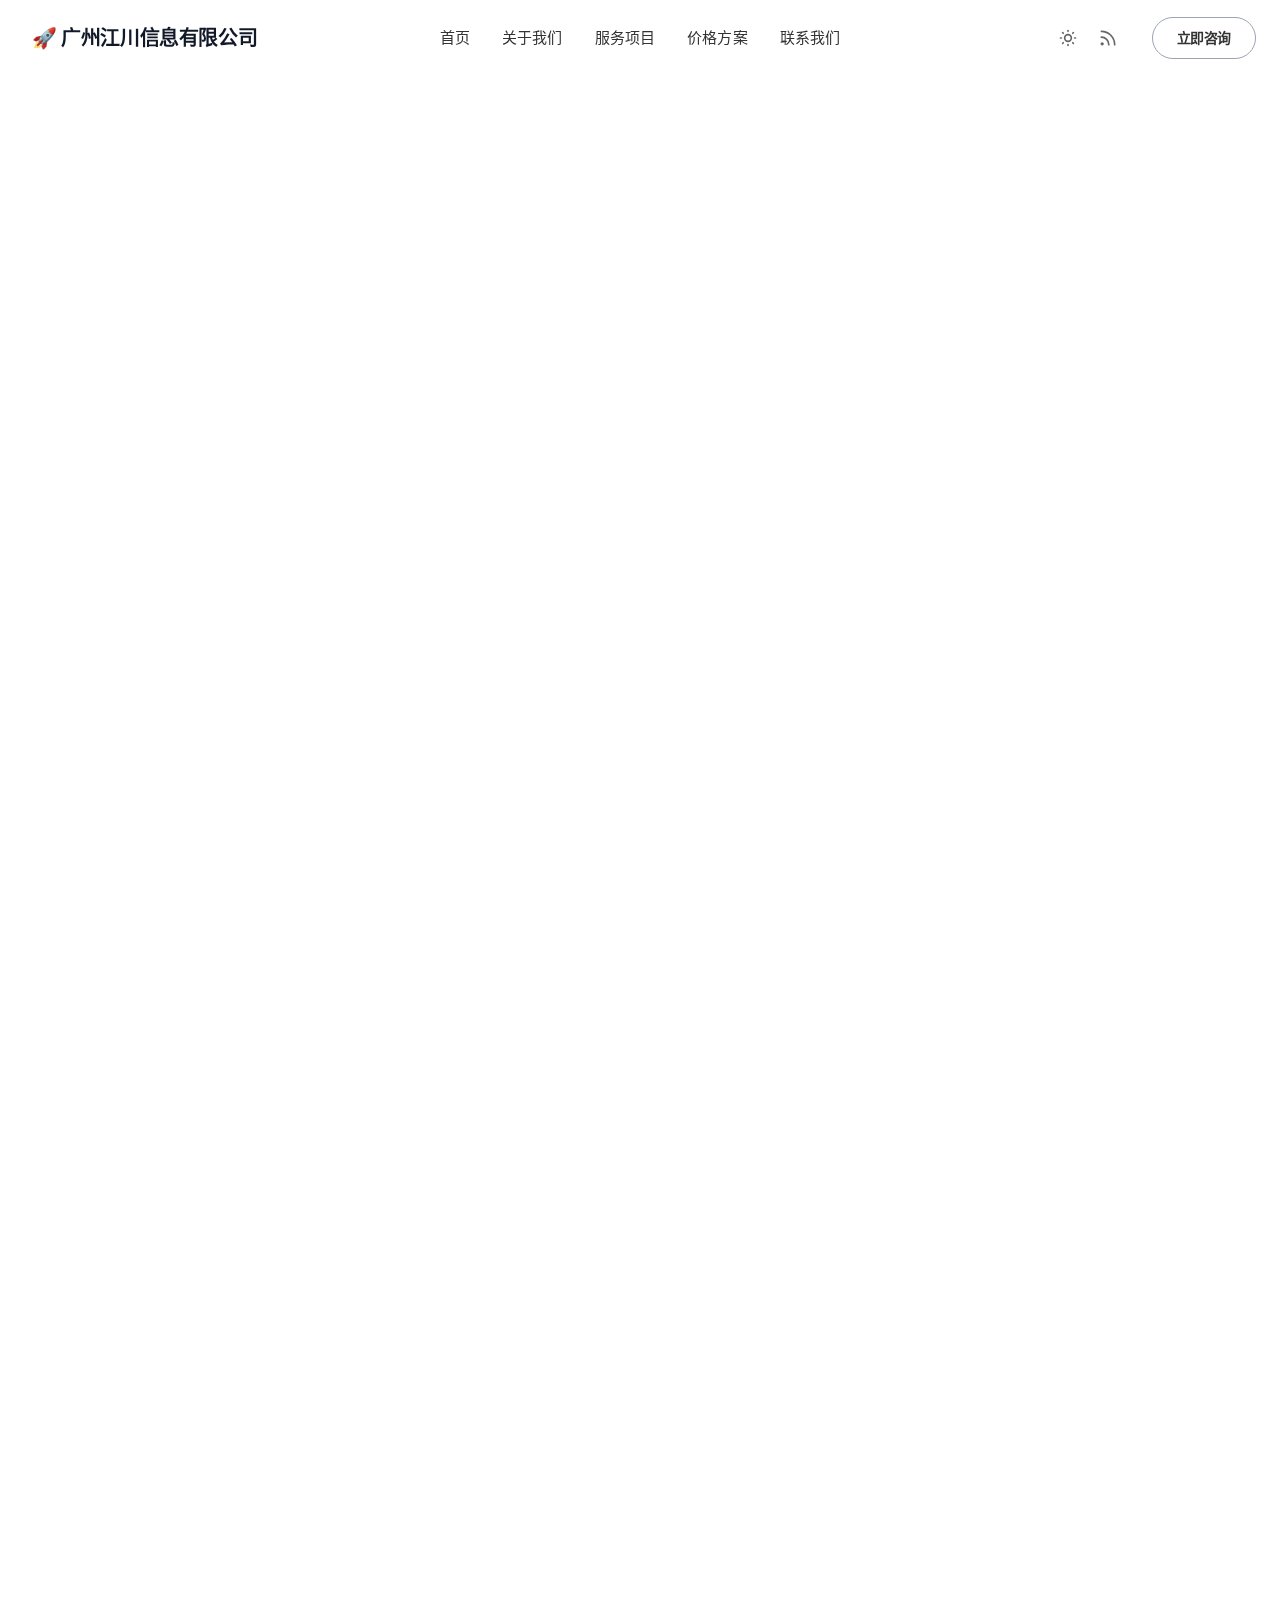
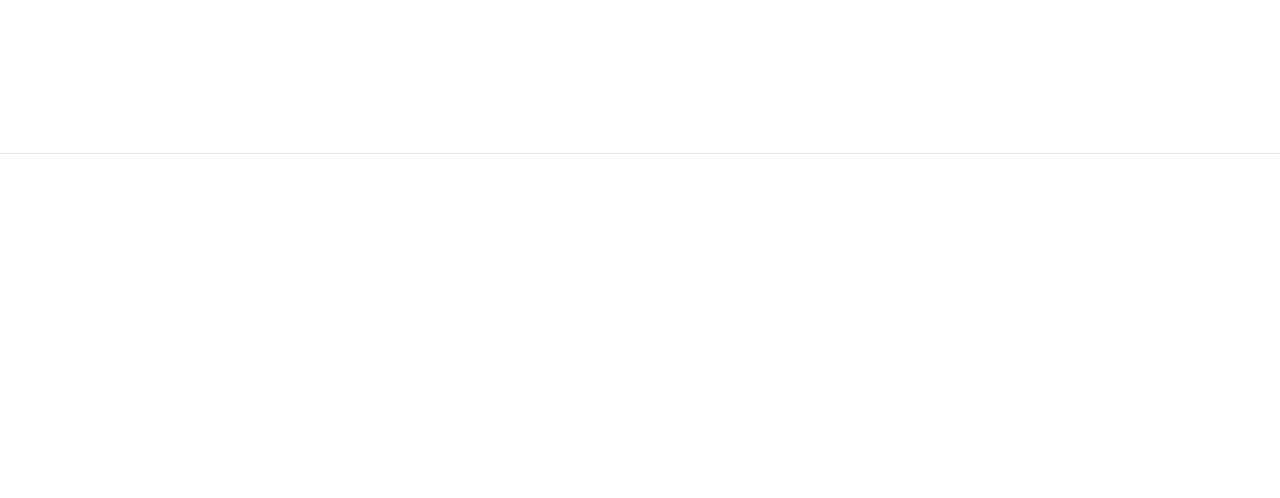
<file: contact/index.html>
<!DOCTYPE html><html class="2xl:text-[20px]" dir="ltr" lang="zh-CN"><head><meta charset="UTF-8"><meta content="width=device-width,initial-scale=1" name="viewport"><link href="/sitemap-index.xml" rel="sitemap"><link href="/_astro/favicon.CGiRCjPI.ico" rel="shortcut icon"><link href="/_astro/favicon.vp_fBu0c.svg" rel="icon" type="image/svg+xml"><link href="/_astro/favicon.vp_fBu0c.svg" rel="mask-icon" color="#8D46E7"><link href="/_astro/apple-touch-icon.DHIlG7dp.png" rel="apple-touch-icon" sizes="180x180"><style>:root{--aw-font-sans:'Noto Sans SC','Inter Variable',-apple-system,BlinkMacSystemFont,sans-serif;--aw-font-serif:'Noto Sans SC','Inter Variable',serif;--aw-font-heading:'Noto Sans SC','Inter Variable',sans-serif;--aw-color-primary:rgb(0, 102, 204);--aw-color-secondary:rgb(0, 76, 153);--aw-color-accent:rgb(0, 168, 107);--aw-color-text-heading:rgb(26, 26, 26);--aw-color-text-default:rgb(51, 51, 51);--aw-color-text-muted:rgb(102, 102, 102);--aw-color-bg-page:rgb(255, 255, 255);--aw-color-bg-page-dark:rgb(10, 25, 41)}.dark{--aw-font-sans:'Noto Sans SC','Inter Variable',-apple-system,BlinkMacSystemFont,sans-serif;--aw-font-serif:'Noto Sans SC','Inter Variable',serif;--aw-font-heading:'Noto Sans SC','Inter Variable',sans-serif;--aw-color-primary:rgb(66, 153, 225);--aw-color-secondary:rgb(49, 130, 206);--aw-color-accent:rgb(72, 187, 120);--aw-color-text-heading:rgb(247, 250, 252);--aw-color-text-default:rgb(226, 232, 240);--aw-color-text-muted:rgb(160, 174, 192);--aw-color-bg-page:rgb(10, 25, 41)}</style><script>!function(){const e="system";function t(e){"dark"===e?document.documentElement.classList.add("dark"):document.documentElement.classList.remove("dark");const t=document.querySelectorAll("[data-aw-toggle-color-scheme] > input");t&&t.length&&t.forEach((t=>{t.checked="dark"!==e}))}e&&e.endsWith(":only")||(localStorage.theme,0)?t(e.replace(":only","")):"dark"===localStorage.theme||!("theme"in localStorage)&&window.matchMedia("(prefers-color-scheme: dark)").matches?t("dark"):t("light")}()</script><title>联系我们 — 广州江川信息有限公司</title><meta content="广州江川信息有限公司 - 专业的信息技术服务提供商,致力于为企业提供优质的数字化解决方案、软件开发、系统集成等服务。" name="description"><meta content="index,follow" name="robots"><link href="https://astrowind.vercel.app/contact" rel="canonical"><meta content="联系我们" property="og:title"><meta content="广州江川信息有限公司 - 专业的信息技术服务提供商,致力于为企业提供优质的数字化解决方案、软件开发、系统集成等服务。" property="og:description"><meta content="https://astrowind.vercel.app/contact" property="og:url"><meta content="website" property="og:type"><meta content="https://astrowind.vercel.app/_astro/default.CZ816Hke_Rl6lb.jpg" property="og:image"><meta content="1200" property="og:image:width"><meta content="628" property="og:image:height"><meta content="zh-CN" property="og:locale"><meta content="广州江川信息有限公司" property="og:site_name"><meta content="summary_large_image" name="twitter:card"><meta content="@arthelokyo" name="twitter:site"><meta content="@arthelokyo" name="twitter:creator"><meta content="orcPxI47GSa-cRvY11tUe6iGg2IO_RPvnA1q95iEM3M" name="google-site-verification"><meta content="true" name="astro-view-transitions-enabled"><meta content="swap" name="astro-view-transitions-fallback"><script src="/_astro/ClientRouter.astro_astro_type_script_index_0_lang.CDGfc0hd.js" type="module"></script><link href="/_astro/privacy.B6QRI9Jz.css" rel="stylesheet"></head><body class="antialiased bg-page text-default tracking-tight"><header class="w-full mx-auto border-b border-gray-50/0 ease-in-out flex-none sticky top-0 transition-[opacity] z-40" data-aw-sticky-header="true" id="header"><div class="absolute inset-0"></div><div class="relative max-w-7xl mx-auto md:px-6 text-default md:grid md:grid-cols-3 md:items-center px-3 py-3 w-full"><div class="flex justify-between"><a class="flex items-center" href="/"><span class="font-bold dark:text-white md:text-xl ml-2 rtl:ml-0 rtl:mr-2 self-center text-2xl text-gray-900 whitespace-nowrap">🚀 广州江川信息有限公司</span></a><div class="flex items-center md:hidden"><button class="flex flex-col cursor-pointer group h-12 items-center justify-center rounded w-12" type="button" aria-label="Toggle Menu" data-aw-toggle-menu><span class="sr-only">Toggle Menu</span> <span class="w-6 bg-black dark:bg-white duration-200 ease h-0.5 my-1 opacity-80 rounded-full transform transition group-[.expanded]:rotate-45 group-[.expanded]:translate-y-2.5" aria-hidden="true"></span> <span class="w-6 bg-black dark:bg-white duration-200 ease h-0.5 my-1 opacity-80 rounded-full transform transition group-[.expanded]:opacity-0" aria-hidden="true"></span> <span class="w-6 bg-black dark:bg-white duration-200 ease h-0.5 my-1 opacity-80 rounded-full transform transition group-[.expanded]:-rotate-45 group-[.expanded]:-translate-y-2.5" aria-hidden="true"></span></button></div></div><nav aria-label="Main navigation" class="w-full md:w-auto items-center hidden md:flex md:justify-self-center md:mx-5 md:overflow-x-auto md:overflow-y-visible overflow-x-hidden overflow-y-auto text-default"><ul class="flex flex-col w-full font-medium md:flex-row md:justify-center md:self-center md:text-[0.9375rem] md:w-auto text-xl tracking-[0.01rem]"><li class><a class="flex items-center dark:hover:text-white hover:text-link px-4 py-3 whitespace-nowrap" href="/">首页</a></li><li class><a class="flex items-center dark:hover:text-white hover:text-link px-4 py-3 whitespace-nowrap" href="/about">关于我们</a></li><li class><a class="flex items-center dark:hover:text-white hover:text-link px-4 py-3 whitespace-nowrap" href="/services">服务项目</a></li><li class><a class="flex items-center dark:hover:text-white hover:text-link px-4 py-3 whitespace-nowrap" href="/pricing">价格方案</a></li><li class><a class="flex items-center dark:hover:text-white hover:text-link px-4 py-3 whitespace-nowrap aw-link-active" href="/contact">联系我们</a></li></ul></nav><div class="w-full md:w-auto items-center hidden md:flex bottom-0 fixed justify-end left-0 md:justify-self-end md:mb-0 md:p-0 md:self-center md:static p-3 rtl:left-auto rtl:right-0"><div class="flex items-center justify-between md:w-auto w-full"><div class="flex"><button class="text-muted dark:text-gray-400 dark:focus:ring-gray-700 dark:hover:bg-gray-700 focus:outline-none focus:ring-4 focus:ring-gray-200 hover:bg-gray-100 inline-flex items-center p-2.5 rounded-lg text-sm" type="button" aria-label="Toggle between Dark and Light mode" data-aw-toggle-color-scheme><svg class="w-6 h-6 md:h-5 md:inline-block md:w-5" data-icon="tabler:sun" height="1em" width="1em"><symbol id="ai:tabler:sun" viewBox="0 0 24 24"><path d="M8 12a4 4 0 1 0 8 0a4 4 0 1 0-8 0m-5 0h1m8-9v1m8 8h1m-9 8v1M5.6 5.6l.7.7m12.1-.7l-.7.7m0 11.4l.7.7m-12.1-.7l-.7.7" fill="none" stroke="currentColor" stroke-linecap="round" stroke-linejoin="round" stroke-width="2"/></symbol><use href="#ai:tabler:sun"></use></svg></button> <a class="text-muted dark:text-gray-400 dark:focus:ring-gray-700 dark:hover:bg-gray-700 focus:outline-none focus:ring-4 focus:ring-gray-200 hover:bg-gray-100 inline-flex items-center p-2.5 rounded-lg text-sm" href="/rss.xml" aria-label="RSS Feed"><svg class="h-5 w-5" data-icon="tabler:rss" height="1em" width="1em"><symbol id="ai:tabler:rss" viewBox="0 0 24 24"><path d="M4 19a1 1 0 1 0 2 0a1 1 0 1 0-2 0M4 4a16 16 0 0 1 16 16M4 11a9 9 0 0 1 9 9" fill="none" stroke="currentColor" stroke-linecap="round" stroke-linejoin="round" stroke-width="2"/></symbol><use href="#ai:tabler:rss"></use></svg></a></div><span class="rtl:ml-0 ml-4 rtl:mr-4"><a class="text-sm btn-secondary font-semibold md:px-6 ml-2 px-5.5 py-2.5 shadow-none w-auto" href="/contact">立即咨询</a></span></div></div></div></header><main><section class="relative not-prose md:-mt-[76px]"><div class="absolute inset-0 pointer-events-none" aria-hidden="true"></div><div class="relative max-w-7xl mx-auto px-4 sm:px-6"><div class="pointer-events-none md:pt-[76px] pt-0"></div><div class="md:pb-8 md:py-20 pb-8 py-12"><div class="text-center max-w-5xl mx-auto"><p class="font-bold intersect-once intersect-quarter motion-safe:md:intersect:animate-fade motion-safe:md:opacity-0 dark:text-blue-200 text-base text-secondary tracking-wide uppercase">联系我们</p><h1 class="font-bold font-heading leading-tighter tracking-tighter dark:text-gray-200 intersect-once intersect-quarter mb-4 md:text-6xl motion-safe:md:intersect:animate-fade motion-safe:md:opacity-0 text-5xl">让我们开始合作!</h1><div class="max-w-3xl mx-auto"><div class="flex flex-col intersect-once intersect-quarter motion-safe:md:intersect:animate-fade motion-safe:md:opacity-0 flex-nowrap gap-4 m-auto max-w-xs sm:flex-row sm:justify-center sm:max-w-md"></div></div></div></div></div></section><section class="relative not-prose scroll-mt-[72px]" id="form"><div class="absolute inset-0 pointer-events-none -z-[1]" aria-hidden="true"><div class="absolute inset-0"></div></div><div class="relative intersect-no-queue intersect-once intersect-quarter motion-safe:md:intersect:animate-fade motion-safe:md:opacity-0 max-w-7xl mx-auto px-4 lg:py-20 md:px-6 md:py-16 py-12 text-default"><div class="text-center max-w-3xl mb-8 md:mb-12 md:mx-auto"><h2 class="font-bold font-heading leading-tighter tracking-tighter md:text-4xl text-3xl text-heading">立即与我们联系!</h2><p class="text-muted mt-4 text-xl">如需快速解答,请查看我们的常见问题部分。您可能会在那里找到您需要的答案!如果没有,我们的支持团队随时为您服务。</p></div><div class="flex flex-col backdrop-blur bg-white border dark:bg-slate-900 rounded-lg border-gray-200 dark:border-gray-700 lg:p-8 max-w-xl mx-auto p-4 shadow sm:p-6 w-full"><form><div class="mb-6"><label class="text-sm block font-medium" for="name">姓名</label> <input class="px-4 py-3 bg-white block border border-gray-200 dark:bg-slate-900 dark:border-gray-700 rounded-lg text-md w-full" id="name" name="name" type="text" autocomplete="on" placeholder></div><div class="mb-6"><label class="text-sm block font-medium" for="email">邮箱</label> <input class="px-4 py-3 bg-white block border border-gray-200 dark:bg-slate-900 dark:border-gray-700 rounded-lg text-md w-full" id="email" name="email" type="email" autocomplete="on" placeholder></div><div><label class="text-sm block font-medium" for="textarea">留言内容</label> <textarea class="px-4 py-3 bg-white block border border-gray-200 dark:bg-slate-900 dark:border-gray-700 rounded-lg text-md w-full" id="textarea" name="message" rows="4"></textarea></div><div class="flex items-start mt-3"><div class="flex mt-0.5"><input class="px-4 py-3 bg-white block border border-gray-200 dark:bg-slate-900 dark:border-gray-700 rounded-lg text-md w-full cursor-pointer mt-1" id="disclaimer" name="disclaimer" type="checkbox"></div><div class="ml-3"><label class="dark:text-gray-400 text-sm text-gray-600 cursor-pointer select-none" for="disclaimer">提交此联系表单即表示您确认并同意收集您的个人信息。</label></div></div><div class="grid mt-10"><button class="btn-primary" type="submit">Contact us</button></div><div class="text-center mt-3"><p class="dark:text-gray-400 text-sm text-gray-600">我们的支持团队通常会在24小时内回复。</p></div></form></div></div></section><section class="relative not-prose scroll-mt-[72px]"><div class="absolute inset-0 pointer-events-none -z-[1]" aria-hidden="true"><div class="absolute inset-0"></div></div><div class="relative intersect-no-queue intersect-once intersect-quarter motion-safe:md:intersect:animate-fade motion-safe:md:opacity-0 max-w-7xl mx-auto px-4 lg:py-20 md:px-6 md:py-16 py-12 text-default"><div class="text-center max-w-3xl mb-8 md:mb-12 md:mx-auto"><h2 class="font-bold font-heading leading-tighter tracking-tighter md:text-4xl text-3xl text-heading">我们随时为您服务!</h2></div><div class="gap-4 grid lg:grid-cols-3 md:gap-6 sm:gap-y-8 sm:grid-cols-2"><div class="flex flex-col backdrop-blur bg-white border dark:bg-slate-900 rounded-lg border-[#ffffff29] dark:shadow-[0_4px_30px_rgba(0,0,0,0.1)] intersect-no-queue intersect-once intersect-quarter motion-safe:md:intersect:animate-fade motion-safe:md:opacity-0 p-6 relative shadow-[0_4px_30px_rgba(0,0,0,0.1)]"><div class="font-bold text-xl">综合支持</div><p class="text-muted mt-2">如有账户管理、网站导航、支付问题、访问已购买服务或网站功能相关的一般问题,请与我们联系。</p></div><div class="flex flex-col backdrop-blur bg-white border dark:bg-slate-900 rounded-lg border-[#ffffff29] dark:shadow-[0_4px_30px_rgba(0,0,0,0.1)] intersect-no-queue intersect-once intersect-quarter motion-safe:md:intersect:animate-fade motion-safe:md:opacity-0 p-6 relative shadow-[0_4px_30px_rgba(0,0,0,0.1)]"><div class="font-bold text-xl">销售咨询</div><p class="text-muted mt-2">如有购买咨询、定制选项、商业使用许可、特定服务咨询等问题,请与我们联系。</p></div><div class="flex flex-col backdrop-blur bg-white border dark:bg-slate-900 rounded-lg border-[#ffffff29] dark:shadow-[0_4px_30px_rgba(0,0,0,0.1)] intersect-no-queue intersect-once intersect-quarter motion-safe:md:intersect:animate-fade motion-safe:md:opacity-0 p-6 relative shadow-[0_4px_30px_rgba(0,0,0,0.1)]"><div class="font-bold text-xl">技术支持</div><p class="text-muted mt-2">如遇到系统安装问题、编辑困难、兼容性问题、下载错误或其他技术挑战,请与我们联系。</p></div><div class="flex flex-col backdrop-blur bg-white border dark:bg-slate-900 rounded-lg border-[#ffffff29] dark:shadow-[0_4px_30px_rgba(0,0,0,0.1)] intersect-no-queue intersect-once intersect-quarter motion-safe:md:intersect:animate-fade motion-safe:md:opacity-0 p-6 relative shadow-[0_4px_30px_rgba(0,0,0,0.1)]"><svg class="mb-6 h-12 text-primary w-12" data-icon="tabler:headset" height="1em" width="1em"><symbol id="ai:tabler:headset" viewBox="0 0 24 24"><g fill="none" stroke="currentColor" stroke-linecap="round" stroke-linejoin="round" stroke-width="2"><path d="M4 14v-3a8 8 0 1 1 16 0v3m-2 5c0 1.657-2.686 3-6 3"/><path d="M4 14a2 2 0 0 1 2-2h1a2 2 0 0 1 2 2v3a2 2 0 0 1-2 2H6a2 2 0 0 1-2-2zm11 0a2 2 0 0 1 2-2h1a2 2 0 0 1 2 2v3a2 2 0 0 1-2 2h-1a2 2 0 0 1-2-2z"/></g></symbol><use href="#ai:tabler:headset"></use></svg><div class="font-bold text-xl">电话</div><p class="text-muted mt-2">020-1234-5678</p></div><div class="flex flex-col backdrop-blur bg-white border dark:bg-slate-900 rounded-lg border-[#ffffff29] dark:shadow-[0_4px_30px_rgba(0,0,0,0.1)] intersect-no-queue intersect-once intersect-quarter motion-safe:md:intersect:animate-fade motion-safe:md:opacity-0 p-6 relative shadow-[0_4px_30px_rgba(0,0,0,0.1)]"><svg class="mb-6 h-12 text-primary w-12" data-icon="tabler:mail" height="1em" width="1em"><symbol id="ai:tabler:mail" viewBox="0 0 24 24"><g fill="none" stroke="currentColor" stroke-linecap="round" stroke-linejoin="round" stroke-width="2"><path d="M3 7a2 2 0 0 1 2-2h14a2 2 0 0 1 2 2v10a2 2 0 0 1-2 2H5a2 2 0 0 1-2-2z"/><path d="m3 7l9 6l9-6"/></g></symbol><use href="#ai:tabler:mail"></use></svg><div class="font-bold text-xl">邮箱</div><p class="text-muted mt-2">info@jiangchuan.com</p></div><div class="flex flex-col backdrop-blur bg-white border dark:bg-slate-900 rounded-lg border-[#ffffff29] dark:shadow-[0_4px_30px_rgba(0,0,0,0.1)] intersect-no-queue intersect-once intersect-quarter motion-safe:md:intersect:animate-fade motion-safe:md:opacity-0 p-6 relative shadow-[0_4px_30px_rgba(0,0,0,0.1)]"><svg class="mb-6 h-12 text-primary w-12" data-icon="tabler:map-pin" height="1em" width="1em"><symbol id="ai:tabler:map-pin" viewBox="0 0 24 24"><g fill="none" stroke="currentColor" stroke-linecap="round" stroke-linejoin="round" stroke-width="2"><path d="M9 11a3 3 0 1 0 6 0a3 3 0 0 0-6 0"/><path d="M17.657 16.657L13.414 20.9a2 2 0 0 1-2.827 0l-4.244-4.243a8 8 0 1 1 11.314 0"/></g></symbol><use href="#ai:tabler:map-pin"></use></svg><div class="font-bold text-xl">地址</div><p class="text-muted mt-2">广州市天河区科技园</p></div></div></div></section></main><footer class="relative not-prose border-gray-200 border-t dark:border-slate-800"><div class="absolute inset-0 pointer-events-none dark:bg-dark" aria-hidden="true"></div><div class="relative intersect-no-queue intersect-once intersect-quarter motion-safe:md:intersect:animate-fade motion-safe:md:opacity-0 max-w-7xl mx-auto px-4 dark:text-slate-300 sm:px-6"><div class="gap-4 grid gap-y-8 grid-cols-12 md:py-12 py-8 sm:gap-8"><div class="col-span-12 lg:col-span-4"><div class="mb-2"><a class="font-bold text-xl inline-block" href="/">广州江川信息有限公司</a></div><div class="text-muted text-sm flex gap-1"><a class="text-muted dark:text-gray-400 duration-150 ease-in-out hover:text-gray-700 hover:underline transition" href="/terms">服务条款</a> · <a class="text-muted dark:text-gray-400 duration-150 ease-in-out hover:text-gray-700 hover:underline transition" href="/privacy">隐私政策</a></div></div><div class="col-span-6 lg:col-span-2 md:col-span-3"><div class="mb-2 dark:text-gray-300 font-medium">公司信息</div><ul class="text-sm"><li class="mb-2"><a class="text-muted dark:text-gray-400 duration-150 ease-in-out hover:text-gray-700 hover:underline transition" href="/about">关于我们</a></li><li class="mb-2"><a class="text-muted dark:text-gray-400 duration-150 ease-in-out hover:text-gray-700 hover:underline transition" href="/services">服务项目</a></li><li class="mb-2"><a class="text-muted dark:text-gray-400 duration-150 ease-in-out hover:text-gray-700 hover:underline transition" href="/pricing">价格方案</a></li><li class="mb-2"><a class="text-muted dark:text-gray-400 duration-150 ease-in-out hover:text-gray-700 hover:underline transition" href="/contact">联系我们</a></li></ul></div><div class="col-span-6 lg:col-span-2 md:col-span-3"><div class="mb-2 dark:text-gray-300 font-medium">服务支持</div><ul class="text-sm"><li class="mb-2"><a class="text-muted dark:text-gray-400 duration-150 ease-in-out hover:text-gray-700 hover:underline transition" href="#">技术文档</a></li><li class="mb-2"><a class="text-muted dark:text-gray-400 duration-150 ease-in-out hover:text-gray-700 hover:underline transition" href="#">常见问题</a></li><li class="mb-2"><a class="text-muted dark:text-gray-400 duration-150 ease-in-out hover:text-gray-700 hover:underline transition" href="#">在线支持</a></li><li class="mb-2"><a class="text-muted dark:text-gray-400 duration-150 ease-in-out hover:text-gray-700 hover:underline transition" href="/terms">服务条款</a></li></ul></div><div class="col-span-6 lg:col-span-2 md:col-span-3"><div class="mb-2 dark:text-gray-300 font-medium">解决方案</div><ul class="text-sm"><li class="mb-2"><a class="text-muted dark:text-gray-400 duration-150 ease-in-out hover:text-gray-700 hover:underline transition" href="#">软件开发</a></li><li class="mb-2"><a class="text-muted dark:text-gray-400 duration-150 ease-in-out hover:text-gray-700 hover:underline transition" href="#">系统集成</a></li><li class="mb-2"><a class="text-muted dark:text-gray-400 duration-150 ease-in-out hover:text-gray-700 hover:underline transition" href="#">数字化转型</a></li><li class="mb-2"><a class="text-muted dark:text-gray-400 duration-150 ease-in-out hover:text-gray-700 hover:underline transition" href="#">技术咨询</a></li></ul></div><div class="col-span-6 lg:col-span-2 md:col-span-3"><div class="mb-2 dark:text-gray-300 font-medium">联系方式</div><ul class="text-sm"><li class="mb-2"><a class="text-muted dark:text-gray-400 duration-150 ease-in-out hover:text-gray-700 hover:underline transition" href="#">电话: 020-1234-5678</a></li><li class="mb-2"><a class="text-muted dark:text-gray-400 duration-150 ease-in-out hover:text-gray-700 hover:underline transition" href="#">邮箱: info@jiangchuan.com</a></li><li class="mb-2"><a class="text-muted dark:text-gray-400 duration-150 ease-in-out hover:text-gray-700 hover:underline transition" href="#">地址: 广州市天河区</a></li></ul></div></div><div class="md:flex md:items-center md:justify-between md:py-8 py-6"><ul class="flex -ml-2 mb-4 md:mb-0 md:ml-4 md:order-1 rtl:-mr-2 rtl:md:ml-0 rtl:md:mr-4 rtl:ml-0"><li><a class="text-muted dark:text-gray-400 dark:focus:ring-gray-700 dark:hover:bg-gray-700 focus:outline-none focus:ring-4 focus:ring-gray-200 hover:bg-gray-100 inline-flex items-center p-2.5 rounded-lg text-sm" href="#" aria-label="微信"><svg class="h-5 w-5" data-icon="tabler:brand-wechat" height="1em" width="1em"><symbol id="ai:tabler:brand-wechat" viewBox="0 0 24 24"><g fill="none" stroke="currentColor" stroke-linecap="round" stroke-linejoin="round" stroke-width="2"><path d="M16.5 10c3.038 0 5.5 2.015 5.5 4.5c0 1.397-.778 2.645-2 3.47V20l-1.964-1.178A6.7 6.7 0 0 1 16.5 19c-3.038 0-5.5-2.015-5.5-4.5s2.462-4.5 5.5-4.5"/><path d="M11.197 15.698c-.69.196-1.43.302-2.197.302a8 8 0 0 1-2.612-.432L4 17v-2.801C2.763 13.117 2 11.635 2 10c0-3.314 3.134-6 7-6c3.782 0 6.863 2.57 7 5.785v.233M10 8h.01M7 8h.01M15 14h.01M18 14h.01"/></g></symbol><use href="#ai:tabler:brand-wechat"></use></svg></a></li><li><a class="text-muted dark:text-gray-400 dark:focus:ring-gray-700 dark:hover:bg-gray-700 focus:outline-none focus:ring-4 focus:ring-gray-200 hover:bg-gray-100 inline-flex items-center p-2.5 rounded-lg text-sm" href="#" aria-label="微博"><svg class="h-5 w-5" data-icon="tabler:brand-weibo" height="1em" width="1em"><symbol id="ai:tabler:brand-weibo" viewBox="0 0 24 24"><path d="M19 14.127C19 17.2 15.498 20 11 20c-4.126 0-8-2.224-8-5.565c0-1.78.984-3.737 2.7-5.567c2.362-2.51 5.193-3.687 6.551-2.238c.415.44.752 1.39.749 2.062c2-1.615 4.308.387 3.5 2.693c1.26.557 2.5.538 2.5 2.742M15 4h1a5 5 0 0 1 5 5v1" fill="none" stroke="currentColor" stroke-linecap="round" stroke-linejoin="round" stroke-width="2"/></symbol><use href="#ai:tabler:brand-weibo"></use></svg></a></li><li><a class="text-muted dark:text-gray-400 dark:focus:ring-gray-700 dark:hover:bg-gray-700 focus:outline-none focus:ring-4 focus:ring-gray-200 hover:bg-gray-100 inline-flex items-center p-2.5 rounded-lg text-sm" href="#" aria-label="Facebook"><svg class="h-5 w-5" data-icon="tabler:brand-facebook" height="1em" width="1em"><symbol id="ai:tabler:brand-facebook" viewBox="0 0 24 24"><path d="M7 10v4h3v7h4v-7h3l1-4h-4V8a1 1 0 0 1 1-1h3V3h-3a5 5 0 0 0-5 5v2z" fill="none" stroke="currentColor" stroke-linecap="round" stroke-linejoin="round" stroke-width="2"/></symbol><use href="#ai:tabler:brand-facebook"></use></svg></a></li><li><a class="text-muted dark:text-gray-400 dark:focus:ring-gray-700 dark:hover:bg-gray-700 focus:outline-none focus:ring-4 focus:ring-gray-200 hover:bg-gray-100 inline-flex items-center p-2.5 rounded-lg text-sm" href="https://github.com/arthelokyo/astrowind" aria-label="Github"><svg class="h-5 w-5" data-icon="tabler:brand-github" height="1em" width="1em"><symbol id="ai:tabler:brand-github" viewBox="0 0 24 24"><path d="M9 19c-4.3 1.4-4.3-2.5-6-3m12 5v-3.5c0-1 .1-1.4-.5-2c2.8-.3 5.5-1.4 5.5-6a4.6 4.6 0 0 0-1.3-3.2a4.2 4.2 0 0 0-.1-3.2s-1.1-.3-3.5 1.3a12.3 12.3 0 0 0-6.2 0C6.5 2.8 5.4 3.1 5.4 3.1a4.2 4.2 0 0 0-.1 3.2A4.6 4.6 0 0 0 4 9.5c0 4.6 2.7 5.7 5.5 6c-.6.6-.6 1.2-.5 2V21" fill="none" stroke="currentColor" stroke-linecap="round" stroke-linejoin="round" stroke-width="2"/></symbol><use href="#ai:tabler:brand-github"></use></svg></a></li></ul><div class="text-sm dark:text-muted mr-4">© 2024 <a class="dark:text-muted text-blue-600 underline" href="#">广州江川信息有限公司</a> · 版权所有</div></div></div></footer><script>!function(){const e="system";if(window.basic_script)return;function t(e){"dark"===e?document.documentElement.classList.add("dark"):document.documentElement.classList.remove("dark")}window.basic_script=!0;const a=function(){e&&e.endsWith(":only")||(localStorage.theme,0)?t(e.replace(":only","")):"dark"===localStorage.theme||!("theme"in localStorage)&&window.matchMedia("(prefers-color-scheme: dark)").matches?t("dark"):t("light")};function d(e,t,a){const d="string"==typeof e?document.querySelectorAll(e):e;d&&d.length&&d.forEach((e=>{e.addEventListener(t,(t=>a(t,e)),!1)}))}a();const o=function(){let t=window.scrollY,a=!0;d("#header nav","click",(function(){document.querySelector("[data-aw-toggle-menu]")?.classList.remove("expanded"),document.body.classList.remove("overflow-hidden"),document.getElementById("header")?.classList.remove("h-screen"),document.getElementById("header")?.classList.remove("expanded"),document.getElementById("header")?.classList.remove("bg-page"),document.querySelector("#header nav")?.classList.add("hidden"),document.querySelector("#header > div > div:last-child")?.classList.add("hidden")})),d("[data-aw-toggle-menu]","click",(function(e,t){t.classList.toggle("expanded"),document.body.classList.toggle("overflow-hidden"),document.getElementById("header")?.classList.toggle("h-screen"),document.getElementById("header")?.classList.toggle("expanded"),document.getElementById("header")?.classList.toggle("bg-page"),document.querySelector("#header nav")?.classList.toggle("hidden"),document.querySelector("#header > div > div:last-child")?.classList.toggle("hidden")})),d("[data-aw-toggle-color-scheme]","click",(function(){e.endsWith(":only")||(Observer.removeAnimationDelay(),document.documentElement.classList.toggle("dark"),localStorage.theme=document.documentElement.classList.contains("dark")?"dark":"light")})),d("[data-aw-social-share]","click",(function(e,t){const a=t.getAttribute("data-aw-social-share"),d=encodeURIComponent(t.getAttribute("data-aw-url")),o=encodeURIComponent(t.getAttribute("data-aw-text"));let n;switch(a){case"facebook":n=`https://www.facebook.com/sharer.php?u=${d}`;break;case"twitter":n=`https://twitter.com/intent/tweet?url=${d}&text=${o}`;break;case"linkedin":n=`https://www.linkedin.com/shareArticle?mini=true&url=${d}&title=${o}`;break;case"whatsapp":n=`https://wa.me/?text=${o}%20${d}`;break;case"mail":n=`mailto:?subject=%22${o}%22&body=${o}%20${d}`;break;default:return}const c=document.createElement("a");c.target="_blank",c.href=n,c.click()}));function o(){const e=document.querySelector("#header[data-aw-sticky-header]");e&&(t>60&&!e.classList.contains("scroll")?e.classList.add("scroll"):t<=60&&e.classList.contains("scroll")&&e.classList.remove("scroll"),a=!1)}window.matchMedia("(max-width: 767px)").addEventListener("change",(function(){document.querySelector("[data-aw-toggle-menu]")?.classList.remove("expanded"),document.body.classList.remove("overflow-hidden"),document.getElementById("header")?.classList.remove("h-screen"),document.getElementById("header")?.classList.remove("expanded"),document.getElementById("header")?.classList.remove("bg-page"),document.querySelector("#header nav")?.classList.add("hidden"),document.querySelector("#header > div > div:last-child")?.classList.add("hidden")})),o(),d([document],"scroll",(function(){t=window.scrollY,a||(window.requestAnimationFrame((()=>{o()})),a=!0)}))},n=function(){document.documentElement.classList.add("motion-safe:scroll-smooth");const e=document.querySelector("[data-aw-toggle-menu]");e&&e.classList.remove("expanded"),document.body.classList.remove("overflow-hidden"),document.getElementById("header")?.classList.remove("h-screen"),document.getElementById("header")?.classList.remove("expanded"),document.querySelector("#header nav")?.classList.add("hidden")};window.onload=o,window.onpageshow=n,document.addEventListener("astro:after-swap",(()=>{a(),o(),n()}))}()</script><script>const Observer={observer:null,delayBetweenAnimations:100,animationCounter:0,elements:null,start(){this.elements=Array.from(document.querySelectorAll(['[class*=" intersect:"]','[class*=":intersect:"]','[class^="intersect:"]','[class="intersect"]','[class*=" intersect "]','[class^="intersect "]','[class$=" intersect"]'].join(",")));this.elements.forEach((t=>{var e;t.setAttribute("no-intersect",""),t._intersectionThreshold=(e=t).classList.contains("intersect-full")?.99:e.classList.contains("intersect-half")?.5:e.classList.contains("intersect-quarter")?.25:0}));this.observer=new IntersectionObserver((t=>{t.forEach((t=>{requestAnimationFrame((()=>{const e=t.target,s=t.intersectionRatio,n=e._intersectionThreshold;if(e.classList.contains("intersect-no-queue"))t.isIntersecting?(e.removeAttribute("no-intersect"),e.classList.contains("intersect-once")&&this.observer.unobserve(e)):e.setAttribute("no-intersect","");else if(s>=n){if(!e.hasAttribute("data-animated")){e.removeAttribute("no-intersect"),e.setAttribute("data-animated","true");const t=this.animationCounter*this.delayBetweenAnimations;this.animationCounter++,e.style.transitionDelay=`${t}ms`,e.style.animationDelay=`${t}ms`,e.classList.contains("intersect-once")&&this.observer.unobserve(e)}}else e.setAttribute("no-intersect",""),e.removeAttribute("data-animated"),e.style.transitionDelay="",e.style.animationDelay="",this.animationCounter=0}))}))}).bind(this),{threshold:[0,.25,.5,.99]}),this.elements.forEach((t=>{this.observer.observe(t)}))},removeAnimationDelay(){this.elements.forEach((t=>{"true"===t.getAttribute("data-animated")&&(t.style.transitionDelay="",t.style.animationDelay="")}))}};Observer.start(),document.addEventListener("astro:after-swap",(()=>{Observer.start()}))</script></body></html>
</file>
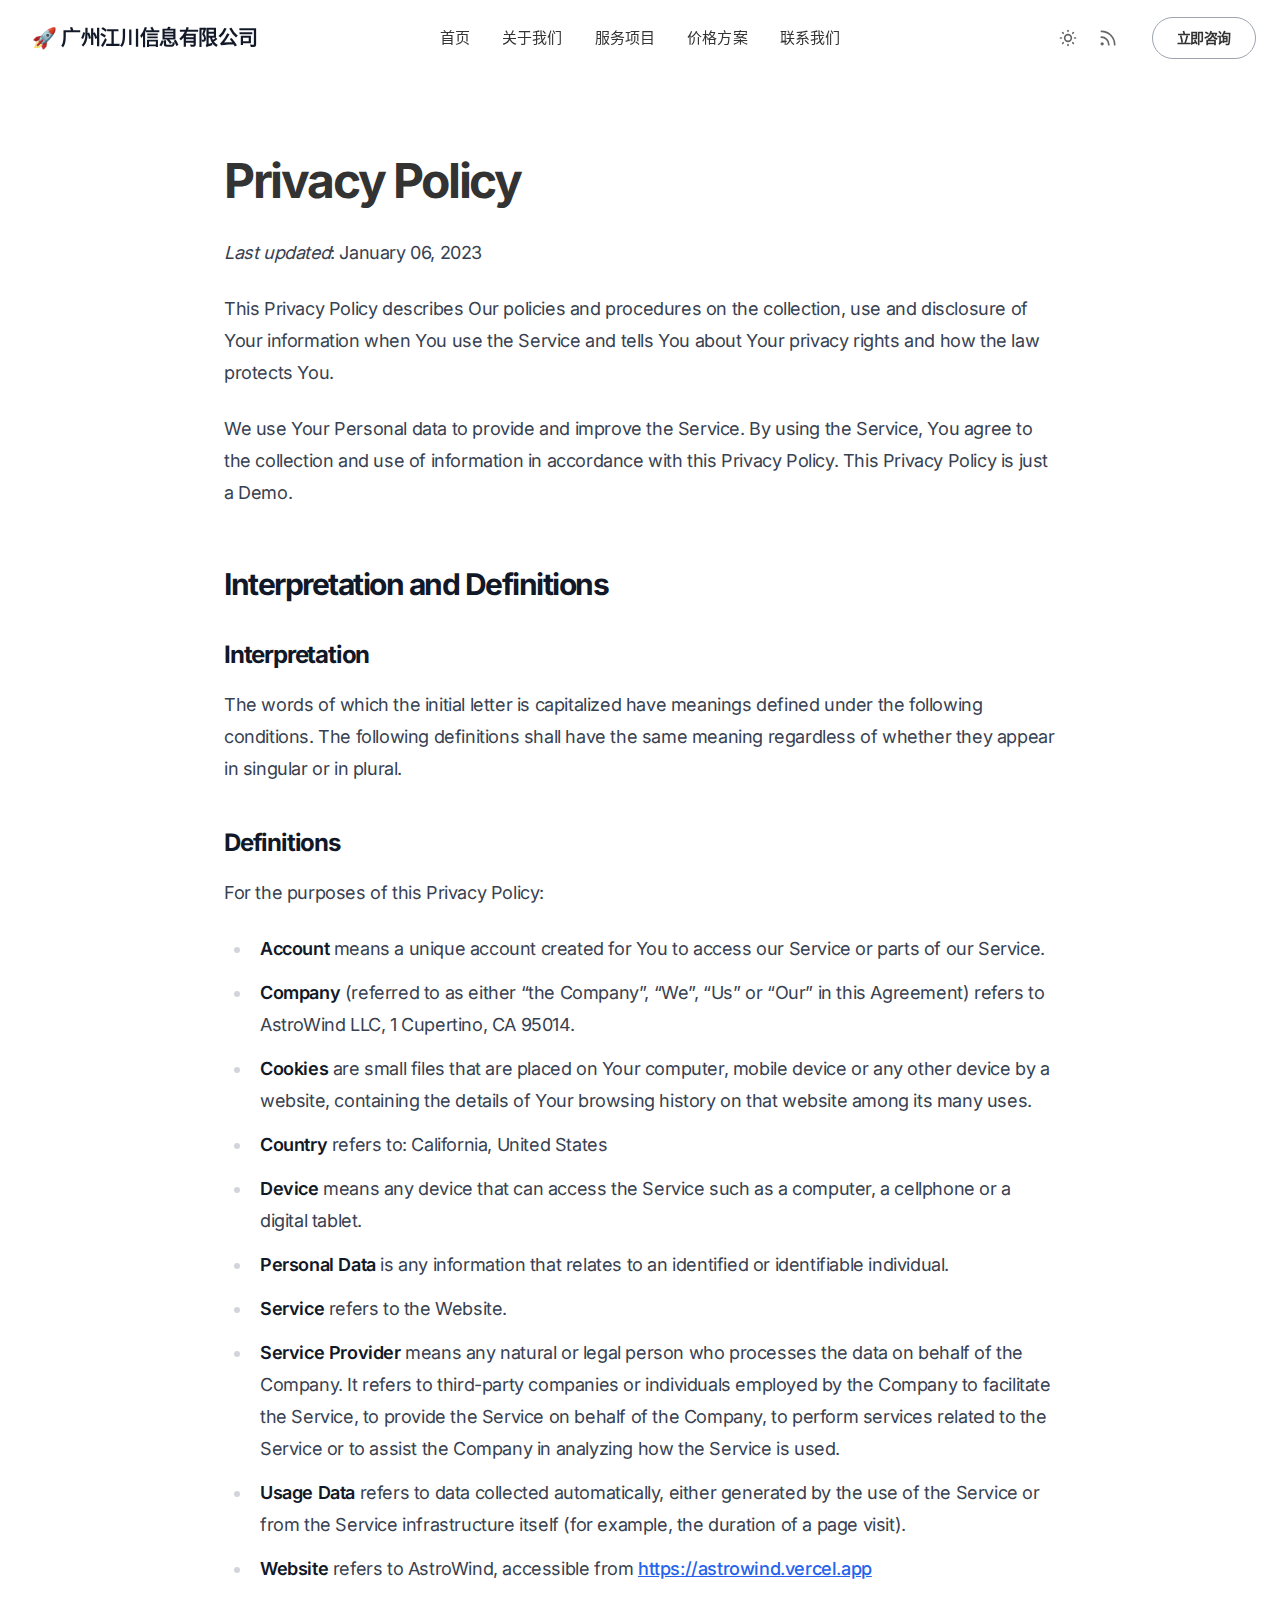
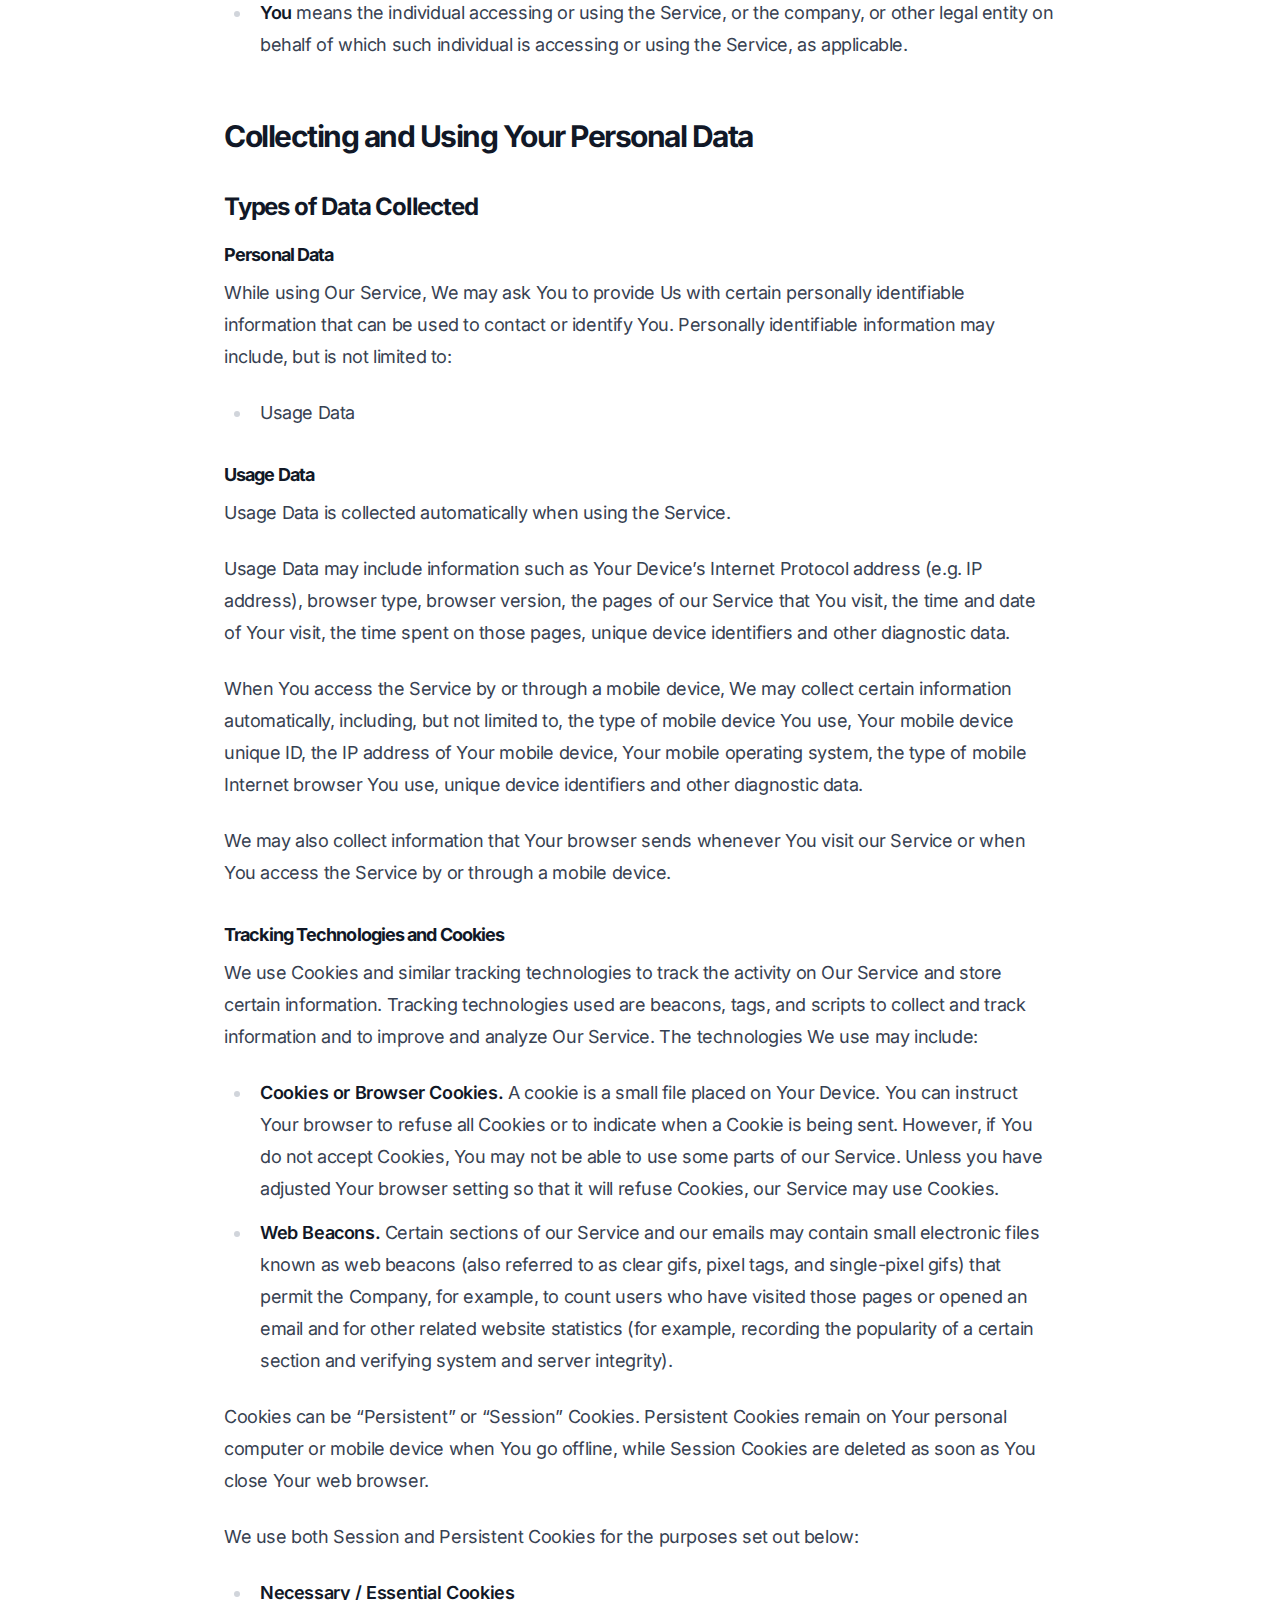
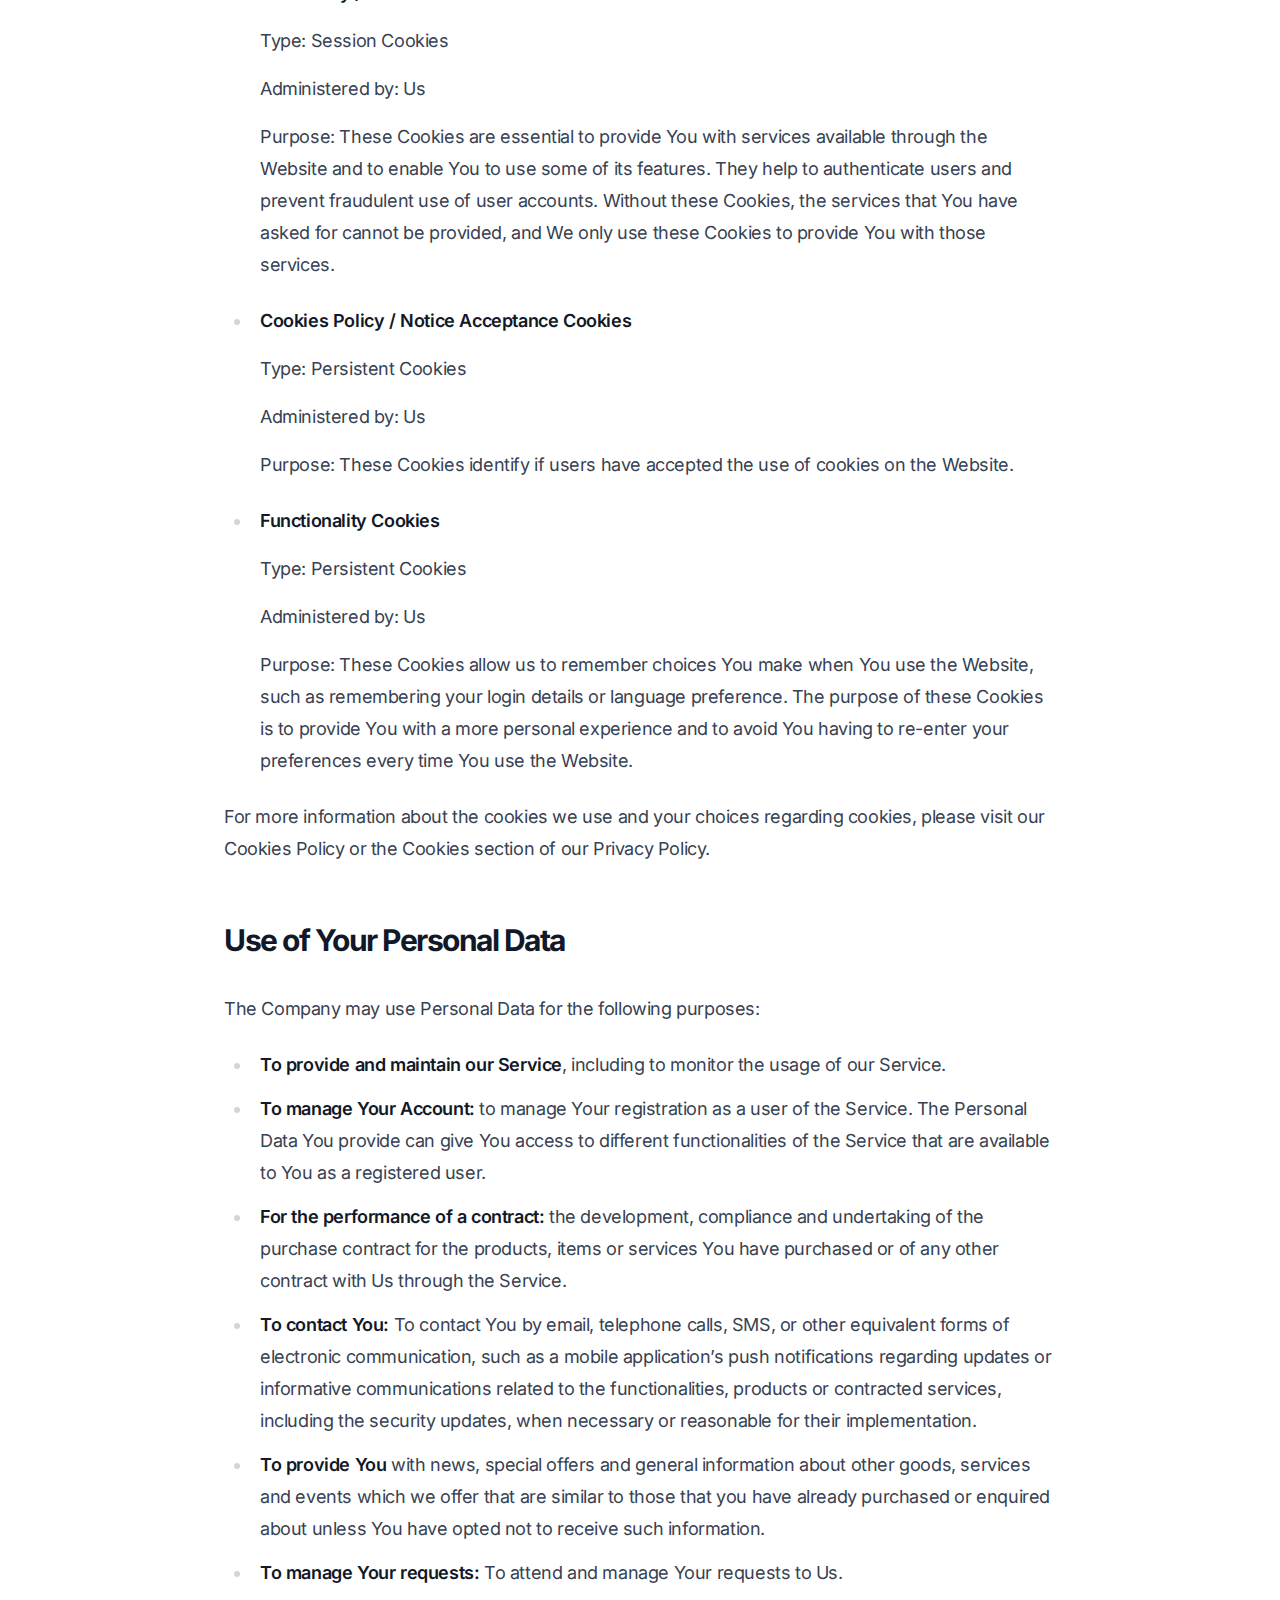
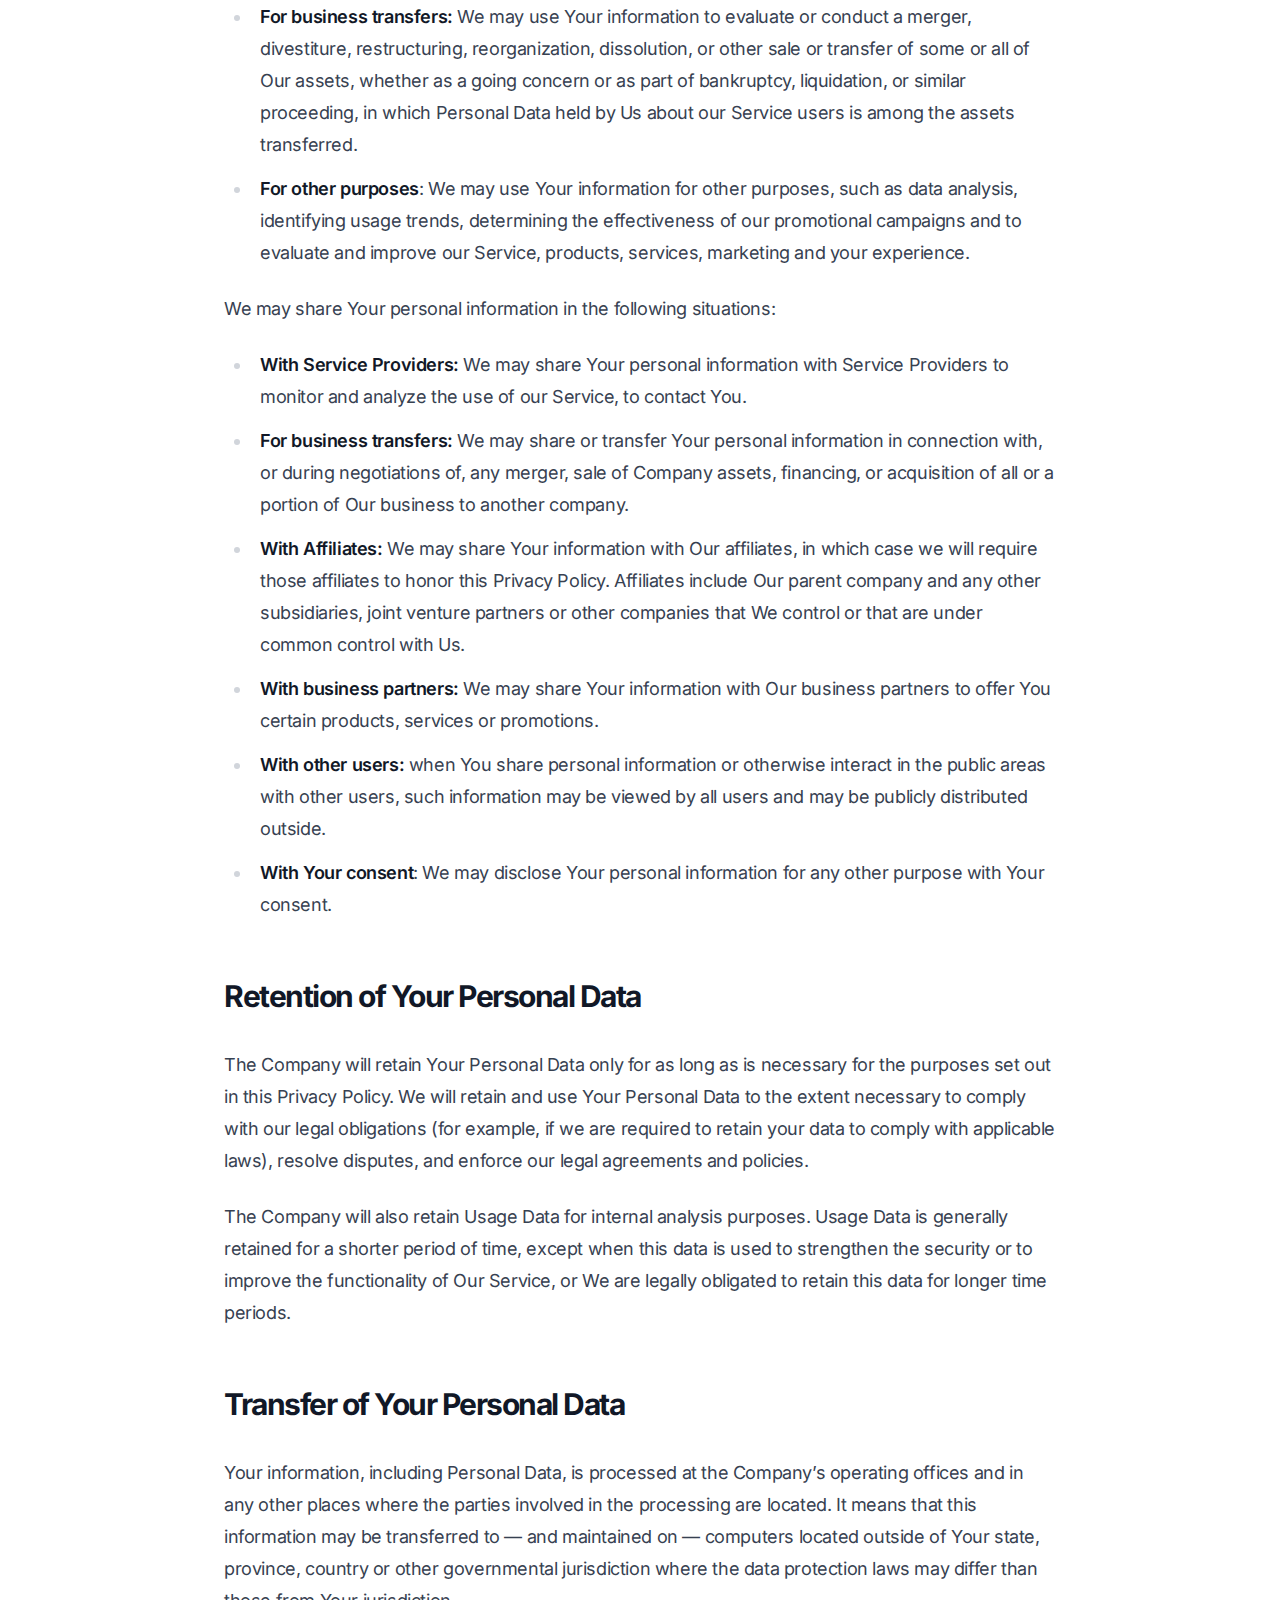
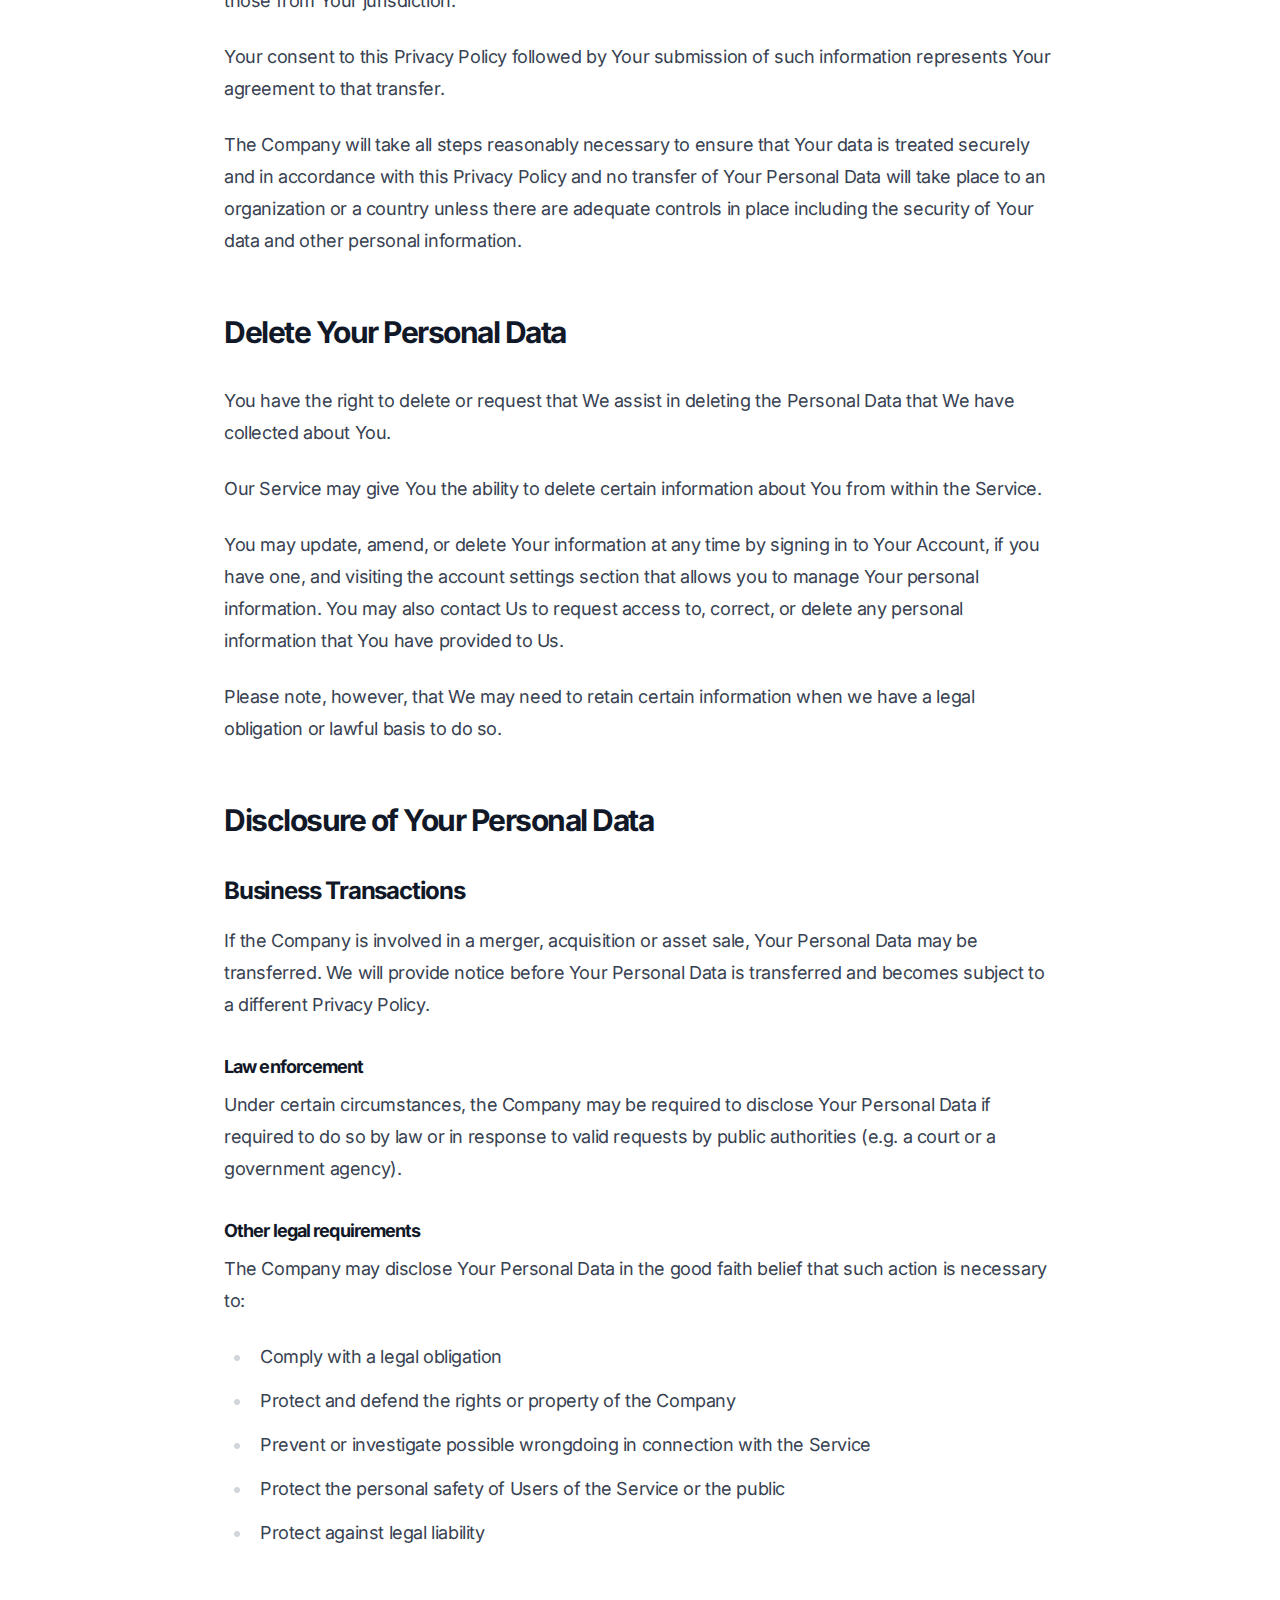
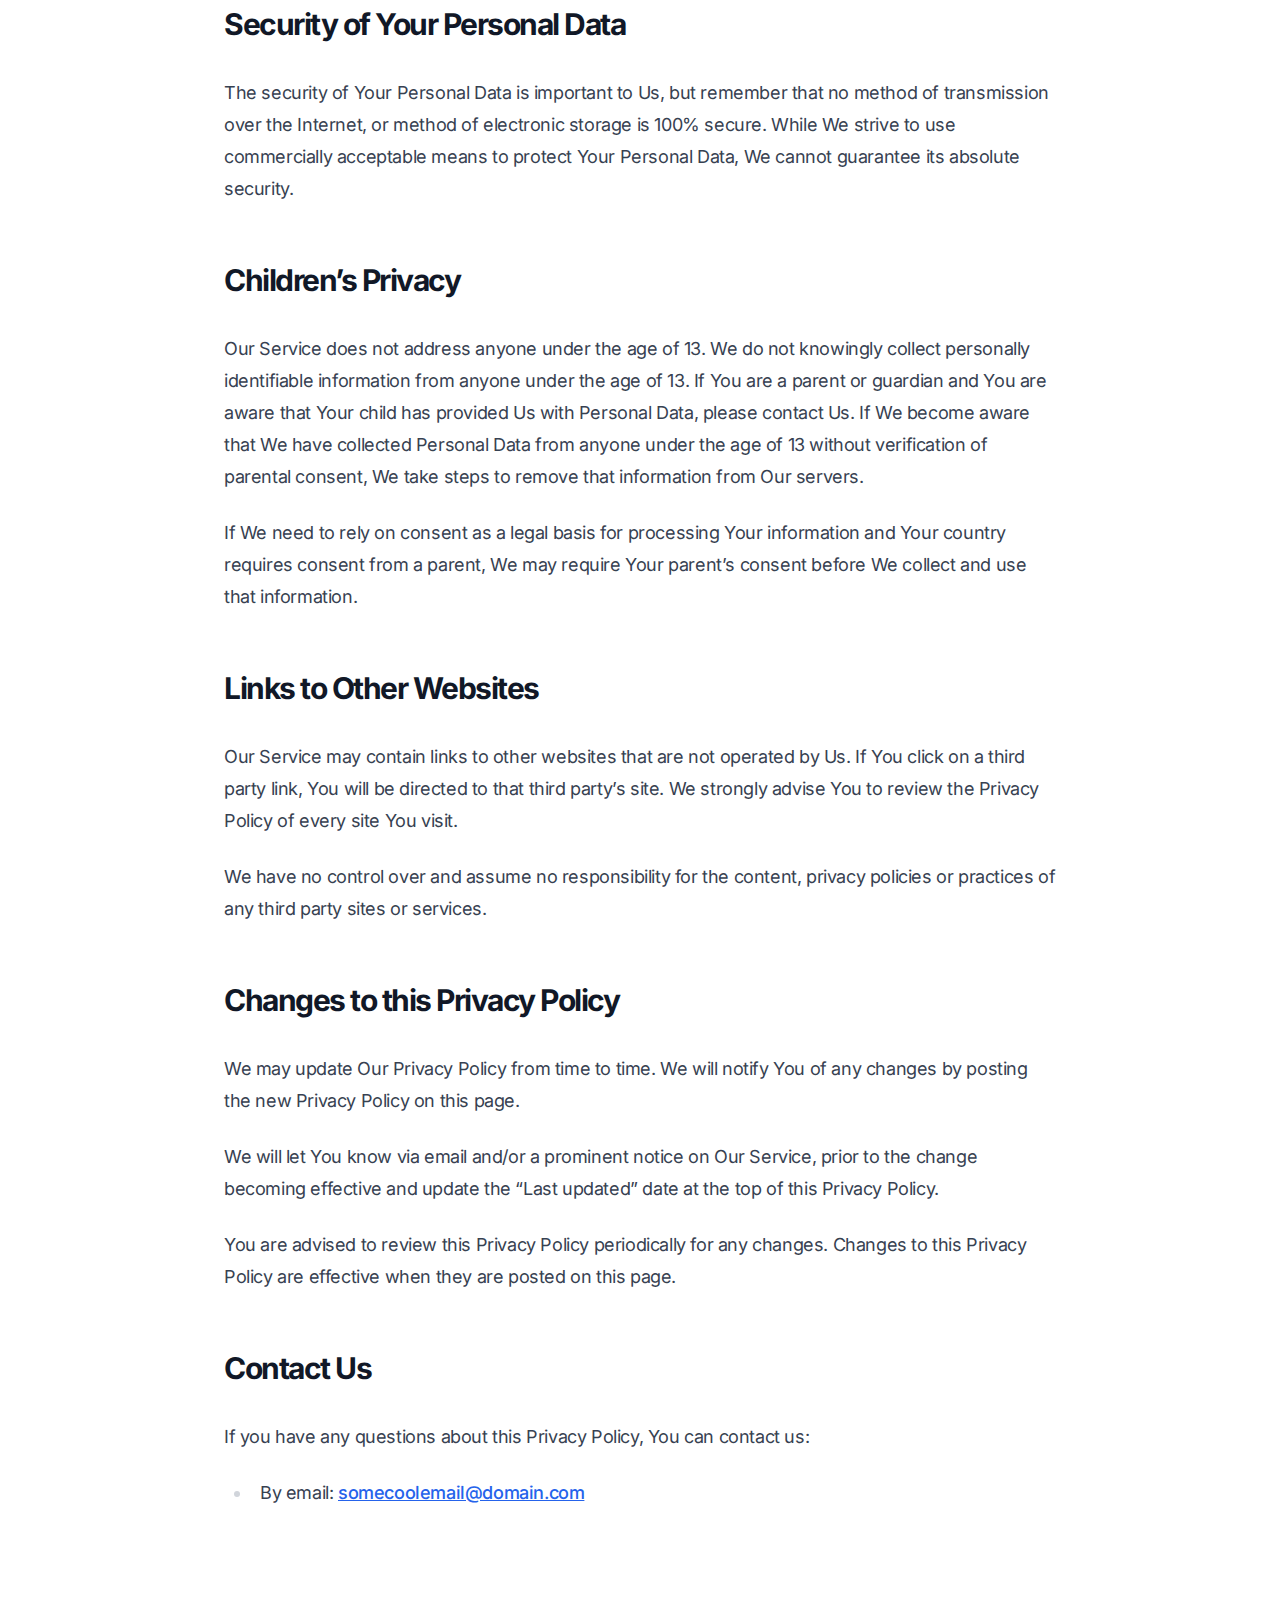
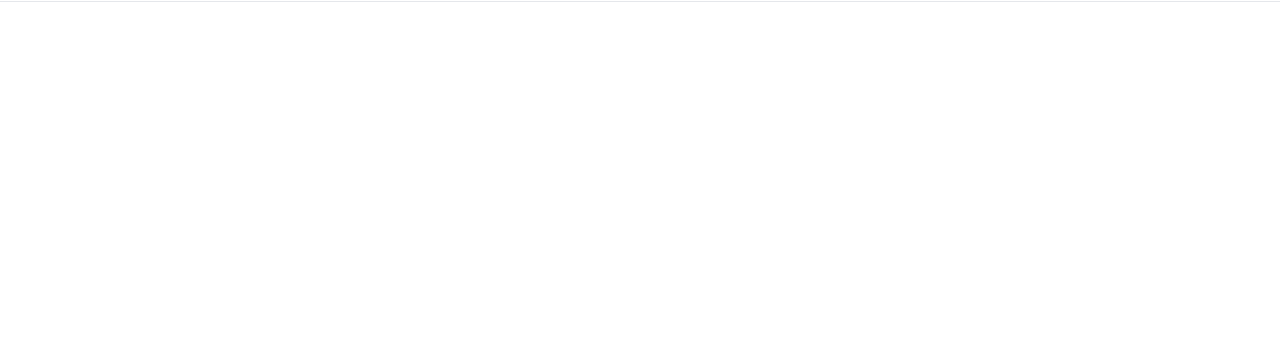
<file: privacy/index.html>
<!DOCTYPE html><html class="2xl:text-[20px]" dir="ltr" lang="zh-CN"><head><meta charset="UTF-8"><meta content="width=device-width,initial-scale=1" name="viewport"><link href="/sitemap-index.xml" rel="sitemap"><link href="/_astro/favicon.CGiRCjPI.ico" rel="shortcut icon"><link href="/_astro/favicon.vp_fBu0c.svg" rel="icon" type="image/svg+xml"><link href="/_astro/favicon.vp_fBu0c.svg" rel="mask-icon" color="#8D46E7"><link href="/_astro/apple-touch-icon.DHIlG7dp.png" rel="apple-touch-icon" sizes="180x180"><style>:root{--aw-font-sans:'Noto Sans SC','Inter Variable',-apple-system,BlinkMacSystemFont,sans-serif;--aw-font-serif:'Noto Sans SC','Inter Variable',serif;--aw-font-heading:'Noto Sans SC','Inter Variable',sans-serif;--aw-color-primary:rgb(0, 102, 204);--aw-color-secondary:rgb(0, 76, 153);--aw-color-accent:rgb(0, 168, 107);--aw-color-text-heading:rgb(26, 26, 26);--aw-color-text-default:rgb(51, 51, 51);--aw-color-text-muted:rgb(102, 102, 102);--aw-color-bg-page:rgb(255, 255, 255);--aw-color-bg-page-dark:rgb(10, 25, 41)}.dark{--aw-font-sans:'Noto Sans SC','Inter Variable',-apple-system,BlinkMacSystemFont,sans-serif;--aw-font-serif:'Noto Sans SC','Inter Variable',serif;--aw-font-heading:'Noto Sans SC','Inter Variable',sans-serif;--aw-color-primary:rgb(66, 153, 225);--aw-color-secondary:rgb(49, 130, 206);--aw-color-accent:rgb(72, 187, 120);--aw-color-text-heading:rgb(247, 250, 252);--aw-color-text-default:rgb(226, 232, 240);--aw-color-text-muted:rgb(160, 174, 192);--aw-color-bg-page:rgb(10, 25, 41)}</style><script>!function(){const e="system";function t(e){"dark"===e?document.documentElement.classList.add("dark"):document.documentElement.classList.remove("dark");const t=document.querySelectorAll("[data-aw-toggle-color-scheme] > input");t&&t.length&&t.forEach((t=>{t.checked="dark"!==e}))}e&&e.endsWith(":only")||(localStorage.theme,0)?t(e.replace(":only","")):"dark"===localStorage.theme||!("theme"in localStorage)&&window.matchMedia("(prefers-color-scheme: dark)").matches?t("dark"):t("light")}()</script><title>Privacy Policy — 广州江川信息有限公司</title><meta content="广州江川信息有限公司 - 专业的信息技术服务提供商,致力于为企业提供优质的数字化解决方案、软件开发、系统集成等服务。" name="description"><meta content="index,follow" name="robots"><link href="https://astrowind.vercel.app/privacy" rel="canonical"><meta content="Privacy Policy" property="og:title"><meta content="广州江川信息有限公司 - 专业的信息技术服务提供商,致力于为企业提供优质的数字化解决方案、软件开发、系统集成等服务。" property="og:description"><meta content="https://astrowind.vercel.app/privacy" property="og:url"><meta content="website" property="og:type"><meta content="https://astrowind.vercel.app/_astro/default.CZ816Hke_Rl6lb.jpg" property="og:image"><meta content="1200" property="og:image:width"><meta content="628" property="og:image:height"><meta content="zh-CN" property="og:locale"><meta content="广州江川信息有限公司" property="og:site_name"><meta content="summary_large_image" name="twitter:card"><meta content="@arthelokyo" name="twitter:site"><meta content="@arthelokyo" name="twitter:creator"><meta content="orcPxI47GSa-cRvY11tUe6iGg2IO_RPvnA1q95iEM3M" name="google-site-verification"><meta content="true" name="astro-view-transitions-enabled"><meta content="swap" name="astro-view-transitions-fallback"><script src="/_astro/ClientRouter.astro_astro_type_script_index_0_lang.CDGfc0hd.js" type="module"></script><link href="/_astro/privacy.B6QRI9Jz.css" rel="stylesheet"></head><body class="antialiased bg-page text-default tracking-tight"><header class="w-full mx-auto border-b border-gray-50/0 ease-in-out flex-none sticky top-0 transition-[opacity] z-40" data-aw-sticky-header="true" id="header"><div class="absolute inset-0"></div><div class="w-full mx-auto max-w-7xl md:grid md:grid-cols-3 md:items-center md:px-6 px-3 py-3 relative text-default"><div class="flex justify-between"><a href="/" class="items-center flex"><span class="font-bold dark:text-white md:text-xl ml-2 rtl:ml-0 rtl:mr-2 self-center text-2xl text-gray-900 whitespace-nowrap">🚀 广州江川信息有限公司</span></a><div class="items-center flex md:hidden"><button aria-label="Toggle Menu" class="items-center flex cursor-pointer flex-col group h-12 justify-center rounded w-12" type="button" data-aw-toggle-menu><span class="sr-only">Toggle Menu</span> <span class="transition bg-black dark:bg-white duration-200 ease h-0.5 my-1 opacity-80 rounded-full transform w-6 group-[.expanded]:rotate-45 group-[.expanded]:translate-y-2.5" aria-hidden="true"></span> <span class="transition bg-black dark:bg-white duration-200 ease h-0.5 my-1 opacity-80 rounded-full transform w-6 group-[.expanded]:opacity-0" aria-hidden="true"></span> <span class="transition bg-black dark:bg-white duration-200 ease h-0.5 my-1 opacity-80 rounded-full transform w-6 group-[.expanded]:-rotate-45 group-[.expanded]:-translate-y-2.5" aria-hidden="true"></span></button></div></div><nav aria-label="Main navigation" class="items-center md:w-auto w-full hidden md:flex md:justify-self-center md:mx-5 md:overflow-x-auto md:overflow-y-visible overflow-x-hidden overflow-y-auto text-default"><ul class="flex flex-col font-medium md:flex-row md:justify-center md:self-center md:text-[0.9375rem] md:w-auto text-xl tracking-[0.01rem] w-full"><li class><a href="/" class="items-center flex dark:hover:text-white hover:text-link px-4 py-3 whitespace-nowrap">首页</a></li><li class><a href="/about" class="items-center flex dark:hover:text-white hover:text-link px-4 py-3 whitespace-nowrap">关于我们</a></li><li class><a href="/services" class="items-center flex dark:hover:text-white hover:text-link px-4 py-3 whitespace-nowrap">服务项目</a></li><li class><a href="/pricing" class="items-center flex dark:hover:text-white hover:text-link px-4 py-3 whitespace-nowrap">价格方案</a></li><li class><a href="/contact" class="items-center flex dark:hover:text-white hover:text-link px-4 py-3 whitespace-nowrap">联系我们</a></li></ul></nav><div class="items-center md:w-auto w-full hidden md:flex bottom-0 fixed justify-end left-0 md:justify-self-end md:mb-0 md:p-0 md:self-center md:static p-3 rtl:left-auto rtl:right-0"><div class="items-center flex justify-between md:w-auto w-full"><div class="flex"><button aria-label="Toggle between Dark and Light mode" class="text-muted dark:text-gray-400 dark:focus:ring-gray-700 dark:hover:bg-gray-700 focus:outline-none focus:ring-4 focus:ring-gray-200 hover:bg-gray-100 inline-flex items-center p-2.5 rounded-lg text-sm" type="button" data-aw-toggle-color-scheme><svg class="w-6 h-6 md:h-5 md:inline-block md:w-5" data-icon="tabler:sun" height="1em" width="1em"><symbol id="ai:tabler:sun" viewBox="0 0 24 24"><path d="M8 12a4 4 0 1 0 8 0a4 4 0 1 0-8 0m-5 0h1m8-9v1m8 8h1m-9 8v1M5.6 5.6l.7.7m12.1-.7l-.7.7m0 11.4l.7.7m-12.1-.7l-.7.7" fill="none" stroke="currentColor" stroke-linecap="round" stroke-linejoin="round" stroke-width="2"/></symbol><use href="#ai:tabler:sun"></use></svg></button> <a href="/rss.xml" class="text-muted dark:text-gray-400 dark:focus:ring-gray-700 dark:hover:bg-gray-700 focus:outline-none focus:ring-4 focus:ring-gray-200 hover:bg-gray-100 inline-flex items-center p-2.5 rounded-lg text-sm" aria-label="RSS Feed"><svg class="h-5 w-5" data-icon="tabler:rss" height="1em" width="1em"><symbol id="ai:tabler:rss" viewBox="0 0 24 24"><path d="M4 19a1 1 0 1 0 2 0a1 1 0 1 0-2 0M4 4a16 16 0 0 1 16 16M4 11a9 9 0 0 1 9 9" fill="none" stroke="currentColor" stroke-linecap="round" stroke-linejoin="round" stroke-width="2"/></symbol><use href="#ai:tabler:rss"></use></svg></a></div><span class="rtl:ml-0 ml-4 rtl:mr-4"><a href="/contact" class="btn-secondary font-semibold md:px-6 ml-2 px-5.5 py-2.5 shadow-none text-sm w-auto">立即咨询</a></span></div></div></div></header><main><section class="mx-auto max-w-4xl lg:px-8 lg:py-20 px-4 py-16 sm:px-6"><h1 class="font-bold font-heading leading-tighter md:text-5xl text-4xl tracking-tighter">Privacy Policy</h1><div class="mx-auto max-w-4xl dark:prose-a:text-blue-400 dark:prose-headings:text-slate-300 dark:prose-invert mt-8 prose prose-a:text-blue-600 prose-headings:font-bold prose-headings:font-heading prose-headings:leading-tighter prose-headings:tracking-tighter prose-img:rounded-md prose-img:shadow-lg prose-lg prose-md"><p><em>Last updated</em>: January 06, 2023</p><p>This Privacy Policy describes Our policies and procedures on the collection, use and disclosure of Your information when You use the Service and tells You about Your privacy rights and how the law protects You.</p><p>We use Your Personal data to provide and improve the Service. By using the Service, You agree to the collection and use of information in accordance with this Privacy Policy. This Privacy Policy is just a Demo.</p><h2 id="interpretation-and-definitions">Interpretation and Definitions</h2><h3 id="interpretation">Interpretation</h3><p>The words of which the initial letter is capitalized have meanings defined under the following conditions. The following definitions shall have the same meaning regardless of whether they appear in singular or in plural.</p><h3 id="definitions">Definitions</h3><p>For the purposes of this Privacy Policy:</p><ul><li><strong>Account</strong> means a unique account created for You to access our Service or parts of our Service.</li><li><strong>Company</strong> (referred to as either “the Company”, “We”, “Us” or “Our” in this Agreement) refers to AstroWind LLC, 1 Cupertino, CA 95014.</li><li><strong>Cookies</strong> are small files that are placed on Your computer, mobile device or any other device by a website, containing the details of Your browsing history on that website among its many uses.</li><li><strong>Country</strong> refers to: California, United States</li><li><strong>Device</strong> means any device that can access the Service such as a computer, a cellphone or a digital tablet.</li><li><strong>Personal Data</strong> is any information that relates to an identified or identifiable individual.</li><li><strong>Service</strong> refers to the Website.</li><li><strong>Service Provider</strong> means any natural or legal person who processes the data on behalf of the Company. It refers to third-party companies or individuals employed by the Company to facilitate the Service, to provide the Service on behalf of the Company, to perform services related to the Service or to assist the Company in analyzing how the Service is used.</li><li><strong>Usage Data</strong> refers to data collected automatically, either generated by the use of the Service or from the Service infrastructure itself (for example, the duration of a page visit).</li><li><strong>Website</strong> refers to AstroWind, accessible from <a href="https://astrowind.vercel.app">https://astrowind.vercel.app</a></li><li><strong>You</strong> means the individual accessing or using the Service, or the company, or other legal entity on behalf of which such individual is accessing or using the Service, as applicable.</li></ul><h2 id="collecting-and-using-your-personal-data">Collecting and Using Your Personal Data</h2><h3 id="types-of-data-collected">Types of Data Collected</h3><h4 id="personal-data">Personal Data</h4><p>While using Our Service, We may ask You to provide Us with certain personally identifiable information that can be used to contact or identify You. Personally identifiable information may include, but is not limited to:</p><ul><li>Usage Data</li></ul><h4 id="usage-data">Usage Data</h4><p>Usage Data is collected automatically when using the Service.</p><p>Usage Data may include information such as Your Device’s Internet Protocol address (e.g. IP address), browser type, browser version, the pages of our Service that You visit, the time and date of Your visit, the time spent on those pages, unique device identifiers and other diagnostic data.</p><p>When You access the Service by or through a mobile device, We may collect certain information automatically, including, but not limited to, the type of mobile device You use, Your mobile device unique ID, the IP address of Your mobile device, Your mobile operating system, the type of mobile Internet browser You use, unique device identifiers and other diagnostic data.</p><p>We may also collect information that Your browser sends whenever You visit our Service or when You access the Service by or through a mobile device.</p><h4 id="tracking-technologies-and-cookies">Tracking Technologies and Cookies</h4><p>We use Cookies and similar tracking technologies to track the activity on Our Service and store certain information. Tracking technologies used are beacons, tags, and scripts to collect and track information and to improve and analyze Our Service. The technologies We use may include:</p><ul><li><strong>Cookies or Browser Cookies.</strong> A cookie is a small file placed on Your Device. You can instruct Your browser to refuse all Cookies or to indicate when a Cookie is being sent. However, if You do not accept Cookies, You may not be able to use some parts of our Service. Unless you have adjusted Your browser setting so that it will refuse Cookies, our Service may use Cookies.</li><li><strong>Web Beacons.</strong> Certain sections of our Service and our emails may contain small electronic files known as web beacons (also referred to as clear gifs, pixel tags, and single-pixel gifs) that permit the Company, for example, to count users who have visited those pages or opened an email and for other related website statistics (for example, recording the popularity of a certain section and verifying system and server integrity).</li></ul><p>Cookies can be “Persistent” or “Session” Cookies. Persistent Cookies remain on Your personal computer or mobile device when You go offline, while Session Cookies are deleted as soon as You close Your web browser.</p><p>We use both Session and Persistent Cookies for the purposes set out below:</p><ul><li><p><strong>Necessary / Essential Cookies</strong></p><p>Type: Session Cookies</p><p>Administered by: Us</p><p>Purpose: These Cookies are essential to provide You with services available through the Website and to enable You to use some of its features. They help to authenticate users and prevent fraudulent use of user accounts. Without these Cookies, the services that You have asked for cannot be provided, and We only use these Cookies to provide You with those services.</p></li><li><p><strong>Cookies Policy / Notice Acceptance Cookies</strong></p><p>Type: Persistent Cookies</p><p>Administered by: Us</p><p>Purpose: These Cookies identify if users have accepted the use of cookies on the Website.</p></li><li><p><strong>Functionality Cookies</strong></p><p>Type: Persistent Cookies</p><p>Administered by: Us</p><p>Purpose: These Cookies allow us to remember choices You make when You use the Website, such as remembering your login details or language preference. The purpose of these Cookies is to provide You with a more personal experience and to avoid You having to re-enter your preferences every time You use the Website.</p></li></ul><p>For more information about the cookies we use and your choices regarding cookies, please visit our Cookies Policy or the Cookies section of our Privacy Policy.</p><h2 id="use-of-your-personal-data">Use of Your Personal Data</h2><p>The Company may use Personal Data for the following purposes:</p><ul><li><strong>To provide and maintain our Service</strong>, including to monitor the usage of our Service.</li><li><strong>To manage Your Account:</strong> to manage Your registration as a user of the Service. The Personal Data You provide can give You access to different functionalities of the Service that are available to You as a registered user.</li><li><strong>For the performance of a contract:</strong> the development, compliance and undertaking of the purchase contract for the products, items or services You have purchased or of any other contract with Us through the Service.</li><li><strong>To contact You:</strong> To contact You by email, telephone calls, SMS, or other equivalent forms of electronic communication, such as a mobile application’s push notifications regarding updates or informative communications related to the functionalities, products or contracted services, including the security updates, when necessary or reasonable for their implementation.</li><li><strong>To provide You</strong> with news, special offers and general information about other goods, services and events which we offer that are similar to those that you have already purchased or enquired about unless You have opted not to receive such information.</li><li><strong>To manage Your requests:</strong> To attend and manage Your requests to Us.</li><li><strong>For business transfers:</strong> We may use Your information to evaluate or conduct a merger, divestiture, restructuring, reorganization, dissolution, or other sale or transfer of some or all of Our assets, whether as a going concern or as part of bankruptcy, liquidation, or similar proceeding, in which Personal Data held by Us about our Service users is among the assets transferred.</li><li><strong>For other purposes</strong>: We may use Your information for other purposes, such as data analysis, identifying usage trends, determining the effectiveness of our promotional campaigns and to evaluate and improve our Service, products, services, marketing and your experience.</li></ul><p>We may share Your personal information in the following situations:</p><ul><li><strong>With Service Providers:</strong> We may share Your personal information with Service Providers to monitor and analyze the use of our Service, to contact You.</li><li><strong>For business transfers:</strong> We may share or transfer Your personal information in connection with, or during negotiations of, any merger, sale of Company assets, financing, or acquisition of all or a portion of Our business to another company.</li><li><strong>With Affiliates:</strong> We may share Your information with Our affiliates, in which case we will require those affiliates to honor this Privacy Policy. Affiliates include Our parent company and any other subsidiaries, joint venture partners or other companies that We control or that are under common control with Us.</li><li><strong>With business partners:</strong> We may share Your information with Our business partners to offer You certain products, services or promotions.</li><li><strong>With other users:</strong> when You share personal information or otherwise interact in the public areas with other users, such information may be viewed by all users and may be publicly distributed outside.</li><li><strong>With Your consent</strong>: We may disclose Your personal information for any other purpose with Your consent.</li></ul><h2 id="retention-of-your-personal-data">Retention of Your Personal Data</h2><p>The Company will retain Your Personal Data only for as long as is necessary for the purposes set out in this Privacy Policy. We will retain and use Your Personal Data to the extent necessary to comply with our legal obligations (for example, if we are required to retain your data to comply with applicable laws), resolve disputes, and enforce our legal agreements and policies.</p><p>The Company will also retain Usage Data for internal analysis purposes. Usage Data is generally retained for a shorter period of time, except when this data is used to strengthen the security or to improve the functionality of Our Service, or We are legally obligated to retain this data for longer time periods.</p><h2 id="transfer-of-your-personal-data">Transfer of Your Personal Data</h2><p>Your information, including Personal Data, is processed at the Company’s operating offices and in any other places where the parties involved in the processing are located. It means that this information may be transferred to — and maintained on — computers located outside of Your state, province, country or other governmental jurisdiction where the data protection laws may differ than those from Your jurisdiction.</p><p>Your consent to this Privacy Policy followed by Your submission of such information represents Your agreement to that transfer.</p><p>The Company will take all steps reasonably necessary to ensure that Your data is treated securely and in accordance with this Privacy Policy and no transfer of Your Personal Data will take place to an organization or a country unless there are adequate controls in place including the security of Your data and other personal information.</p><h2 id="delete-your-personal-data">Delete Your Personal Data</h2><p>You have the right to delete or request that We assist in deleting the Personal Data that We have collected about You.</p><p>Our Service may give You the ability to delete certain information about You from within the Service.</p><p>You may update, amend, or delete Your information at any time by signing in to Your Account, if you have one, and visiting the account settings section that allows you to manage Your personal information. You may also contact Us to request access to, correct, or delete any personal information that You have provided to Us.</p><p>Please note, however, that We may need to retain certain information when we have a legal obligation or lawful basis to do so.</p><h2 id="disclosure-of-your-personal-data">Disclosure of Your Personal Data</h2><h3 id="business-transactions">Business Transactions</h3><p>If the Company is involved in a merger, acquisition or asset sale, Your Personal Data may be transferred. We will provide notice before Your Personal Data is transferred and becomes subject to a different Privacy Policy.</p><h4 id="law-enforcement">Law enforcement</h4><p>Under certain circumstances, the Company may be required to disclose Your Personal Data if required to do so by law or in response to valid requests by public authorities (e.g. a court or a government agency).</p><h4 id="other-legal-requirements">Other legal requirements</h4><p>The Company may disclose Your Personal Data in the good faith belief that such action is necessary to:</p><ul><li>Comply with a legal obligation</li><li>Protect and defend the rights or property of the Company</li><li>Prevent or investigate possible wrongdoing in connection with the Service</li><li>Protect the personal safety of Users of the Service or the public</li><li>Protect against legal liability</li></ul><h2 id="security-of-your-personal-data">Security of Your Personal Data</h2><p>The security of Your Personal Data is important to Us, but remember that no method of transmission over the Internet, or method of electronic storage is 100% secure. While We strive to use commercially acceptable means to protect Your Personal Data, We cannot guarantee its absolute security.</p><h2 id="childrens-privacy">Children’s Privacy</h2><p>Our Service does not address anyone under the age of 13. We do not knowingly collect personally identifiable information from anyone under the age of 13. If You are a parent or guardian and You are aware that Your child has provided Us with Personal Data, please contact Us. If We become aware that We have collected Personal Data from anyone under the age of 13 without verification of parental consent, We take steps to remove that information from Our servers.</p><p>If We need to rely on consent as a legal basis for processing Your information and Your country requires consent from a parent, We may require Your parent’s consent before We collect and use that information.</p><h2 id="links-to-other-websites">Links to Other Websites</h2><p>Our Service may contain links to other websites that are not operated by Us. If You click on a third party link, You will be directed to that third party’s site. We strongly advise You to review the Privacy Policy of every site You visit.</p><p>We have no control over and assume no responsibility for the content, privacy policies or practices of any third party sites or services.</p><h2 id="changes-to-this-privacy-policy">Changes to this Privacy Policy</h2><p>We may update Our Privacy Policy from time to time. We will notify You of any changes by posting the new Privacy Policy on this page.</p><p>We will let You know via email and/or a prominent notice on Our Service, prior to the change becoming effective and update the “Last updated” date at the top of this Privacy Policy.</p><p>You are advised to review this Privacy Policy periodically for any changes. Changes to this Privacy Policy are effective when they are posted on this page.</p><h2 id="contact-us">Contact Us</h2><p>If you have any questions about this Privacy Policy, You can contact us:</p><ul><li>By email: <a href="mailto:somecoolemail@domain.com">somecoolemail@domain.com</a></li></ul></div></section></main><footer class="border-gray-200 border-t dark:border-slate-800 not-prose relative"><div class="absolute inset-0 dark:bg-dark pointer-events-none" aria-hidden="true"></div><div class="mx-auto max-w-7xl relative dark:text-slate-300 intersect-no-queue intersect-once intersect-quarter motion-safe:md:intersect:animate-fade motion-safe:md:opacity-0 px-4 sm:px-6"><div class="gap-4 gap-y-8 grid grid-cols-12 md:py-12 py-8 sm:gap-8"><div class="col-span-12 lg:col-span-4"><div class="mb-2"><a href="/" class="font-bold inline-block text-xl">广州江川信息有限公司</a></div><div class="text-muted text-sm flex gap-1"><a href="/terms" class="text-muted dark:text-gray-400 duration-150 ease-in-out hover:text-gray-700 hover:underline transition">服务条款</a> · <a href="/privacy" class="text-muted dark:text-gray-400 duration-150 ease-in-out hover:text-gray-700 hover:underline transition">隐私政策</a></div></div><div class="col-span-6 lg:col-span-2 md:col-span-3"><div class="mb-2 dark:text-gray-300 font-medium">公司信息</div><ul class="text-sm"><li class="mb-2"><a href="/about" class="text-muted dark:text-gray-400 duration-150 ease-in-out hover:text-gray-700 hover:underline transition">关于我们</a></li><li class="mb-2"><a href="/services" class="text-muted dark:text-gray-400 duration-150 ease-in-out hover:text-gray-700 hover:underline transition">服务项目</a></li><li class="mb-2"><a href="/pricing" class="text-muted dark:text-gray-400 duration-150 ease-in-out hover:text-gray-700 hover:underline transition">价格方案</a></li><li class="mb-2"><a href="/contact" class="text-muted dark:text-gray-400 duration-150 ease-in-out hover:text-gray-700 hover:underline transition">联系我们</a></li></ul></div><div class="col-span-6 lg:col-span-2 md:col-span-3"><div class="mb-2 dark:text-gray-300 font-medium">服务支持</div><ul class="text-sm"><li class="mb-2"><a href="#" class="text-muted dark:text-gray-400 duration-150 ease-in-out hover:text-gray-700 hover:underline transition">技术文档</a></li><li class="mb-2"><a href="#" class="text-muted dark:text-gray-400 duration-150 ease-in-out hover:text-gray-700 hover:underline transition">常见问题</a></li><li class="mb-2"><a href="#" class="text-muted dark:text-gray-400 duration-150 ease-in-out hover:text-gray-700 hover:underline transition">在线支持</a></li><li class="mb-2"><a href="/terms" class="text-muted dark:text-gray-400 duration-150 ease-in-out hover:text-gray-700 hover:underline transition">服务条款</a></li></ul></div><div class="col-span-6 lg:col-span-2 md:col-span-3"><div class="mb-2 dark:text-gray-300 font-medium">解决方案</div><ul class="text-sm"><li class="mb-2"><a href="#" class="text-muted dark:text-gray-400 duration-150 ease-in-out hover:text-gray-700 hover:underline transition">软件开发</a></li><li class="mb-2"><a href="#" class="text-muted dark:text-gray-400 duration-150 ease-in-out hover:text-gray-700 hover:underline transition">系统集成</a></li><li class="mb-2"><a href="#" class="text-muted dark:text-gray-400 duration-150 ease-in-out hover:text-gray-700 hover:underline transition">数字化转型</a></li><li class="mb-2"><a href="#" class="text-muted dark:text-gray-400 duration-150 ease-in-out hover:text-gray-700 hover:underline transition">技术咨询</a></li></ul></div><div class="col-span-6 lg:col-span-2 md:col-span-3"><div class="mb-2 dark:text-gray-300 font-medium">联系方式</div><ul class="text-sm"><li class="mb-2"><a href="#" class="text-muted dark:text-gray-400 duration-150 ease-in-out hover:text-gray-700 hover:underline transition">电话: 020-1234-5678</a></li><li class="mb-2"><a href="#" class="text-muted dark:text-gray-400 duration-150 ease-in-out hover:text-gray-700 hover:underline transition">邮箱: info@jiangchuan.com</a></li><li class="mb-2"><a href="#" class="text-muted dark:text-gray-400 duration-150 ease-in-out hover:text-gray-700 hover:underline transition">地址: 广州市天河区</a></li></ul></div></div><div class="md:justify-between md:flex md:items-center md:py-8 py-6"><ul class="flex -ml-2 mb-4 md:mb-0 md:ml-4 md:order-1 rtl:-mr-2 rtl:md:ml-0 rtl:md:mr-4 rtl:ml-0"><li><a href="#" class="text-muted dark:text-gray-400 dark:focus:ring-gray-700 dark:hover:bg-gray-700 focus:outline-none focus:ring-4 focus:ring-gray-200 hover:bg-gray-100 inline-flex items-center p-2.5 rounded-lg text-sm" aria-label="微信"><svg class="h-5 w-5" data-icon="tabler:brand-wechat" height="1em" width="1em"><symbol id="ai:tabler:brand-wechat" viewBox="0 0 24 24"><g fill="none" stroke="currentColor" stroke-linecap="round" stroke-linejoin="round" stroke-width="2"><path d="M16.5 10c3.038 0 5.5 2.015 5.5 4.5c0 1.397-.778 2.645-2 3.47V20l-1.964-1.178A6.7 6.7 0 0 1 16.5 19c-3.038 0-5.5-2.015-5.5-4.5s2.462-4.5 5.5-4.5"/><path d="M11.197 15.698c-.69.196-1.43.302-2.197.302a8 8 0 0 1-2.612-.432L4 17v-2.801C2.763 13.117 2 11.635 2 10c0-3.314 3.134-6 7-6c3.782 0 6.863 2.57 7 5.785v.233M10 8h.01M7 8h.01M15 14h.01M18 14h.01"/></g></symbol><use href="#ai:tabler:brand-wechat"></use></svg></a></li><li><a href="#" class="text-muted dark:text-gray-400 dark:focus:ring-gray-700 dark:hover:bg-gray-700 focus:outline-none focus:ring-4 focus:ring-gray-200 hover:bg-gray-100 inline-flex items-center p-2.5 rounded-lg text-sm" aria-label="微博"><svg class="h-5 w-5" data-icon="tabler:brand-weibo" height="1em" width="1em"><symbol id="ai:tabler:brand-weibo" viewBox="0 0 24 24"><path d="M19 14.127C19 17.2 15.498 20 11 20c-4.126 0-8-2.224-8-5.565c0-1.78.984-3.737 2.7-5.567c2.362-2.51 5.193-3.687 6.551-2.238c.415.44.752 1.39.749 2.062c2-1.615 4.308.387 3.5 2.693c1.26.557 2.5.538 2.5 2.742M15 4h1a5 5 0 0 1 5 5v1" fill="none" stroke="currentColor" stroke-linecap="round" stroke-linejoin="round" stroke-width="2"/></symbol><use href="#ai:tabler:brand-weibo"></use></svg></a></li><li><a href="#" class="text-muted dark:text-gray-400 dark:focus:ring-gray-700 dark:hover:bg-gray-700 focus:outline-none focus:ring-4 focus:ring-gray-200 hover:bg-gray-100 inline-flex items-center p-2.5 rounded-lg text-sm" aria-label="Facebook"><svg class="h-5 w-5" data-icon="tabler:brand-facebook" height="1em" width="1em"><symbol id="ai:tabler:brand-facebook" viewBox="0 0 24 24"><path d="M7 10v4h3v7h4v-7h3l1-4h-4V8a1 1 0 0 1 1-1h3V3h-3a5 5 0 0 0-5 5v2z" fill="none" stroke="currentColor" stroke-linecap="round" stroke-linejoin="round" stroke-width="2"/></symbol><use href="#ai:tabler:brand-facebook"></use></svg></a></li><li><a href="https://github.com/arthelokyo/astrowind" class="text-muted dark:text-gray-400 dark:focus:ring-gray-700 dark:hover:bg-gray-700 focus:outline-none focus:ring-4 focus:ring-gray-200 hover:bg-gray-100 inline-flex items-center p-2.5 rounded-lg text-sm" aria-label="Github"><svg class="h-5 w-5" data-icon="tabler:brand-github" height="1em" width="1em"><symbol id="ai:tabler:brand-github" viewBox="0 0 24 24"><path d="M9 19c-4.3 1.4-4.3-2.5-6-3m12 5v-3.5c0-1 .1-1.4-.5-2c2.8-.3 5.5-1.4 5.5-6a4.6 4.6 0 0 0-1.3-3.2a4.2 4.2 0 0 0-.1-3.2s-1.1-.3-3.5 1.3a12.3 12.3 0 0 0-6.2 0C6.5 2.8 5.4 3.1 5.4 3.1a4.2 4.2 0 0 0-.1 3.2A4.6 4.6 0 0 0 4 9.5c0 4.6 2.7 5.7 5.5 6c-.6.6-.6 1.2-.5 2V21" fill="none" stroke="currentColor" stroke-linecap="round" stroke-linejoin="round" stroke-width="2"/></symbol><use href="#ai:tabler:brand-github"></use></svg></a></li></ul><div class="dark:text-muted mr-4 text-sm">© 2024 <a href="#" class="dark:text-muted text-blue-600 underline">广州江川信息有限公司</a> · 版权所有</div></div></div></footer><script>!function(){const e="system";if(window.basic_script)return;function t(e){"dark"===e?document.documentElement.classList.add("dark"):document.documentElement.classList.remove("dark")}window.basic_script=!0;const a=function(){e&&e.endsWith(":only")||(localStorage.theme,0)?t(e.replace(":only","")):"dark"===localStorage.theme||!("theme"in localStorage)&&window.matchMedia("(prefers-color-scheme: dark)").matches?t("dark"):t("light")};function d(e,t,a){const d="string"==typeof e?document.querySelectorAll(e):e;d&&d.length&&d.forEach((e=>{e.addEventListener(t,(t=>a(t,e)),!1)}))}a();const o=function(){let t=window.scrollY,a=!0;d("#header nav","click",(function(){document.querySelector("[data-aw-toggle-menu]")?.classList.remove("expanded"),document.body.classList.remove("overflow-hidden"),document.getElementById("header")?.classList.remove("h-screen"),document.getElementById("header")?.classList.remove("expanded"),document.getElementById("header")?.classList.remove("bg-page"),document.querySelector("#header nav")?.classList.add("hidden"),document.querySelector("#header > div > div:last-child")?.classList.add("hidden")})),d("[data-aw-toggle-menu]","click",(function(e,t){t.classList.toggle("expanded"),document.body.classList.toggle("overflow-hidden"),document.getElementById("header")?.classList.toggle("h-screen"),document.getElementById("header")?.classList.toggle("expanded"),document.getElementById("header")?.classList.toggle("bg-page"),document.querySelector("#header nav")?.classList.toggle("hidden"),document.querySelector("#header > div > div:last-child")?.classList.toggle("hidden")})),d("[data-aw-toggle-color-scheme]","click",(function(){e.endsWith(":only")||(Observer.removeAnimationDelay(),document.documentElement.classList.toggle("dark"),localStorage.theme=document.documentElement.classList.contains("dark")?"dark":"light")})),d("[data-aw-social-share]","click",(function(e,t){const a=t.getAttribute("data-aw-social-share"),d=encodeURIComponent(t.getAttribute("data-aw-url")),o=encodeURIComponent(t.getAttribute("data-aw-text"));let n;switch(a){case"facebook":n=`https://www.facebook.com/sharer.php?u=${d}`;break;case"twitter":n=`https://twitter.com/intent/tweet?url=${d}&text=${o}`;break;case"linkedin":n=`https://www.linkedin.com/shareArticle?mini=true&url=${d}&title=${o}`;break;case"whatsapp":n=`https://wa.me/?text=${o}%20${d}`;break;case"mail":n=`mailto:?subject=%22${o}%22&body=${o}%20${d}`;break;default:return}const c=document.createElement("a");c.target="_blank",c.href=n,c.click()}));function o(){const e=document.querySelector("#header[data-aw-sticky-header]");e&&(t>60&&!e.classList.contains("scroll")?e.classList.add("scroll"):t<=60&&e.classList.contains("scroll")&&e.classList.remove("scroll"),a=!1)}window.matchMedia("(max-width: 767px)").addEventListener("change",(function(){document.querySelector("[data-aw-toggle-menu]")?.classList.remove("expanded"),document.body.classList.remove("overflow-hidden"),document.getElementById("header")?.classList.remove("h-screen"),document.getElementById("header")?.classList.remove("expanded"),document.getElementById("header")?.classList.remove("bg-page"),document.querySelector("#header nav")?.classList.add("hidden"),document.querySelector("#header > div > div:last-child")?.classList.add("hidden")})),o(),d([document],"scroll",(function(){t=window.scrollY,a||(window.requestAnimationFrame((()=>{o()})),a=!0)}))},n=function(){document.documentElement.classList.add("motion-safe:scroll-smooth");const e=document.querySelector("[data-aw-toggle-menu]");e&&e.classList.remove("expanded"),document.body.classList.remove("overflow-hidden"),document.getElementById("header")?.classList.remove("h-screen"),document.getElementById("header")?.classList.remove("expanded"),document.querySelector("#header nav")?.classList.add("hidden")};window.onload=o,window.onpageshow=n,document.addEventListener("astro:after-swap",(()=>{a(),o(),n()}))}()</script><script>const Observer={observer:null,delayBetweenAnimations:100,animationCounter:0,elements:null,start(){this.elements=Array.from(document.querySelectorAll(['[class*=" intersect:"]','[class*=":intersect:"]','[class^="intersect:"]','[class="intersect"]','[class*=" intersect "]','[class^="intersect "]','[class$=" intersect"]'].join(",")));this.elements.forEach((t=>{var e;t.setAttribute("no-intersect",""),t._intersectionThreshold=(e=t).classList.contains("intersect-full")?.99:e.classList.contains("intersect-half")?.5:e.classList.contains("intersect-quarter")?.25:0}));this.observer=new IntersectionObserver((t=>{t.forEach((t=>{requestAnimationFrame((()=>{const e=t.target,s=t.intersectionRatio,n=e._intersectionThreshold;if(e.classList.contains("intersect-no-queue"))t.isIntersecting?(e.removeAttribute("no-intersect"),e.classList.contains("intersect-once")&&this.observer.unobserve(e)):e.setAttribute("no-intersect","");else if(s>=n){if(!e.hasAttribute("data-animated")){e.removeAttribute("no-intersect"),e.setAttribute("data-animated","true");const t=this.animationCounter*this.delayBetweenAnimations;this.animationCounter++,e.style.transitionDelay=`${t}ms`,e.style.animationDelay=`${t}ms`,e.classList.contains("intersect-once")&&this.observer.unobserve(e)}}else e.setAttribute("no-intersect",""),e.removeAttribute("data-animated"),e.style.transitionDelay="",e.style.animationDelay="",this.animationCounter=0}))}))}).bind(this),{threshold:[0,.25,.5,.99]}),this.elements.forEach((t=>{this.observer.observe(t)}))},removeAnimationDelay(){this.elements.forEach((t=>{"true"===t.getAttribute("data-animated")&&(t.style.transitionDelay="",t.style.animationDelay="")}))}};Observer.start(),document.addEventListener("astro:after-swap",(()=>{Observer.start()}))</script></body></html>
</file>
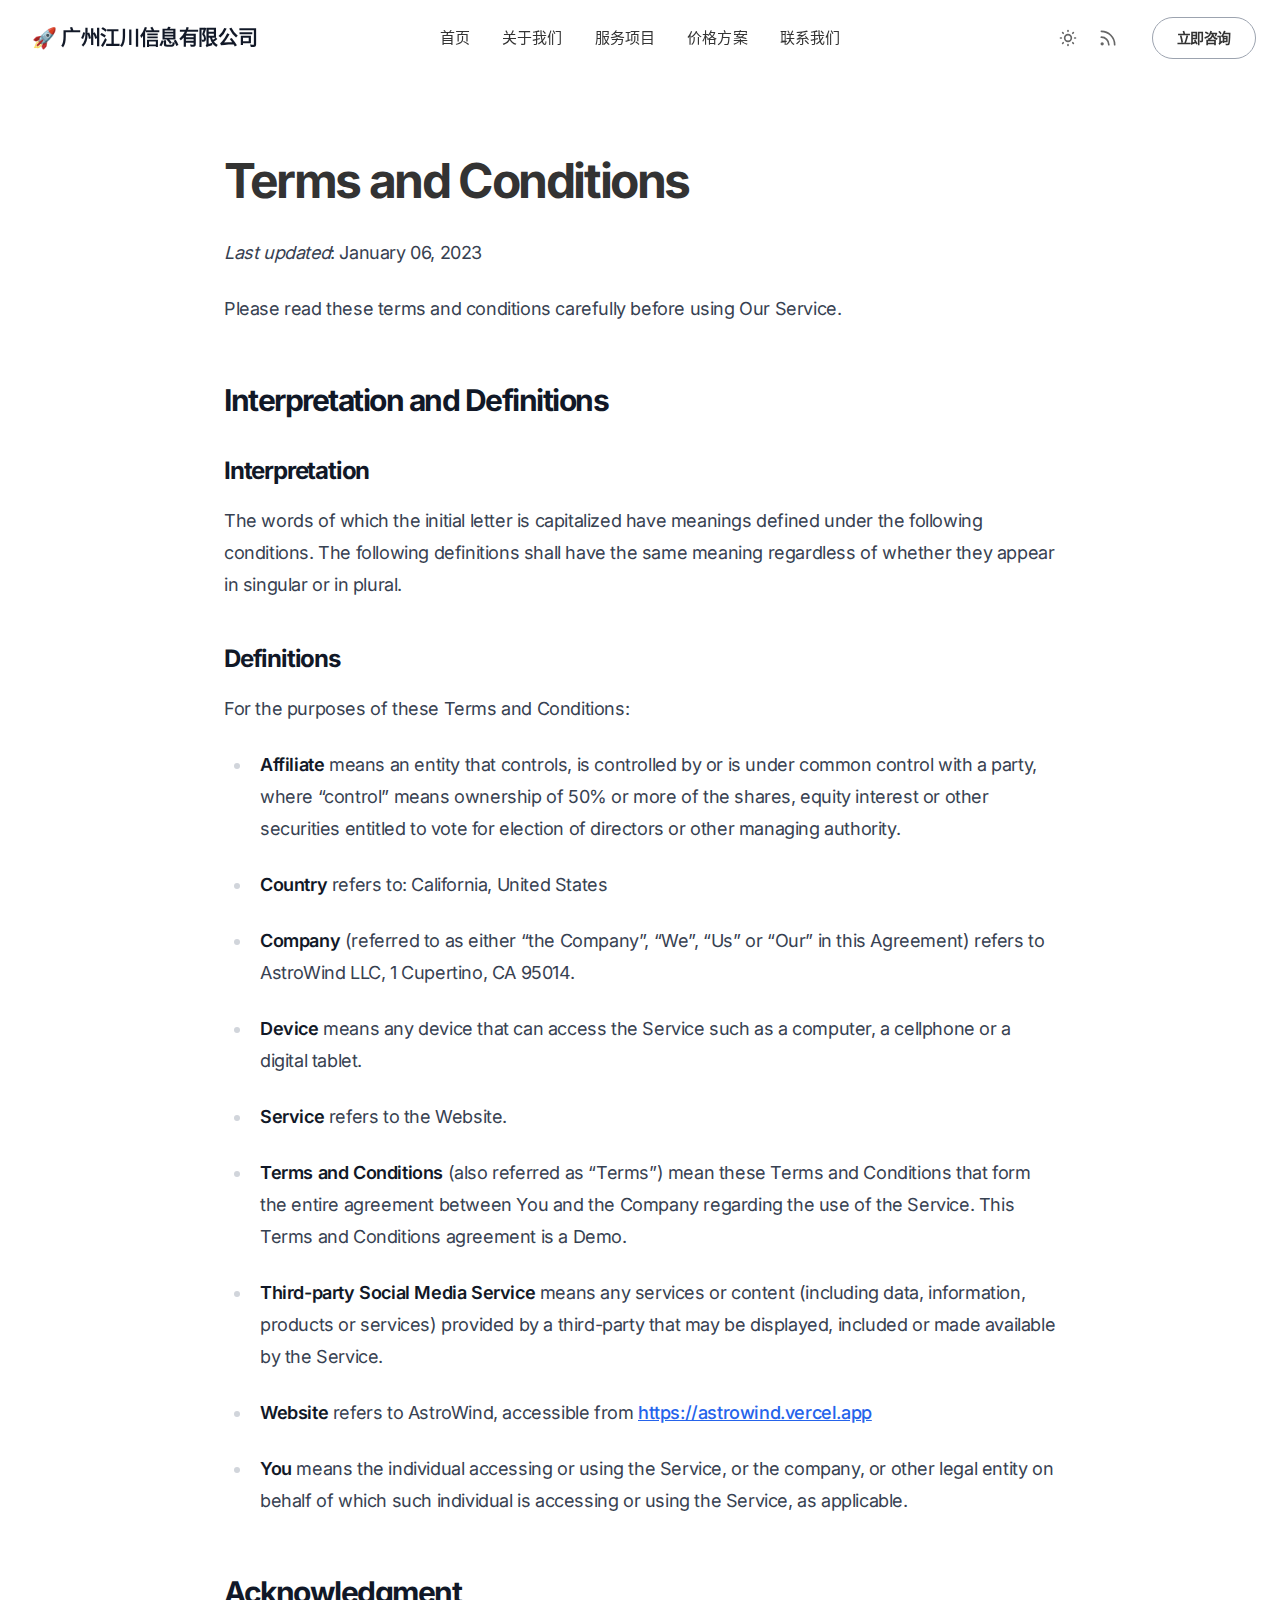
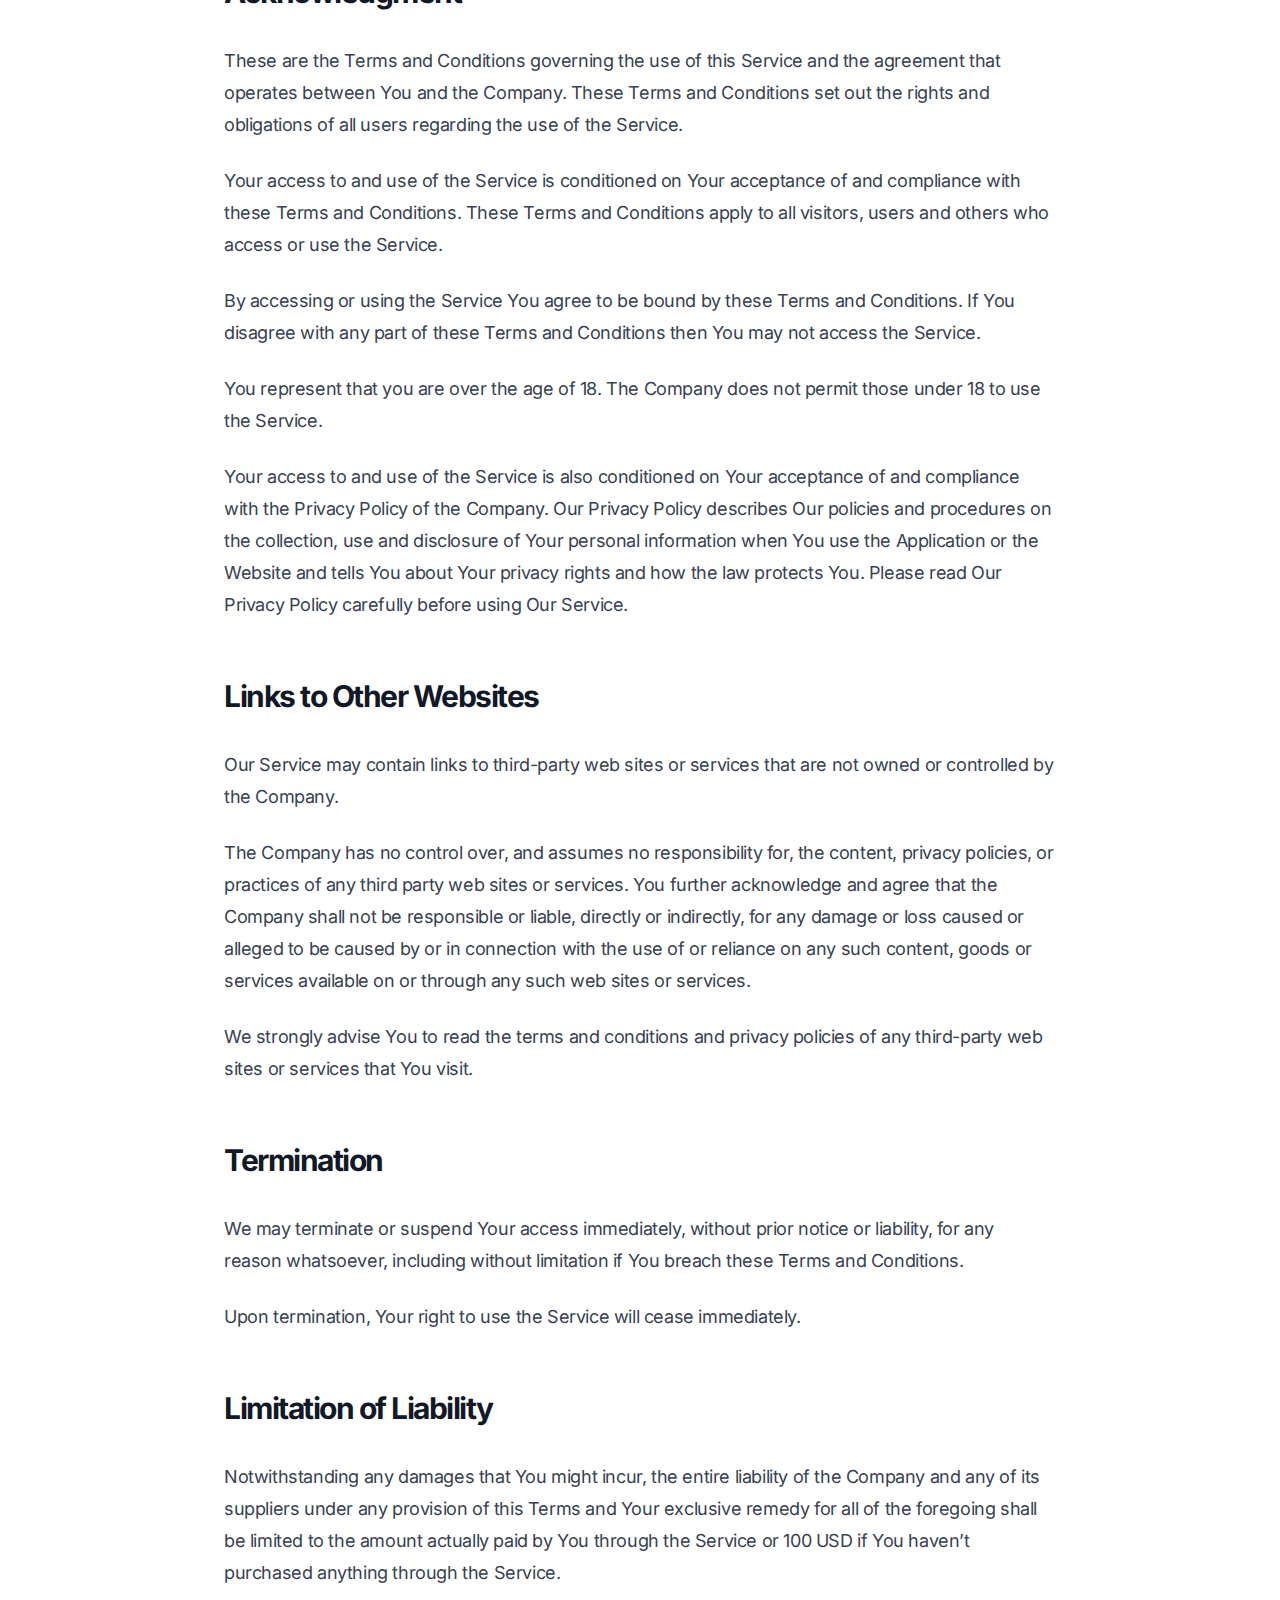
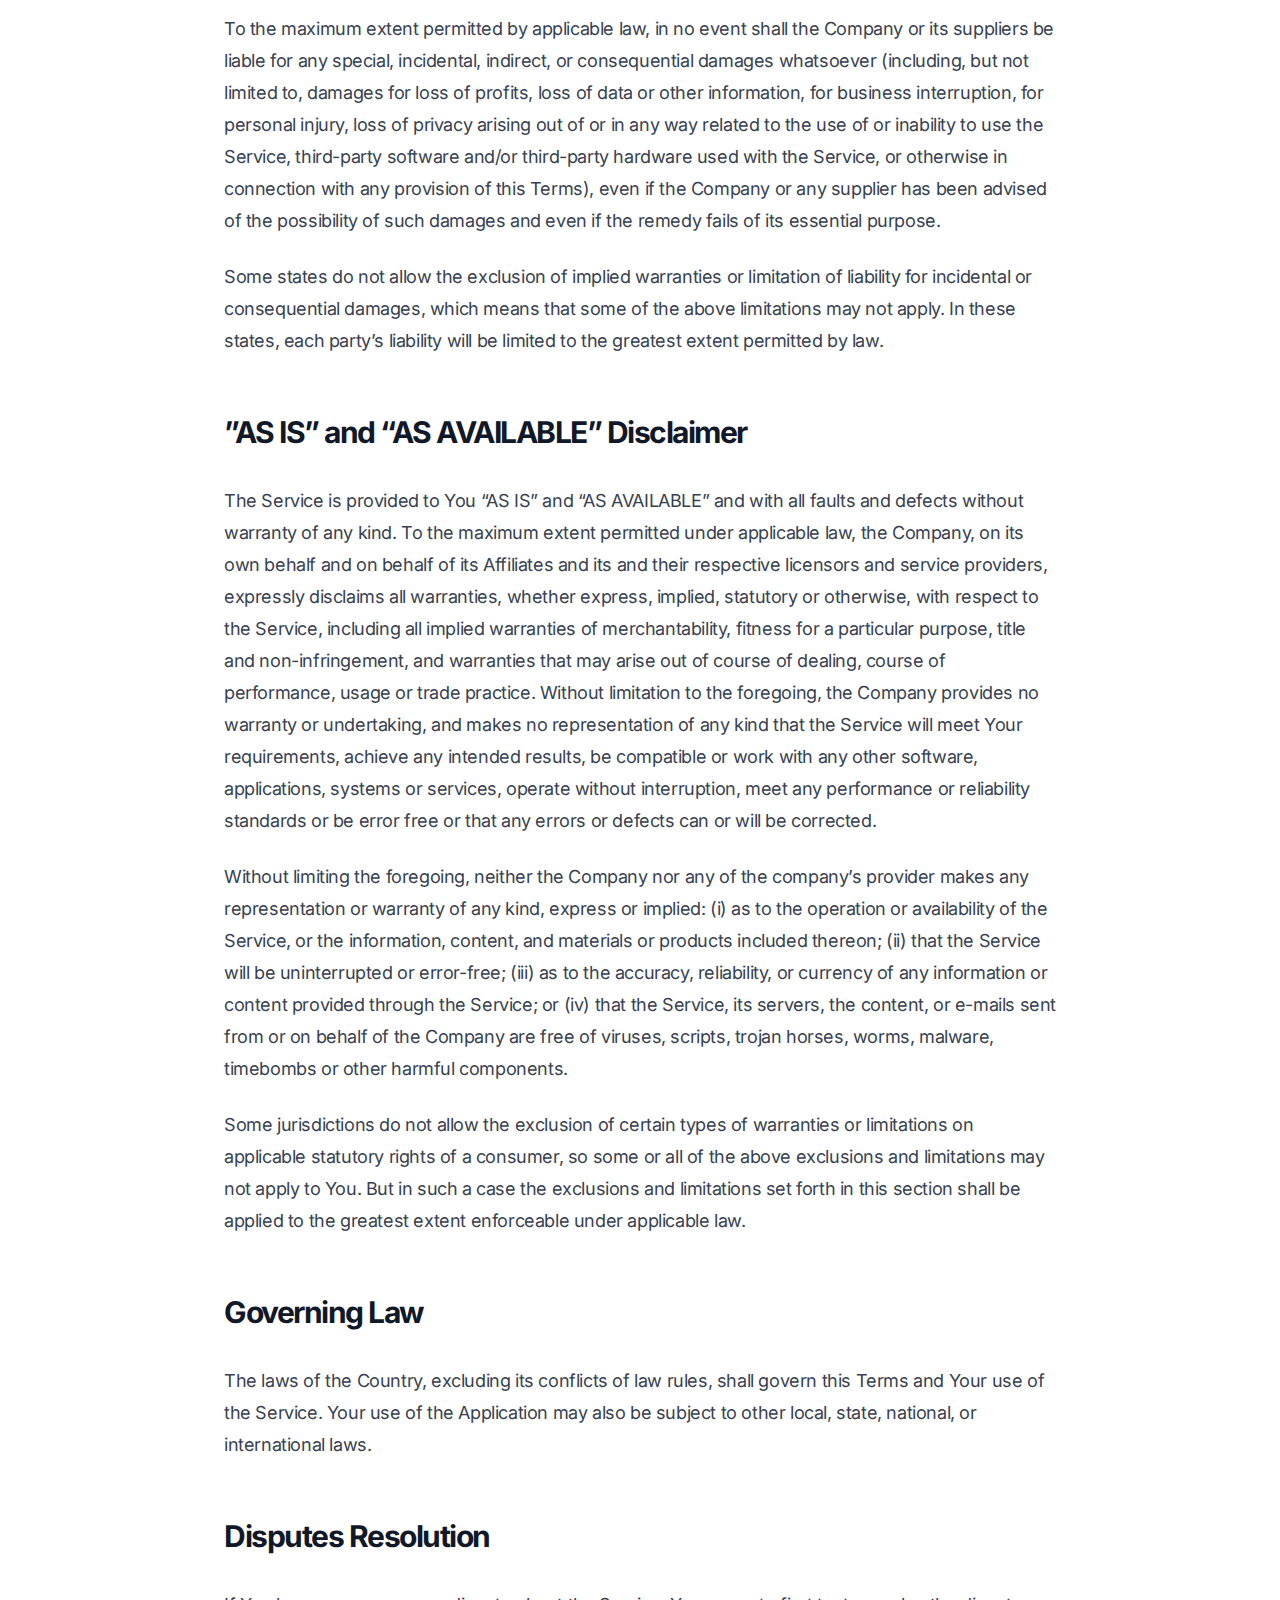
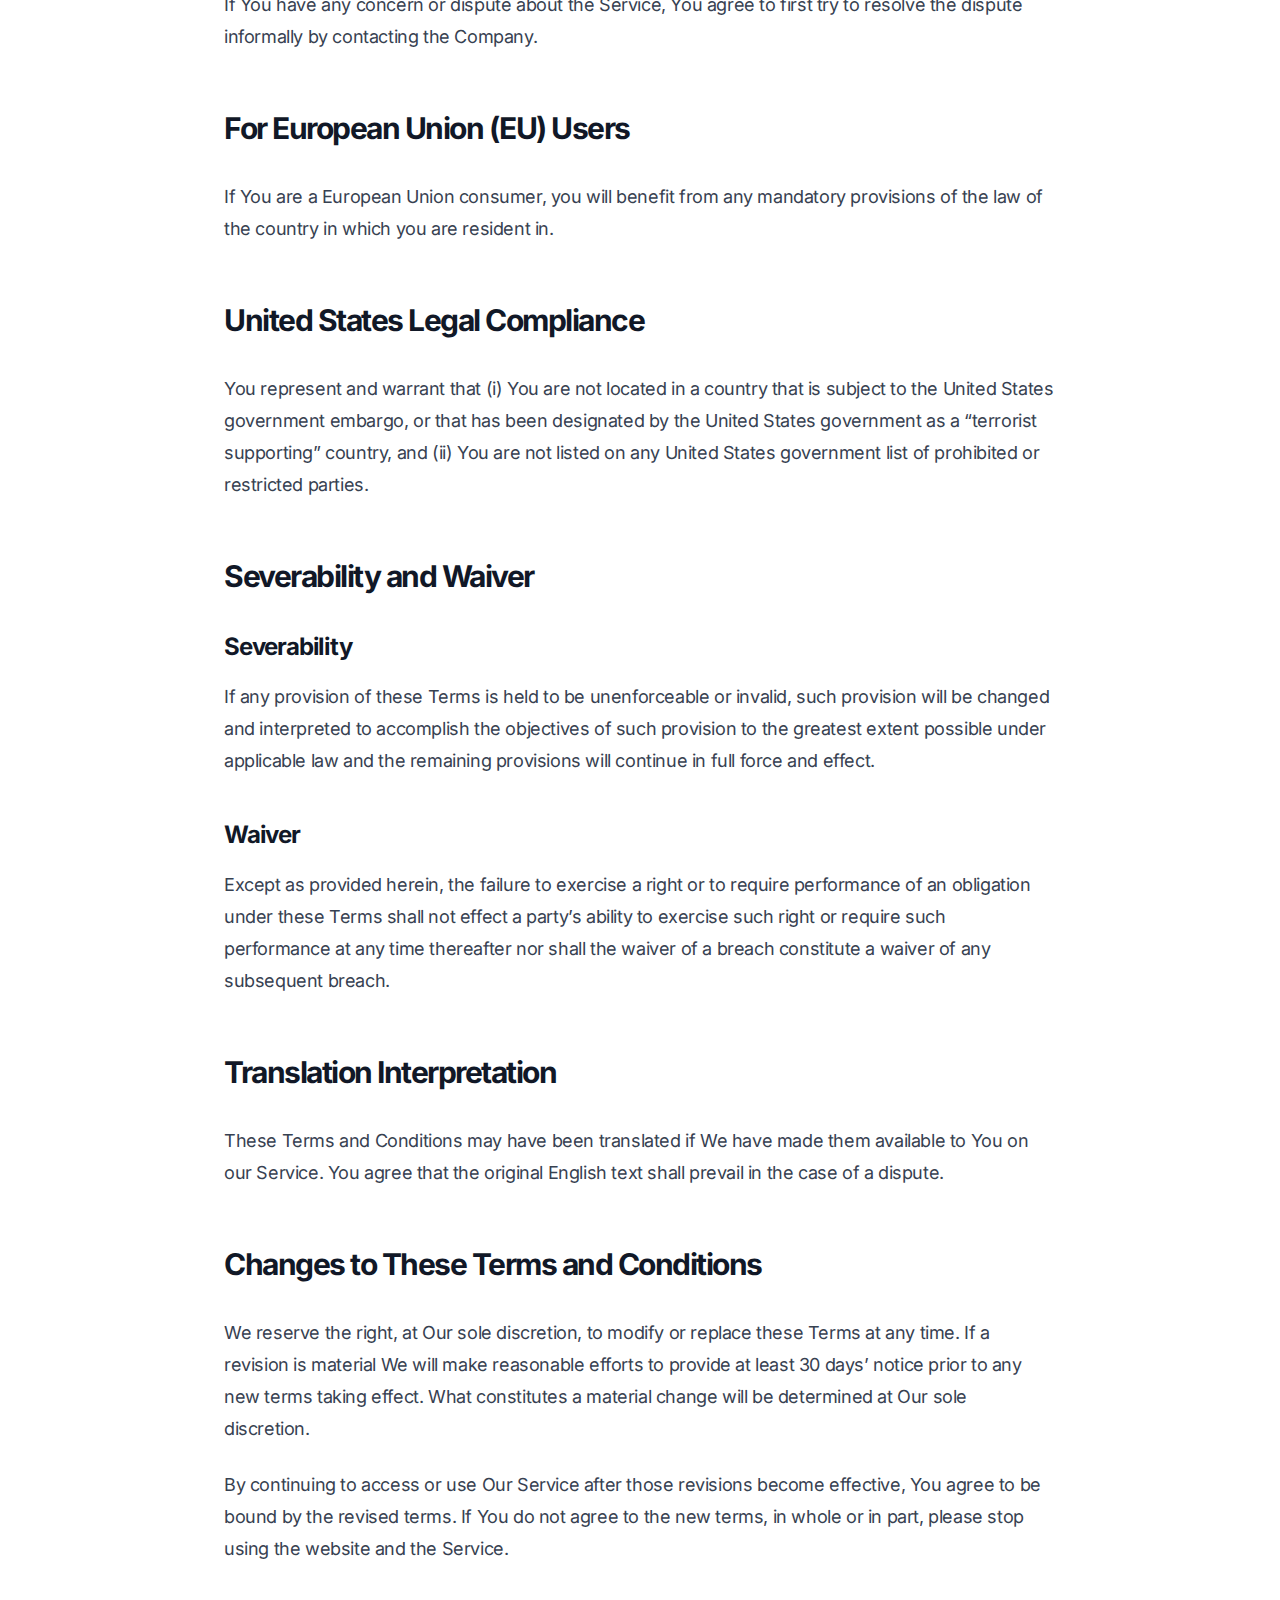
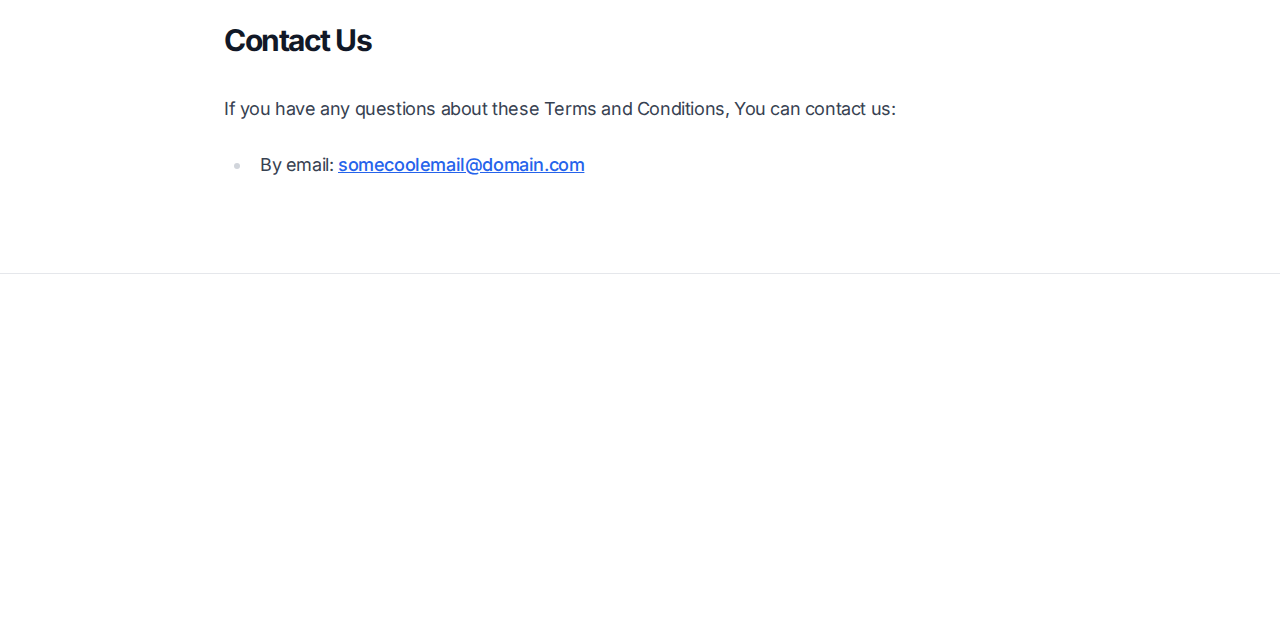
<file: terms/index.html>
<!DOCTYPE html><html class="2xl:text-[20px]" dir="ltr" lang="zh-CN"><head><meta charset="UTF-8"><meta content="width=device-width,initial-scale=1" name="viewport"><link href="/sitemap-index.xml" rel="sitemap"><link href="/_astro/favicon.CGiRCjPI.ico" rel="shortcut icon"><link href="/_astro/favicon.vp_fBu0c.svg" rel="icon" type="image/svg+xml"><link href="/_astro/favicon.vp_fBu0c.svg" rel="mask-icon" color="#8D46E7"><link href="/_astro/apple-touch-icon.DHIlG7dp.png" rel="apple-touch-icon" sizes="180x180"><style>:root{--aw-font-sans:'Noto Sans SC','Inter Variable',-apple-system,BlinkMacSystemFont,sans-serif;--aw-font-serif:'Noto Sans SC','Inter Variable',serif;--aw-font-heading:'Noto Sans SC','Inter Variable',sans-serif;--aw-color-primary:rgb(0, 102, 204);--aw-color-secondary:rgb(0, 76, 153);--aw-color-accent:rgb(0, 168, 107);--aw-color-text-heading:rgb(26, 26, 26);--aw-color-text-default:rgb(51, 51, 51);--aw-color-text-muted:rgb(102, 102, 102);--aw-color-bg-page:rgb(255, 255, 255);--aw-color-bg-page-dark:rgb(10, 25, 41)}.dark{--aw-font-sans:'Noto Sans SC','Inter Variable',-apple-system,BlinkMacSystemFont,sans-serif;--aw-font-serif:'Noto Sans SC','Inter Variable',serif;--aw-font-heading:'Noto Sans SC','Inter Variable',sans-serif;--aw-color-primary:rgb(66, 153, 225);--aw-color-secondary:rgb(49, 130, 206);--aw-color-accent:rgb(72, 187, 120);--aw-color-text-heading:rgb(247, 250, 252);--aw-color-text-default:rgb(226, 232, 240);--aw-color-text-muted:rgb(160, 174, 192);--aw-color-bg-page:rgb(10, 25, 41)}</style><script>!function(){const e="system";function t(e){"dark"===e?document.documentElement.classList.add("dark"):document.documentElement.classList.remove("dark");const t=document.querySelectorAll("[data-aw-toggle-color-scheme] > input");t&&t.length&&t.forEach((t=>{t.checked="dark"!==e}))}e&&e.endsWith(":only")||(localStorage.theme,0)?t(e.replace(":only","")):"dark"===localStorage.theme||!("theme"in localStorage)&&window.matchMedia("(prefers-color-scheme: dark)").matches?t("dark"):t("light")}()</script><title>Terms and Conditions — 广州江川信息有限公司</title><meta content="广州江川信息有限公司 - 专业的信息技术服务提供商,致力于为企业提供优质的数字化解决方案、软件开发、系统集成等服务。" name="description"><meta content="index,follow" name="robots"><link href="https://astrowind.vercel.app/terms" rel="canonical"><meta content="Terms and Conditions" property="og:title"><meta content="广州江川信息有限公司 - 专业的信息技术服务提供商,致力于为企业提供优质的数字化解决方案、软件开发、系统集成等服务。" property="og:description"><meta content="https://astrowind.vercel.app/terms" property="og:url"><meta content="website" property="og:type"><meta content="https://astrowind.vercel.app/_astro/default.CZ816Hke_Rl6lb.jpg" property="og:image"><meta content="1200" property="og:image:width"><meta content="628" property="og:image:height"><meta content="zh-CN" property="og:locale"><meta content="广州江川信息有限公司" property="og:site_name"><meta content="summary_large_image" name="twitter:card"><meta content="@arthelokyo" name="twitter:site"><meta content="@arthelokyo" name="twitter:creator"><meta content="orcPxI47GSa-cRvY11tUe6iGg2IO_RPvnA1q95iEM3M" name="google-site-verification"><meta content="true" name="astro-view-transitions-enabled"><meta content="swap" name="astro-view-transitions-fallback"><script src="/_astro/ClientRouter.astro_astro_type_script_index_0_lang.CDGfc0hd.js" type="module"></script><link href="/_astro/privacy.B6QRI9Jz.css" rel="stylesheet"></head><body class="antialiased bg-page text-default tracking-tight"><header class="w-full mx-auto border-b border-gray-50/0 ease-in-out flex-none sticky top-0 transition-[opacity] z-40" data-aw-sticky-header="true" id="header"><div class="absolute inset-0"></div><div class="w-full mx-auto max-w-7xl md:grid md:grid-cols-3 md:items-center md:px-6 px-3 py-3 relative text-default"><div class="flex justify-between"><a href="/" class="items-center flex"><span class="font-bold dark:text-white md:text-xl ml-2 rtl:ml-0 rtl:mr-2 self-center text-2xl text-gray-900 whitespace-nowrap">🚀 广州江川信息有限公司</span></a><div class="items-center flex md:hidden"><button aria-label="Toggle Menu" class="items-center flex cursor-pointer flex-col group h-12 justify-center rounded w-12" type="button" data-aw-toggle-menu><span class="sr-only">Toggle Menu</span> <span class="transition bg-black dark:bg-white duration-200 ease h-0.5 my-1 opacity-80 rounded-full transform w-6 group-[.expanded]:rotate-45 group-[.expanded]:translate-y-2.5" aria-hidden="true"></span> <span class="transition bg-black dark:bg-white duration-200 ease h-0.5 my-1 opacity-80 rounded-full transform w-6 group-[.expanded]:opacity-0" aria-hidden="true"></span> <span class="transition bg-black dark:bg-white duration-200 ease h-0.5 my-1 opacity-80 rounded-full transform w-6 group-[.expanded]:-rotate-45 group-[.expanded]:-translate-y-2.5" aria-hidden="true"></span></button></div></div><nav aria-label="Main navigation" class="items-center md:w-auto w-full hidden md:flex md:justify-self-center md:mx-5 md:overflow-x-auto md:overflow-y-visible overflow-x-hidden overflow-y-auto text-default"><ul class="flex flex-col font-medium md:flex-row md:justify-center md:self-center md:text-[0.9375rem] md:w-auto text-xl tracking-[0.01rem] w-full"><li class><a href="/" class="items-center flex dark:hover:text-white hover:text-link px-4 py-3 whitespace-nowrap">首页</a></li><li class><a href="/about" class="items-center flex dark:hover:text-white hover:text-link px-4 py-3 whitespace-nowrap">关于我们</a></li><li class><a href="/services" class="items-center flex dark:hover:text-white hover:text-link px-4 py-3 whitespace-nowrap">服务项目</a></li><li class><a href="/pricing" class="items-center flex dark:hover:text-white hover:text-link px-4 py-3 whitespace-nowrap">价格方案</a></li><li class><a href="/contact" class="items-center flex dark:hover:text-white hover:text-link px-4 py-3 whitespace-nowrap">联系我们</a></li></ul></nav><div class="items-center md:w-auto w-full hidden md:flex bottom-0 fixed justify-end left-0 md:justify-self-end md:mb-0 md:p-0 md:self-center md:static p-3 rtl:left-auto rtl:right-0"><div class="items-center flex justify-between md:w-auto w-full"><div class="flex"><button aria-label="Toggle between Dark and Light mode" class="text-muted dark:text-gray-400 dark:focus:ring-gray-700 dark:hover:bg-gray-700 focus:outline-none focus:ring-4 focus:ring-gray-200 hover:bg-gray-100 inline-flex items-center p-2.5 rounded-lg text-sm" type="button" data-aw-toggle-color-scheme><svg class="w-6 h-6 md:h-5 md:inline-block md:w-5" data-icon="tabler:sun" height="1em" width="1em"><symbol id="ai:tabler:sun" viewBox="0 0 24 24"><path d="M8 12a4 4 0 1 0 8 0a4 4 0 1 0-8 0m-5 0h1m8-9v1m8 8h1m-9 8v1M5.6 5.6l.7.7m12.1-.7l-.7.7m0 11.4l.7.7m-12.1-.7l-.7.7" fill="none" stroke="currentColor" stroke-linecap="round" stroke-linejoin="round" stroke-width="2"/></symbol><use href="#ai:tabler:sun"></use></svg></button> <a href="/rss.xml" class="text-muted dark:text-gray-400 dark:focus:ring-gray-700 dark:hover:bg-gray-700 focus:outline-none focus:ring-4 focus:ring-gray-200 hover:bg-gray-100 inline-flex items-center p-2.5 rounded-lg text-sm" aria-label="RSS Feed"><svg class="h-5 w-5" data-icon="tabler:rss" height="1em" width="1em"><symbol id="ai:tabler:rss" viewBox="0 0 24 24"><path d="M4 19a1 1 0 1 0 2 0a1 1 0 1 0-2 0M4 4a16 16 0 0 1 16 16M4 11a9 9 0 0 1 9 9" fill="none" stroke="currentColor" stroke-linecap="round" stroke-linejoin="round" stroke-width="2"/></symbol><use href="#ai:tabler:rss"></use></svg></a></div><span class="rtl:ml-0 ml-4 rtl:mr-4"><a href="/contact" class="btn-secondary font-semibold md:px-6 ml-2 px-5.5 py-2.5 shadow-none text-sm w-auto">立即咨询</a></span></div></div></div></header><main><section class="mx-auto max-w-4xl lg:px-8 lg:py-20 px-4 py-16 sm:px-6"><h1 class="font-bold font-heading leading-tighter md:text-5xl text-4xl tracking-tighter">Terms and Conditions</h1><div class="mx-auto max-w-4xl dark:prose-a:text-blue-400 dark:prose-headings:text-slate-300 dark:prose-invert mt-8 prose prose-a:text-blue-600 prose-headings:font-bold prose-headings:font-heading prose-headings:leading-tighter prose-headings:tracking-tighter prose-img:rounded-md prose-img:shadow-lg prose-lg prose-md"><p><em>Last updated</em>: January 06, 2023</p><p>Please read these terms and conditions carefully before using Our Service.</p><h2 id="interpretation-and-definitions">Interpretation and Definitions</h2><h3 id="interpretation">Interpretation</h3><p>The words of which the initial letter is capitalized have meanings defined under the following conditions. The following definitions shall have the same meaning regardless of whether they appear in singular or in plural.</p><h3 id="definitions">Definitions</h3><p>For the purposes of these Terms and Conditions:</p><ul><li><p><strong>Affiliate</strong> means an entity that controls, is controlled by or is under common control with a party, where “control” means ownership of 50% or more of the shares, equity interest or other securities entitled to vote for election of directors or other managing authority.</p></li><li><p><strong>Country</strong> refers to: California, United States</p></li><li><p><strong>Company</strong> (referred to as either “the Company”, “We”, “Us” or “Our” in this Agreement) refers to AstroWind LLC, 1 Cupertino, CA 95014.</p></li><li><p><strong>Device</strong> means any device that can access the Service such as a computer, a cellphone or a digital tablet.</p></li><li><p><strong>Service</strong> refers to the Website.</p></li><li><p><strong>Terms and Conditions</strong> (also referred as “Terms”) mean these Terms and Conditions that form the entire agreement between You and the Company regarding the use of the Service. This Terms and Conditions agreement is a Demo.</p></li><li><p><strong>Third-party Social Media Service</strong> means any services or content (including data, information, products or services) provided by a third-party that may be displayed, included or made available by the Service.</p></li><li><p><strong>Website</strong> refers to AstroWind, accessible from <a href="https://astrowind.vercel.app">https://astrowind.vercel.app</a></p></li><li><p><strong>You</strong> means the individual accessing or using the Service, or the company, or other legal entity on behalf of which such individual is accessing or using the Service, as applicable.</p></li></ul><h2 id="acknowledgment">Acknowledgment</h2><p>These are the Terms and Conditions governing the use of this Service and the agreement that operates between You and the Company. These Terms and Conditions set out the rights and obligations of all users regarding the use of the Service.</p><p>Your access to and use of the Service is conditioned on Your acceptance of and compliance with these Terms and Conditions. These Terms and Conditions apply to all visitors, users and others who access or use the Service.</p><p>By accessing or using the Service You agree to be bound by these Terms and Conditions. If You disagree with any part of these Terms and Conditions then You may not access the Service.</p><p>You represent that you are over the age of 18. The Company does not permit those under 18 to use the Service.</p><p>Your access to and use of the Service is also conditioned on Your acceptance of and compliance with the Privacy Policy of the Company. Our Privacy Policy describes Our policies and procedures on the collection, use and disclosure of Your personal information when You use the Application or the Website and tells You about Your privacy rights and how the law protects You. Please read Our Privacy Policy carefully before using Our Service.</p><h2 id="links-to-other-websites">Links to Other Websites</h2><p>Our Service may contain links to third-party web sites or services that are not owned or controlled by the Company.</p><p>The Company has no control over, and assumes no responsibility for, the content, privacy policies, or practices of any third party web sites or services. You further acknowledge and agree that the Company shall not be responsible or liable, directly or indirectly, for any damage or loss caused or alleged to be caused by or in connection with the use of or reliance on any such content, goods or services available on or through any such web sites or services.</p><p>We strongly advise You to read the terms and conditions and privacy policies of any third-party web sites or services that You visit.</p><h2 id="termination">Termination</h2><p>We may terminate or suspend Your access immediately, without prior notice or liability, for any reason whatsoever, including without limitation if You breach these Terms and Conditions.</p><p>Upon termination, Your right to use the Service will cease immediately.</p><h2 id="limitation-of-liability">Limitation of Liability</h2><p>Notwithstanding any damages that You might incur, the entire liability of the Company and any of its suppliers under any provision of this Terms and Your exclusive remedy for all of the foregoing shall be limited to the amount actually paid by You through the Service or 100 USD if You haven’t purchased anything through the Service.</p><p>To the maximum extent permitted by applicable law, in no event shall the Company or its suppliers be liable for any special, incidental, indirect, or consequential damages whatsoever (including, but not limited to, damages for loss of profits, loss of data or other information, for business interruption, for personal injury, loss of privacy arising out of or in any way related to the use of or inability to use the Service, third-party software and/or third-party hardware used with the Service, or otherwise in connection with any provision of this Terms), even if the Company or any supplier has been advised of the possibility of such damages and even if the remedy fails of its essential purpose.</p><p>Some states do not allow the exclusion of implied warranties or limitation of liability for incidental or consequential damages, which means that some of the above limitations may not apply. In these states, each party’s liability will be limited to the greatest extent permitted by law.</p><h2 id="as-is-and-as-available-disclaimer">”AS IS” and “AS AVAILABLE” Disclaimer</h2><p>The Service is provided to You “AS IS” and “AS AVAILABLE” and with all faults and defects without warranty of any kind. To the maximum extent permitted under applicable law, the Company, on its own behalf and on behalf of its Affiliates and its and their respective licensors and service providers, expressly disclaims all warranties, whether express, implied, statutory or otherwise, with respect to the Service, including all implied warranties of merchantability, fitness for a particular purpose, title and non-infringement, and warranties that may arise out of course of dealing, course of performance, usage or trade practice. Without limitation to the foregoing, the Company provides no warranty or undertaking, and makes no representation of any kind that the Service will meet Your requirements, achieve any intended results, be compatible or work with any other software, applications, systems or services, operate without interruption, meet any performance or reliability standards or be error free or that any errors or defects can or will be corrected.</p><p>Without limiting the foregoing, neither the Company nor any of the company’s provider makes any representation or warranty of any kind, express or implied: (i) as to the operation or availability of the Service, or the information, content, and materials or products included thereon; (ii) that the Service will be uninterrupted or error-free; (iii) as to the accuracy, reliability, or currency of any information or content provided through the Service; or (iv) that the Service, its servers, the content, or e-mails sent from or on behalf of the Company are free of viruses, scripts, trojan horses, worms, malware, timebombs or other harmful components.</p><p>Some jurisdictions do not allow the exclusion of certain types of warranties or limitations on applicable statutory rights of a consumer, so some or all of the above exclusions and limitations may not apply to You. But in such a case the exclusions and limitations set forth in this section shall be applied to the greatest extent enforceable under applicable law.</p><h2 id="governing-law">Governing Law</h2><p>The laws of the Country, excluding its conflicts of law rules, shall govern this Terms and Your use of the Service. Your use of the Application may also be subject to other local, state, national, or international laws.</p><h2 id="disputes-resolution">Disputes Resolution</h2><p>If You have any concern or dispute about the Service, You agree to first try to resolve the dispute informally by contacting the Company.</p><h2 id="for-european-union-eu-users">For European Union (EU) Users</h2><p>If You are a European Union consumer, you will benefit from any mandatory provisions of the law of the country in which you are resident in.</p><h2 id="united-states-legal-compliance">United States Legal Compliance</h2><p>You represent and warrant that (i) You are not located in a country that is subject to the United States government embargo, or that has been designated by the United States government as a “terrorist supporting” country, and (ii) You are not listed on any United States government list of prohibited or restricted parties.</p><h2 id="severability-and-waiver">Severability and Waiver</h2><h3 id="severability">Severability</h3><p>If any provision of these Terms is held to be unenforceable or invalid, such provision will be changed and interpreted to accomplish the objectives of such provision to the greatest extent possible under applicable law and the remaining provisions will continue in full force and effect.</p><h3 id="waiver">Waiver</h3><p>Except as provided herein, the failure to exercise a right or to require performance of an obligation under these Terms shall not effect a party’s ability to exercise such right or require such performance at any time thereafter nor shall the waiver of a breach constitute a waiver of any subsequent breach.</p><h2 id="translation-interpretation">Translation Interpretation</h2><p>These Terms and Conditions may have been translated if We have made them available to You on our Service. You agree that the original English text shall prevail in the case of a dispute.</p><h2 id="changes-to-these-terms-and-conditions">Changes to These Terms and Conditions</h2><p>We reserve the right, at Our sole discretion, to modify or replace these Terms at any time. If a revision is material We will make reasonable efforts to provide at least 30 days’ notice prior to any new terms taking effect. What constitutes a material change will be determined at Our sole discretion.</p><p>By continuing to access or use Our Service after those revisions become effective, You agree to be bound by the revised terms. If You do not agree to the new terms, in whole or in part, please stop using the website and the Service.</p><h2 id="contact-us">Contact Us</h2><p>If you have any questions about these Terms and Conditions, You can contact us:</p><ul><li>By email: <a href="mailto:somecoolemail@domain.com">somecoolemail@domain.com</a></li></ul></div></section></main><footer class="border-gray-200 border-t dark:border-slate-800 not-prose relative"><div class="absolute inset-0 dark:bg-dark pointer-events-none" aria-hidden="true"></div><div class="mx-auto max-w-7xl relative dark:text-slate-300 intersect-no-queue intersect-once intersect-quarter motion-safe:md:intersect:animate-fade motion-safe:md:opacity-0 px-4 sm:px-6"><div class="gap-4 gap-y-8 grid grid-cols-12 md:py-12 py-8 sm:gap-8"><div class="col-span-12 lg:col-span-4"><div class="mb-2"><a href="/" class="font-bold inline-block text-xl">广州江川信息有限公司</a></div><div class="text-muted text-sm flex gap-1"><a href="/terms" class="text-muted dark:text-gray-400 duration-150 ease-in-out hover:text-gray-700 hover:underline transition">服务条款</a> · <a href="/privacy" class="text-muted dark:text-gray-400 duration-150 ease-in-out hover:text-gray-700 hover:underline transition">隐私政策</a></div></div><div class="col-span-6 lg:col-span-2 md:col-span-3"><div class="mb-2 dark:text-gray-300 font-medium">公司信息</div><ul class="text-sm"><li class="mb-2"><a href="/about" class="text-muted dark:text-gray-400 duration-150 ease-in-out hover:text-gray-700 hover:underline transition">关于我们</a></li><li class="mb-2"><a href="/services" class="text-muted dark:text-gray-400 duration-150 ease-in-out hover:text-gray-700 hover:underline transition">服务项目</a></li><li class="mb-2"><a href="/pricing" class="text-muted dark:text-gray-400 duration-150 ease-in-out hover:text-gray-700 hover:underline transition">价格方案</a></li><li class="mb-2"><a href="/contact" class="text-muted dark:text-gray-400 duration-150 ease-in-out hover:text-gray-700 hover:underline transition">联系我们</a></li></ul></div><div class="col-span-6 lg:col-span-2 md:col-span-3"><div class="mb-2 dark:text-gray-300 font-medium">服务支持</div><ul class="text-sm"><li class="mb-2"><a href="#" class="text-muted dark:text-gray-400 duration-150 ease-in-out hover:text-gray-700 hover:underline transition">技术文档</a></li><li class="mb-2"><a href="#" class="text-muted dark:text-gray-400 duration-150 ease-in-out hover:text-gray-700 hover:underline transition">常见问题</a></li><li class="mb-2"><a href="#" class="text-muted dark:text-gray-400 duration-150 ease-in-out hover:text-gray-700 hover:underline transition">在线支持</a></li><li class="mb-2"><a href="/terms" class="text-muted dark:text-gray-400 duration-150 ease-in-out hover:text-gray-700 hover:underline transition">服务条款</a></li></ul></div><div class="col-span-6 lg:col-span-2 md:col-span-3"><div class="mb-2 dark:text-gray-300 font-medium">解决方案</div><ul class="text-sm"><li class="mb-2"><a href="#" class="text-muted dark:text-gray-400 duration-150 ease-in-out hover:text-gray-700 hover:underline transition">软件开发</a></li><li class="mb-2"><a href="#" class="text-muted dark:text-gray-400 duration-150 ease-in-out hover:text-gray-700 hover:underline transition">系统集成</a></li><li class="mb-2"><a href="#" class="text-muted dark:text-gray-400 duration-150 ease-in-out hover:text-gray-700 hover:underline transition">数字化转型</a></li><li class="mb-2"><a href="#" class="text-muted dark:text-gray-400 duration-150 ease-in-out hover:text-gray-700 hover:underline transition">技术咨询</a></li></ul></div><div class="col-span-6 lg:col-span-2 md:col-span-3"><div class="mb-2 dark:text-gray-300 font-medium">联系方式</div><ul class="text-sm"><li class="mb-2"><a href="#" class="text-muted dark:text-gray-400 duration-150 ease-in-out hover:text-gray-700 hover:underline transition">电话: 020-1234-5678</a></li><li class="mb-2"><a href="#" class="text-muted dark:text-gray-400 duration-150 ease-in-out hover:text-gray-700 hover:underline transition">邮箱: info@jiangchuan.com</a></li><li class="mb-2"><a href="#" class="text-muted dark:text-gray-400 duration-150 ease-in-out hover:text-gray-700 hover:underline transition">地址: 广州市天河区</a></li></ul></div></div><div class="md:justify-between md:flex md:items-center md:py-8 py-6"><ul class="flex -ml-2 mb-4 md:mb-0 md:ml-4 md:order-1 rtl:-mr-2 rtl:md:ml-0 rtl:md:mr-4 rtl:ml-0"><li><a href="#" class="text-muted dark:text-gray-400 dark:focus:ring-gray-700 dark:hover:bg-gray-700 focus:outline-none focus:ring-4 focus:ring-gray-200 hover:bg-gray-100 inline-flex items-center p-2.5 rounded-lg text-sm" aria-label="微信"><svg class="h-5 w-5" data-icon="tabler:brand-wechat" height="1em" width="1em"><symbol id="ai:tabler:brand-wechat" viewBox="0 0 24 24"><g fill="none" stroke="currentColor" stroke-linecap="round" stroke-linejoin="round" stroke-width="2"><path d="M16.5 10c3.038 0 5.5 2.015 5.5 4.5c0 1.397-.778 2.645-2 3.47V20l-1.964-1.178A6.7 6.7 0 0 1 16.5 19c-3.038 0-5.5-2.015-5.5-4.5s2.462-4.5 5.5-4.5"/><path d="M11.197 15.698c-.69.196-1.43.302-2.197.302a8 8 0 0 1-2.612-.432L4 17v-2.801C2.763 13.117 2 11.635 2 10c0-3.314 3.134-6 7-6c3.782 0 6.863 2.57 7 5.785v.233M10 8h.01M7 8h.01M15 14h.01M18 14h.01"/></g></symbol><use href="#ai:tabler:brand-wechat"></use></svg></a></li><li><a href="#" class="text-muted dark:text-gray-400 dark:focus:ring-gray-700 dark:hover:bg-gray-700 focus:outline-none focus:ring-4 focus:ring-gray-200 hover:bg-gray-100 inline-flex items-center p-2.5 rounded-lg text-sm" aria-label="微博"><svg class="h-5 w-5" data-icon="tabler:brand-weibo" height="1em" width="1em"><symbol id="ai:tabler:brand-weibo" viewBox="0 0 24 24"><path d="M19 14.127C19 17.2 15.498 20 11 20c-4.126 0-8-2.224-8-5.565c0-1.78.984-3.737 2.7-5.567c2.362-2.51 5.193-3.687 6.551-2.238c.415.44.752 1.39.749 2.062c2-1.615 4.308.387 3.5 2.693c1.26.557 2.5.538 2.5 2.742M15 4h1a5 5 0 0 1 5 5v1" fill="none" stroke="currentColor" stroke-linecap="round" stroke-linejoin="round" stroke-width="2"/></symbol><use href="#ai:tabler:brand-weibo"></use></svg></a></li><li><a href="#" class="text-muted dark:text-gray-400 dark:focus:ring-gray-700 dark:hover:bg-gray-700 focus:outline-none focus:ring-4 focus:ring-gray-200 hover:bg-gray-100 inline-flex items-center p-2.5 rounded-lg text-sm" aria-label="Facebook"><svg class="h-5 w-5" data-icon="tabler:brand-facebook" height="1em" width="1em"><symbol id="ai:tabler:brand-facebook" viewBox="0 0 24 24"><path d="M7 10v4h3v7h4v-7h3l1-4h-4V8a1 1 0 0 1 1-1h3V3h-3a5 5 0 0 0-5 5v2z" fill="none" stroke="currentColor" stroke-linecap="round" stroke-linejoin="round" stroke-width="2"/></symbol><use href="#ai:tabler:brand-facebook"></use></svg></a></li><li><a href="https://github.com/arthelokyo/astrowind" class="text-muted dark:text-gray-400 dark:focus:ring-gray-700 dark:hover:bg-gray-700 focus:outline-none focus:ring-4 focus:ring-gray-200 hover:bg-gray-100 inline-flex items-center p-2.5 rounded-lg text-sm" aria-label="Github"><svg class="h-5 w-5" data-icon="tabler:brand-github" height="1em" width="1em"><symbol id="ai:tabler:brand-github" viewBox="0 0 24 24"><path d="M9 19c-4.3 1.4-4.3-2.5-6-3m12 5v-3.5c0-1 .1-1.4-.5-2c2.8-.3 5.5-1.4 5.5-6a4.6 4.6 0 0 0-1.3-3.2a4.2 4.2 0 0 0-.1-3.2s-1.1-.3-3.5 1.3a12.3 12.3 0 0 0-6.2 0C6.5 2.8 5.4 3.1 5.4 3.1a4.2 4.2 0 0 0-.1 3.2A4.6 4.6 0 0 0 4 9.5c0 4.6 2.7 5.7 5.5 6c-.6.6-.6 1.2-.5 2V21" fill="none" stroke="currentColor" stroke-linecap="round" stroke-linejoin="round" stroke-width="2"/></symbol><use href="#ai:tabler:brand-github"></use></svg></a></li></ul><div class="dark:text-muted mr-4 text-sm">© 2024 <a href="#" class="dark:text-muted text-blue-600 underline">广州江川信息有限公司</a> · 版权所有</div></div></div></footer><script>!function(){const e="system";if(window.basic_script)return;function t(e){"dark"===e?document.documentElement.classList.add("dark"):document.documentElement.classList.remove("dark")}window.basic_script=!0;const a=function(){e&&e.endsWith(":only")||(localStorage.theme,0)?t(e.replace(":only","")):"dark"===localStorage.theme||!("theme"in localStorage)&&window.matchMedia("(prefers-color-scheme: dark)").matches?t("dark"):t("light")};function d(e,t,a){const d="string"==typeof e?document.querySelectorAll(e):e;d&&d.length&&d.forEach((e=>{e.addEventListener(t,(t=>a(t,e)),!1)}))}a();const o=function(){let t=window.scrollY,a=!0;d("#header nav","click",(function(){document.querySelector("[data-aw-toggle-menu]")?.classList.remove("expanded"),document.body.classList.remove("overflow-hidden"),document.getElementById("header")?.classList.remove("h-screen"),document.getElementById("header")?.classList.remove("expanded"),document.getElementById("header")?.classList.remove("bg-page"),document.querySelector("#header nav")?.classList.add("hidden"),document.querySelector("#header > div > div:last-child")?.classList.add("hidden")})),d("[data-aw-toggle-menu]","click",(function(e,t){t.classList.toggle("expanded"),document.body.classList.toggle("overflow-hidden"),document.getElementById("header")?.classList.toggle("h-screen"),document.getElementById("header")?.classList.toggle("expanded"),document.getElementById("header")?.classList.toggle("bg-page"),document.querySelector("#header nav")?.classList.toggle("hidden"),document.querySelector("#header > div > div:last-child")?.classList.toggle("hidden")})),d("[data-aw-toggle-color-scheme]","click",(function(){e.endsWith(":only")||(Observer.removeAnimationDelay(),document.documentElement.classList.toggle("dark"),localStorage.theme=document.documentElement.classList.contains("dark")?"dark":"light")})),d("[data-aw-social-share]","click",(function(e,t){const a=t.getAttribute("data-aw-social-share"),d=encodeURIComponent(t.getAttribute("data-aw-url")),o=encodeURIComponent(t.getAttribute("data-aw-text"));let n;switch(a){case"facebook":n=`https://www.facebook.com/sharer.php?u=${d}`;break;case"twitter":n=`https://twitter.com/intent/tweet?url=${d}&text=${o}`;break;case"linkedin":n=`https://www.linkedin.com/shareArticle?mini=true&url=${d}&title=${o}`;break;case"whatsapp":n=`https://wa.me/?text=${o}%20${d}`;break;case"mail":n=`mailto:?subject=%22${o}%22&body=${o}%20${d}`;break;default:return}const c=document.createElement("a");c.target="_blank",c.href=n,c.click()}));function o(){const e=document.querySelector("#header[data-aw-sticky-header]");e&&(t>60&&!e.classList.contains("scroll")?e.classList.add("scroll"):t<=60&&e.classList.contains("scroll")&&e.classList.remove("scroll"),a=!1)}window.matchMedia("(max-width: 767px)").addEventListener("change",(function(){document.querySelector("[data-aw-toggle-menu]")?.classList.remove("expanded"),document.body.classList.remove("overflow-hidden"),document.getElementById("header")?.classList.remove("h-screen"),document.getElementById("header")?.classList.remove("expanded"),document.getElementById("header")?.classList.remove("bg-page"),document.querySelector("#header nav")?.classList.add("hidden"),document.querySelector("#header > div > div:last-child")?.classList.add("hidden")})),o(),d([document],"scroll",(function(){t=window.scrollY,a||(window.requestAnimationFrame((()=>{o()})),a=!0)}))},n=function(){document.documentElement.classList.add("motion-safe:scroll-smooth");const e=document.querySelector("[data-aw-toggle-menu]");e&&e.classList.remove("expanded"),document.body.classList.remove("overflow-hidden"),document.getElementById("header")?.classList.remove("h-screen"),document.getElementById("header")?.classList.remove("expanded"),document.querySelector("#header nav")?.classList.add("hidden")};window.onload=o,window.onpageshow=n,document.addEventListener("astro:after-swap",(()=>{a(),o(),n()}))}()</script><script>const Observer={observer:null,delayBetweenAnimations:100,animationCounter:0,elements:null,start(){this.elements=Array.from(document.querySelectorAll(['[class*=" intersect:"]','[class*=":intersect:"]','[class^="intersect:"]','[class="intersect"]','[class*=" intersect "]','[class^="intersect "]','[class$=" intersect"]'].join(",")));this.elements.forEach((t=>{var e;t.setAttribute("no-intersect",""),t._intersectionThreshold=(e=t).classList.contains("intersect-full")?.99:e.classList.contains("intersect-half")?.5:e.classList.contains("intersect-quarter")?.25:0}));this.observer=new IntersectionObserver((t=>{t.forEach((t=>{requestAnimationFrame((()=>{const e=t.target,s=t.intersectionRatio,n=e._intersectionThreshold;if(e.classList.contains("intersect-no-queue"))t.isIntersecting?(e.removeAttribute("no-intersect"),e.classList.contains("intersect-once")&&this.observer.unobserve(e)):e.setAttribute("no-intersect","");else if(s>=n){if(!e.hasAttribute("data-animated")){e.removeAttribute("no-intersect"),e.setAttribute("data-animated","true");const t=this.animationCounter*this.delayBetweenAnimations;this.animationCounter++,e.style.transitionDelay=`${t}ms`,e.style.animationDelay=`${t}ms`,e.classList.contains("intersect-once")&&this.observer.unobserve(e)}}else e.setAttribute("no-intersect",""),e.removeAttribute("data-animated"),e.style.transitionDelay="",e.style.animationDelay="",this.animationCounter=0}))}))}).bind(this),{threshold:[0,.25,.5,.99]}),this.elements.forEach((t=>{this.observer.observe(t)}))},removeAnimationDelay(){this.elements.forEach((t=>{"true"===t.getAttribute("data-animated")&&(t.style.transitionDelay="",t.style.animationDelay="")}))}};Observer.start(),document.addEventListener("astro:after-swap",(()=>{Observer.start()}))</script></body></html>
</file>
<file: _astro/privacy.B6QRI9Jz.css>
*,:before,:after{--tw-border-spacing-x:0;--tw-border-spacing-y:0;--tw-translate-x:0;--tw-translate-y:0;--tw-rotate:0;--tw-skew-x:0;--tw-skew-y:0;--tw-scale-x:1;--tw-scale-y:1;--tw-pan-x: ;--tw-pan-y: ;--tw-pinch-zoom: ;--tw-scroll-snap-strictness:proximity;--tw-gradient-from-position: ;--tw-gradient-via-position: ;--tw-gradient-to-position: ;--tw-ordinal: ;--tw-slashed-zero: ;--tw-numeric-figure: ;--tw-numeric-spacing: ;--tw-numeric-fraction: ;--tw-ring-inset: ;--tw-ring-offset-width:0px;--tw-ring-offset-color:#fff;--tw-ring-color:rgb(59 130 246 / .5);--tw-ring-offset-shadow:0 0 #0000;--tw-ring-shadow:0 0 #0000;--tw-shadow:0 0 #0000;--tw-shadow-colored:0 0 #0000;--tw-blur: ;--tw-brightness: ;--tw-contrast: ;--tw-grayscale: ;--tw-hue-rotate: ;--tw-invert: ;--tw-saturate: ;--tw-sepia: ;--tw-drop-shadow: ;--tw-backdrop-blur: ;--tw-backdrop-brightness: ;--tw-backdrop-contrast: ;--tw-backdrop-grayscale: ;--tw-backdrop-hue-rotate: ;--tw-backdrop-invert: ;--tw-backdrop-opacity: ;--tw-backdrop-saturate: ;--tw-backdrop-sepia: ;--tw-contain-size: ;--tw-contain-layout: ;--tw-contain-paint: ;--tw-contain-style: }::backdrop{--tw-border-spacing-x:0;--tw-border-spacing-y:0;--tw-translate-x:0;--tw-translate-y:0;--tw-rotate:0;--tw-skew-x:0;--tw-skew-y:0;--tw-scale-x:1;--tw-scale-y:1;--tw-pan-x: ;--tw-pan-y: ;--tw-pinch-zoom: ;--tw-scroll-snap-strictness:proximity;--tw-gradient-from-position: ;--tw-gradient-via-position: ;--tw-gradient-to-position: ;--tw-ordinal: ;--tw-slashed-zero: ;--tw-numeric-figure: ;--tw-numeric-spacing: ;--tw-numeric-fraction: ;--tw-ring-inset: ;--tw-ring-offset-width:0px;--tw-ring-offset-color:#fff;--tw-ring-color:rgb(59 130 246 / .5);--tw-ring-offset-shadow:0 0 #0000;--tw-ring-shadow:0 0 #0000;--tw-shadow:0 0 #0000;--tw-shadow-colored:0 0 #0000;--tw-blur: ;--tw-brightness: ;--tw-contrast: ;--tw-grayscale: ;--tw-hue-rotate: ;--tw-invert: ;--tw-saturate: ;--tw-sepia: ;--tw-drop-shadow: ;--tw-backdrop-blur: ;--tw-backdrop-brightness: ;--tw-backdrop-contrast: ;--tw-backdrop-grayscale: ;--tw-backdrop-hue-rotate: ;--tw-backdrop-invert: ;--tw-backdrop-opacity: ;--tw-backdrop-saturate: ;--tw-backdrop-sepia: ;--tw-contain-size: ;--tw-contain-layout: ;--tw-contain-paint: ;--tw-contain-style: }*,:before,:after{box-sizing:border-box;border-width:0;border-style:solid;border-color:#e5e7eb}:before,:after{--tw-content:""}html,:host{line-height:1.5;-webkit-text-size-adjust:100%;-moz-tab-size:4;-o-tab-size:4;tab-size:4;font-family:var(--aw-font-sans, ui-sans-serif),ui-sans-serif,system-ui,sans-serif,"Apple Color Emoji","Segoe UI Emoji","Segoe UI Symbol","Noto Color Emoji";font-feature-settings:normal;font-variation-settings:normal;-webkit-tap-highlight-color:transparent}body{margin:0;line-height:inherit}hr{height:0;color:inherit;border-top-width:1px}abbr:where([title]){-webkit-text-decoration:underline dotted;text-decoration:underline dotted}h1,h2,h3,h4,h5,h6{font-size:inherit;font-weight:inherit}a{color:inherit;text-decoration:inherit}b,strong{font-weight:bolder}code,kbd,samp,pre{font-family:ui-monospace,SFMono-Regular,Menlo,Monaco,Consolas,Liberation Mono,Courier New,monospace;font-feature-settings:normal;font-variation-settings:normal;font-size:1em}small{font-size:80%}sub,sup{font-size:75%;line-height:0;position:relative;vertical-align:baseline}sub{bottom:-.25em}sup{top:-.5em}table{text-indent:0;border-color:inherit;border-collapse:collapse}button,input,optgroup,select,textarea{font-family:inherit;font-feature-settings:inherit;font-variation-settings:inherit;font-size:100%;font-weight:inherit;line-height:inherit;letter-spacing:inherit;color:inherit;margin:0;padding:0}button,select{text-transform:none}button,input:where([type=button]),input:where([type=reset]),input:where([type=submit]){-webkit-appearance:button;background-color:transparent;background-image:none}:-moz-focusring{outline:auto}:-moz-ui-invalid{box-shadow:none}progress{vertical-align:baseline}::-webkit-inner-spin-button,::-webkit-outer-spin-button{height:auto}[type=search]{-webkit-appearance:textfield;outline-offset:-2px}::-webkit-search-decoration{-webkit-appearance:none}::-webkit-file-upload-button{-webkit-appearance:button;font:inherit}summary{display:list-item}blockquote,dl,dd,h1,h2,h3,h4,h5,h6,hr,figure,p,pre{margin:0}fieldset{margin:0;padding:0}legend{padding:0}ol,ul,menu{list-style:none;margin:0;padding:0}dialog{padding:0}textarea{resize:vertical}input::-moz-placeholder,textarea::-moz-placeholder{opacity:1;color:#9ca3af}input::placeholder,textarea::placeholder{opacity:1;color:#9ca3af}button,[role=button]{cursor:pointer}:disabled{cursor:default}img,svg,video,canvas,audio,iframe,embed,object{display:block;vertical-align:middle}img,video{max-width:100%;height:auto}[hidden]:where(:not([hidden=until-found])){display:none}.container{width:100%}@media (min-width:640px){.container{max-width:640px}}@media (min-width:768px){.container{max-width:768px}}@media (min-width:1024px){.container{max-width:1024px}}@media (min-width:1280px){.container{max-width:1280px}}@media (min-width:1536px){.container{max-width:1536px}}.prose{color:var(--tw-prose-body);max-width:65ch}.prose :where(p):not(:where([class~=not-prose],[class~=not-prose] *)){margin-top:1.25em;margin-bottom:1.25em}.prose :where([class~=lead]):not(:where([class~=not-prose],[class~=not-prose] *)){color:var(--tw-prose-lead);font-size:1.25em;line-height:1.6;margin-top:1.2em;margin-bottom:1.2em}.prose :where(a):not(:where([class~=not-prose],[class~=not-prose] *)){color:var(--tw-prose-links);text-decoration:underline;font-weight:500}.prose :where(strong):not(:where([class~=not-prose],[class~=not-prose] *)){color:var(--tw-prose-bold);font-weight:600}.prose :where(a strong):not(:where([class~=not-prose],[class~=not-prose] *)){color:inherit}.prose :where(blockquote strong):not(:where([class~=not-prose],[class~=not-prose] *)){color:inherit}.prose :where(thead th strong):not(:where([class~=not-prose],[class~=not-prose] *)){color:inherit}.prose :where(ol):not(:where([class~=not-prose],[class~=not-prose] *)){list-style-type:decimal;margin-top:1.25em;margin-bottom:1.25em;padding-inline-start:1.625em}.prose :where(ol[type=A]):not(:where([class~=not-prose],[class~=not-prose] *)){list-style-type:upper-alpha}.prose :where(ol[type=a]):not(:where([class~=not-prose],[class~=not-prose] *)){list-style-type:lower-alpha}.prose :where(ol[type=A s]):not(:where([class~=not-prose],[class~=not-prose] *)){list-style-type:upper-alpha}.prose :where(ol[type=a s]):not(:where([class~=not-prose],[class~=not-prose] *)){list-style-type:lower-alpha}.prose :where(ol[type=I]):not(:where([class~=not-prose],[class~=not-prose] *)){list-style-type:upper-roman}.prose :where(ol[type=i]):not(:where([class~=not-prose],[class~=not-prose] *)){list-style-type:lower-roman}.prose :where(ol[type=I s]):not(:where([class~=not-prose],[class~=not-prose] *)){list-style-type:upper-roman}.prose :where(ol[type=i s]):not(:where([class~=not-prose],[class~=not-prose] *)){list-style-type:lower-roman}.prose :where(ol[type="1"]):not(:where([class~=not-prose],[class~=not-prose] *)){list-style-type:decimal}.prose :where(ul):not(:where([class~=not-prose],[class~=not-prose] *)){list-style-type:disc;margin-top:1.25em;margin-bottom:1.25em;padding-inline-start:1.625em}.prose :where(ol>li):not(:where([class~=not-prose],[class~=not-prose] *))::marker{font-weight:400;color:var(--tw-prose-counters)}.prose :where(ul>li):not(:where([class~=not-prose],[class~=not-prose] *))::marker{color:var(--tw-prose-bullets)}.prose :where(dt):not(:where([class~=not-prose],[class~=not-prose] *)){color:var(--tw-prose-headings);font-weight:600;margin-top:1.25em}.prose :where(hr):not(:where([class~=not-prose],[class~=not-prose] *)){border-color:var(--tw-prose-hr);border-top-width:1px;margin-top:3em;margin-bottom:3em}.prose :where(blockquote):not(:where([class~=not-prose],[class~=not-prose] *)){font-weight:500;font-style:italic;color:var(--tw-prose-quotes);border-inline-start-width:.25rem;border-inline-start-color:var(--tw-prose-quote-borders);quotes:"“""”""‘""’";margin-top:1.6em;margin-bottom:1.6em;padding-inline-start:1em}.prose :where(blockquote p:first-of-type):not(:where([class~=not-prose],[class~=not-prose] *)):before{content:open-quote}.prose :where(blockquote p:last-of-type):not(:where([class~=not-prose],[class~=not-prose] *)):after{content:close-quote}.prose :where(h1):not(:where([class~=not-prose],[class~=not-prose] *)){color:var(--tw-prose-headings);font-weight:800;font-size:2.25em;margin-top:0;margin-bottom:.8888889em;line-height:1.1111111}.prose :where(h1 strong):not(:where([class~=not-prose],[class~=not-prose] *)){font-weight:900;color:inherit}.prose :where(h2):not(:where([class~=not-prose],[class~=not-prose] *)){color:var(--tw-prose-headings);font-weight:700;font-size:1.5em;margin-top:2em;margin-bottom:1em;line-height:1.3333333}.prose :where(h2 strong):not(:where([class~=not-prose],[class~=not-prose] *)){font-weight:800;color:inherit}.prose :where(h3):not(:where([class~=not-prose],[class~=not-prose] *)){color:var(--tw-prose-headings);font-weight:600;font-size:1.25em;margin-top:1.6em;margin-bottom:.6em;line-height:1.6}.prose :where(h3 strong):not(:where([class~=not-prose],[class~=not-prose] *)){font-weight:700;color:inherit}.prose :where(h4):not(:where([class~=not-prose],[class~=not-prose] *)){color:var(--tw-prose-headings);font-weight:600;margin-top:1.5em;margin-bottom:.5em;line-height:1.5}.prose :where(h4 strong):not(:where([class~=not-prose],[class~=not-prose] *)){font-weight:700;color:inherit}.prose :where(img):not(:where([class~=not-prose],[class~=not-prose] *)){margin-top:2em;margin-bottom:2em}.prose :where(picture):not(:where([class~=not-prose],[class~=not-prose] *)){display:block;margin-top:2em;margin-bottom:2em}.prose :where(video):not(:where([class~=not-prose],[class~=not-prose] *)){margin-top:2em;margin-bottom:2em}.prose :where(kbd):not(:where([class~=not-prose],[class~=not-prose] *)){font-weight:500;font-family:inherit;color:var(--tw-prose-kbd);box-shadow:0 0 0 1px rgb(var(--tw-prose-kbd-shadows)/10%),0 3px rgb(var(--tw-prose-kbd-shadows)/10%);font-size:.875em;border-radius:.3125rem;padding-top:.1875em;padding-inline-end:.375em;padding-bottom:.1875em;padding-inline-start:.375em}.prose :where(code):not(:where([class~=not-prose],[class~=not-prose] *)){color:var(--tw-prose-code);font-weight:600;font-size:.875em}.prose :where(code):not(:where([class~=not-prose],[class~=not-prose] *)):before{content:"`"}.prose :where(code):not(:where([class~=not-prose],[class~=not-prose] *)):after{content:"`"}.prose :where(a code):not(:where([class~=not-prose],[class~=not-prose] *)){color:inherit}.prose :where(h1 code):not(:where([class~=not-prose],[class~=not-prose] *)){color:inherit}.prose :where(h2 code):not(:where([class~=not-prose],[class~=not-prose] *)){color:inherit;font-size:.875em}.prose :where(h3 code):not(:where([class~=not-prose],[class~=not-prose] *)){color:inherit;font-size:.9em}.prose :where(h4 code):not(:where([class~=not-prose],[class~=not-prose] *)){color:inherit}.prose :where(blockquote code):not(:where([class~=not-prose],[class~=not-prose] *)){color:inherit}.prose :where(thead th code):not(:where([class~=not-prose],[class~=not-prose] *)){color:inherit}.prose :where(pre):not(:where([class~=not-prose],[class~=not-prose] *)){color:var(--tw-prose-pre-code);background-color:var(--tw-prose-pre-bg);overflow-x:auto;font-weight:400;font-size:.875em;line-height:1.7142857;margin-top:1.7142857em;margin-bottom:1.7142857em;border-radius:.375rem;padding-top:.8571429em;padding-inline-end:1.1428571em;padding-bottom:.8571429em;padding-inline-start:1.1428571em}.prose :where(pre code):not(:where([class~=not-prose],[class~=not-prose] *)){background-color:transparent;border-width:0;border-radius:0;padding:0;font-weight:inherit;color:inherit;font-size:inherit;font-family:inherit;line-height:inherit}.prose :where(pre code):not(:where([class~=not-prose],[class~=not-prose] *)):before{content:none}.prose :where(pre code):not(:where([class~=not-prose],[class~=not-prose] *)):after{content:none}.prose :where(table):not(:where([class~=not-prose],[class~=not-prose] *)){width:100%;table-layout:auto;margin-top:2em;margin-bottom:2em;font-size:.875em;line-height:1.7142857}.prose :where(thead):not(:where([class~=not-prose],[class~=not-prose] *)){border-bottom-width:1px;border-bottom-color:var(--tw-prose-th-borders)}.prose :where(thead th):not(:where([class~=not-prose],[class~=not-prose] *)){color:var(--tw-prose-headings);font-weight:600;vertical-align:bottom;padding-inline-end:.5714286em;padding-bottom:.5714286em;padding-inline-start:.5714286em}.prose :where(tbody tr):not(:where([class~=not-prose],[class~=not-prose] *)){border-bottom-width:1px;border-bottom-color:var(--tw-prose-td-borders)}.prose :where(tbody tr:last-child):not(:where([class~=not-prose],[class~=not-prose] *)){border-bottom-width:0}.prose :where(tbody td):not(:where([class~=not-prose],[class~=not-prose] *)){vertical-align:baseline}.prose :where(tfoot):not(:where([class~=not-prose],[class~=not-prose] *)){border-top-width:1px;border-top-color:var(--tw-prose-th-borders)}.prose :where(tfoot td):not(:where([class~=not-prose],[class~=not-prose] *)){vertical-align:top}.prose :where(th,td):not(:where([class~=not-prose],[class~=not-prose] *)){text-align:start}.prose :where(figure>*):not(:where([class~=not-prose],[class~=not-prose] *)){margin-top:0;margin-bottom:0}.prose :where(figcaption):not(:where([class~=not-prose],[class~=not-prose] *)){color:var(--tw-prose-captions);font-size:.875em;line-height:1.4285714;margin-top:.8571429em}.prose{--tw-prose-body:#374151;--tw-prose-headings:#111827;--tw-prose-lead:#4b5563;--tw-prose-links:#111827;--tw-prose-bold:#111827;--tw-prose-counters:#6b7280;--tw-prose-bullets:#d1d5db;--tw-prose-hr:#e5e7eb;--tw-prose-quotes:#111827;--tw-prose-quote-borders:#e5e7eb;--tw-prose-captions:#6b7280;--tw-prose-kbd:#111827;--tw-prose-kbd-shadows:17 24 39;--tw-prose-code:#111827;--tw-prose-pre-code:#e5e7eb;--tw-prose-pre-bg:#1f2937;--tw-prose-th-borders:#d1d5db;--tw-prose-td-borders:#e5e7eb;--tw-prose-invert-body:#d1d5db;--tw-prose-invert-headings:#fff;--tw-prose-invert-lead:#9ca3af;--tw-prose-invert-links:#fff;--tw-prose-invert-bold:#fff;--tw-prose-invert-counters:#9ca3af;--tw-prose-invert-bullets:#4b5563;--tw-prose-invert-hr:#374151;--tw-prose-invert-quotes:#f3f4f6;--tw-prose-invert-quote-borders:#374151;--tw-prose-invert-captions:#9ca3af;--tw-prose-invert-kbd:#fff;--tw-prose-invert-kbd-shadows:255 255 255;--tw-prose-invert-code:#fff;--tw-prose-invert-pre-code:#d1d5db;--tw-prose-invert-pre-bg:rgb(0 0 0 / 50%);--tw-prose-invert-th-borders:#4b5563;--tw-prose-invert-td-borders:#374151;font-size:1rem;line-height:1.75}.prose :where(picture>img):not(:where([class~=not-prose],[class~=not-prose] *)){margin-top:0;margin-bottom:0}.prose :where(li):not(:where([class~=not-prose],[class~=not-prose] *)){margin-top:.5em;margin-bottom:.5em}.prose :where(ol>li):not(:where([class~=not-prose],[class~=not-prose] *)){padding-inline-start:.375em}.prose :where(ul>li):not(:where([class~=not-prose],[class~=not-prose] *)){padding-inline-start:.375em}.prose :where(.prose>ul>li p):not(:where([class~=not-prose],[class~=not-prose] *)){margin-top:.75em;margin-bottom:.75em}.prose :where(.prose>ul>li>p:first-child):not(:where([class~=not-prose],[class~=not-prose] *)){margin-top:1.25em}.prose :where(.prose>ul>li>p:last-child):not(:where([class~=not-prose],[class~=not-prose] *)){margin-bottom:1.25em}.prose :where(.prose>ol>li>p:first-child):not(:where([class~=not-prose],[class~=not-prose] *)){margin-top:1.25em}.prose :where(.prose>ol>li>p:last-child):not(:where([class~=not-prose],[class~=not-prose] *)){margin-bottom:1.25em}.prose :where(ul ul,ul ol,ol ul,ol ol):not(:where([class~=not-prose],[class~=not-prose] *)){margin-top:.75em;margin-bottom:.75em}.prose :where(dl):not(:where([class~=not-prose],[class~=not-prose] *)){margin-top:1.25em;margin-bottom:1.25em}.prose :where(dd):not(:where([class~=not-prose],[class~=not-prose] *)){margin-top:.5em;padding-inline-start:1.625em}.prose :where(hr+*):not(:where([class~=not-prose],[class~=not-prose] *)){margin-top:0}.prose :where(h2+*):not(:where([class~=not-prose],[class~=not-prose] *)){margin-top:0}.prose :where(h3+*):not(:where([class~=not-prose],[class~=not-prose] *)){margin-top:0}.prose :where(h4+*):not(:where([class~=not-prose],[class~=not-prose] *)){margin-top:0}.prose :where(thead th:first-child):not(:where([class~=not-prose],[class~=not-prose] *)){padding-inline-start:0}.prose :where(thead th:last-child):not(:where([class~=not-prose],[class~=not-prose] *)){padding-inline-end:0}.prose :where(tbody td,tfoot td):not(:where([class~=not-prose],[class~=not-prose] *)){padding-top:.5714286em;padding-inline-end:.5714286em;padding-bottom:.5714286em;padding-inline-start:.5714286em}.prose :where(tbody td:first-child,tfoot td:first-child):not(:where([class~=not-prose],[class~=not-prose] *)){padding-inline-start:0}.prose :where(tbody td:last-child,tfoot td:last-child):not(:where([class~=not-prose],[class~=not-prose] *)){padding-inline-end:0}.prose :where(figure):not(:where([class~=not-prose],[class~=not-prose] *)){margin-top:2em;margin-bottom:2em}.prose :where(.prose>:first-child):not(:where([class~=not-prose],[class~=not-prose] *)){margin-top:0}.prose :where(.prose>:last-child):not(:where([class~=not-prose],[class~=not-prose] *)){margin-bottom:0}.prose-lg{font-size:1.125rem;line-height:1.7777778}.prose-lg :where(p):not(:where([class~=not-prose],[class~=not-prose] *)){margin-top:1.3333333em;margin-bottom:1.3333333em}.prose-lg :where([class~=lead]):not(:where([class~=not-prose],[class~=not-prose] *)){font-size:1.2222222em;line-height:1.4545455;margin-top:1.0909091em;margin-bottom:1.0909091em}.prose-lg :where(blockquote):not(:where([class~=not-prose],[class~=not-prose] *)){margin-top:1.6666667em;margin-bottom:1.6666667em;padding-inline-start:1em}.prose-lg :where(h1):not(:where([class~=not-prose],[class~=not-prose] *)){font-size:2.6666667em;margin-top:0;margin-bottom:.8333333em;line-height:1}.prose-lg :where(h2):not(:where([class~=not-prose],[class~=not-prose] *)){font-size:1.6666667em;margin-top:1.8666667em;margin-bottom:1.0666667em;line-height:1.3333333}.prose-lg :where(h3):not(:where([class~=not-prose],[class~=not-prose] *)){font-size:1.3333333em;margin-top:1.6666667em;margin-bottom:.6666667em;line-height:1.5}.prose-lg :where(h4):not(:where([class~=not-prose],[class~=not-prose] *)){margin-top:1.7777778em;margin-bottom:.4444444em;line-height:1.5555556}.prose-lg :where(img):not(:where([class~=not-prose],[class~=not-prose] *)){margin-top:1.7777778em;margin-bottom:1.7777778em}.prose-lg :where(picture):not(:where([class~=not-prose],[class~=not-prose] *)){margin-top:1.7777778em;margin-bottom:1.7777778em}.prose-lg :where(picture>img):not(:where([class~=not-prose],[class~=not-prose] *)){margin-top:0;margin-bottom:0}.prose-lg :where(video):not(:where([class~=not-prose],[class~=not-prose] *)){margin-top:1.7777778em;margin-bottom:1.7777778em}.prose-lg :where(kbd):not(:where([class~=not-prose],[class~=not-prose] *)){font-size:.8888889em;border-radius:.3125rem;padding-top:.2222222em;padding-inline-end:.4444444em;padding-bottom:.2222222em;padding-inline-start:.4444444em}.prose-lg :where(code):not(:where([class~=not-prose],[class~=not-prose] *)){font-size:.8888889em}.prose-lg :where(h2 code):not(:where([class~=not-prose],[class~=not-prose] *)){font-size:.8666667em}.prose-lg :where(h3 code):not(:where([class~=not-prose],[class~=not-prose] *)){font-size:.875em}.prose-lg :where(pre):not(:where([class~=not-prose],[class~=not-prose] *)){font-size:.8888889em;line-height:1.75;margin-top:2em;margin-bottom:2em;border-radius:.375rem;padding-top:1em;padding-inline-end:1.5em;padding-bottom:1em;padding-inline-start:1.5em}.prose-lg :where(ol):not(:where([class~=not-prose],[class~=not-prose] *)){margin-top:1.3333333em;margin-bottom:1.3333333em;padding-inline-start:1.5555556em}.prose-lg :where(ul):not(:where([class~=not-prose],[class~=not-prose] *)){margin-top:1.3333333em;margin-bottom:1.3333333em;padding-inline-start:1.5555556em}.prose-lg :where(li):not(:where([class~=not-prose],[class~=not-prose] *)){margin-top:.6666667em;margin-bottom:.6666667em}.prose-lg :where(ol>li):not(:where([class~=not-prose],[class~=not-prose] *)){padding-inline-start:.4444444em}.prose-lg :where(ul>li):not(:where([class~=not-prose],[class~=not-prose] *)){padding-inline-start:.4444444em}.prose-lg :where(.prose-lg>ul>li p):not(:where([class~=not-prose],[class~=not-prose] *)){margin-top:.8888889em;margin-bottom:.8888889em}.prose-lg :where(.prose-lg>ul>li>p:first-child):not(:where([class~=not-prose],[class~=not-prose] *)){margin-top:1.3333333em}.prose-lg :where(.prose-lg>ul>li>p:last-child):not(:where([class~=not-prose],[class~=not-prose] *)){margin-bottom:1.3333333em}.prose-lg :where(.prose-lg>ol>li>p:first-child):not(:where([class~=not-prose],[class~=not-prose] *)){margin-top:1.3333333em}.prose-lg :where(.prose-lg>ol>li>p:last-child):not(:where([class~=not-prose],[class~=not-prose] *)){margin-bottom:1.3333333em}.prose-lg :where(ul ul,ul ol,ol ul,ol ol):not(:where([class~=not-prose],[class~=not-prose] *)){margin-top:.8888889em;margin-bottom:.8888889em}.prose-lg :where(dl):not(:where([class~=not-prose],[class~=not-prose] *)){margin-top:1.3333333em;margin-bottom:1.3333333em}.prose-lg :where(dt):not(:where([class~=not-prose],[class~=not-prose] *)){margin-top:1.3333333em}.prose-lg :where(dd):not(:where([class~=not-prose],[class~=not-prose] *)){margin-top:.6666667em;padding-inline-start:1.5555556em}.prose-lg :where(hr):not(:where([class~=not-prose],[class~=not-prose] *)){margin-top:3.1111111em;margin-bottom:3.1111111em}.prose-lg :where(hr+*):not(:where([class~=not-prose],[class~=not-prose] *)){margin-top:0}.prose-lg :where(h2+*):not(:where([class~=not-prose],[class~=not-prose] *)){margin-top:0}.prose-lg :where(h3+*):not(:where([class~=not-prose],[class~=not-prose] *)){margin-top:0}.prose-lg :where(h4+*):not(:where([class~=not-prose],[class~=not-prose] *)){margin-top:0}.prose-lg :where(table):not(:where([class~=not-prose],[class~=not-prose] *)){font-size:.8888889em;line-height:1.5}.prose-lg :where(thead th):not(:where([class~=not-prose],[class~=not-prose] *)){padding-inline-end:.75em;padding-bottom:.75em;padding-inline-start:.75em}.prose-lg :where(thead th:first-child):not(:where([class~=not-prose],[class~=not-prose] *)){padding-inline-start:0}.prose-lg :where(thead th:last-child):not(:where([class~=not-prose],[class~=not-prose] *)){padding-inline-end:0}.prose-lg :where(tbody td,tfoot td):not(:where([class~=not-prose],[class~=not-prose] *)){padding-top:.75em;padding-inline-end:.75em;padding-bottom:.75em;padding-inline-start:.75em}.prose-lg :where(tbody td:first-child,tfoot td:first-child):not(:where([class~=not-prose],[class~=not-prose] *)){padding-inline-start:0}.prose-lg :where(tbody td:last-child,tfoot td:last-child):not(:where([class~=not-prose],[class~=not-prose] *)){padding-inline-end:0}.prose-lg :where(figure):not(:where([class~=not-prose],[class~=not-prose] *)){margin-top:1.7777778em;margin-bottom:1.7777778em}.prose-lg :where(figure>*):not(:where([class~=not-prose],[class~=not-prose] *)){margin-top:0;margin-bottom:0}.prose-lg :where(figcaption):not(:where([class~=not-prose],[class~=not-prose] *)){font-size:.8888889em;line-height:1.5;margin-top:1em}.prose-lg :where(.prose-lg>:first-child):not(:where([class~=not-prose],[class~=not-prose] *)){margin-top:0}.prose-lg :where(.prose-lg>:last-child):not(:where([class~=not-prose],[class~=not-prose] *)){margin-bottom:0}.btn{display:inline-flex;cursor:pointer;align-items:center;justify-content:center;border-radius:9999px;border-width:1px;--tw-border-opacity:1;border-color:rgb(156 163 175/var(--tw-border-opacity, 1));background-color:transparent;padding:.875rem 1.5rem;text-align:center;font-size:1rem;line-height:1.5rem;font-weight:500;line-height:1.375;transition-property:color,background-color,border-color,text-decoration-color,fill,stroke,opacity,box-shadow,transform,filter,backdrop-filter;transition-timing-function:cubic-bezier(.4,0,.2,1);transition-duration:.2s;transition-timing-function:cubic-bezier(.4,0,1,1);color:var(--aw-color-text-page)}.btn:hover{--tw-border-opacity:1;border-color:rgb(75 85 99/var(--tw-border-opacity, 1));--tw-bg-opacity:1;background-color:rgb(243 244 246/var(--tw-bg-opacity, 1))}.btn:focus{--tw-ring-offset-shadow:var(--tw-ring-inset) 0 0 0 var(--tw-ring-offset-width) var(--tw-ring-offset-color);--tw-ring-shadow:var(--tw-ring-inset) 0 0 0 calc(2px + var(--tw-ring-offset-width)) var(--tw-ring-color);box-shadow:var(--tw-ring-offset-shadow),var(--tw-ring-shadow),var(--tw-shadow, 0 0 #0000);--tw-ring-opacity:1;--tw-ring-color:rgb(59 130 246 / var(--tw-ring-opacity, 1));--tw-ring-offset-width:2px;--tw-ring-offset-color:#bfdbfe}.btn:is(.dark *){--tw-border-opacity:1;border-color:rgb(100 116 139/var(--tw-border-opacity, 1));--tw-text-opacity:1;color:rgb(203 213 225/var(--tw-text-opacity, 1))}.btn:hover:is(.dark *){--tw-border-opacity:1;border-color:rgb(30 41 59/var(--tw-border-opacity, 1));--tw-bg-opacity:1;background-color:rgb(30 41 59/var(--tw-bg-opacity, 1))}@media (min-width:768px){.btn{padding-left:2rem;padding-right:2rem}}.btn-primary{display:inline-flex;cursor:pointer;align-items:center;justify-content:center;border-radius:9999px;border-width:1px;--tw-border-opacity:1;border-color:rgb(156 163 175/var(--tw-border-opacity, 1));background-color:transparent;padding:.875rem 1.5rem;text-align:center;font-size:1rem;line-height:1.5rem;font-weight:500;line-height:1.375;transition-property:color,background-color,border-color,text-decoration-color,fill,stroke,opacity,box-shadow,transform,filter,backdrop-filter;transition-timing-function:cubic-bezier(.4,0,.2,1);transition-duration:.2s;transition-timing-function:cubic-bezier(.4,0,1,1);color:var(--aw-color-text-page)}.btn-primary:hover{--tw-border-opacity:1;border-color:rgb(75 85 99/var(--tw-border-opacity, 1));--tw-bg-opacity:1;background-color:rgb(243 244 246/var(--tw-bg-opacity, 1))}.btn-primary:focus{--tw-ring-offset-shadow:var(--tw-ring-inset) 0 0 0 var(--tw-ring-offset-width) var(--tw-ring-offset-color);--tw-ring-shadow:var(--tw-ring-inset) 0 0 0 calc(2px + var(--tw-ring-offset-width)) var(--tw-ring-color);box-shadow:var(--tw-ring-offset-shadow),var(--tw-ring-shadow),var(--tw-shadow, 0 0 #0000);--tw-ring-opacity:1;--tw-ring-color:rgb(59 130 246 / var(--tw-ring-opacity, 1));--tw-ring-offset-width:2px;--tw-ring-offset-color:#bfdbfe}.btn-primary:is(.dark *){--tw-border-opacity:1;border-color:rgb(100 116 139/var(--tw-border-opacity, 1));--tw-text-opacity:1;color:rgb(203 213 225/var(--tw-text-opacity, 1))}.btn-primary:hover:is(.dark *){--tw-border-opacity:1;border-color:rgb(30 41 59/var(--tw-border-opacity, 1));--tw-bg-opacity:1;background-color:rgb(30 41 59/var(--tw-bg-opacity, 1))}@media (min-width:768px){.btn-primary{padding-left:2rem;padding-right:2rem}}.btn-primary{border-color:var(--aw-color-primary);background-color:var(--aw-color-primary);font-weight:600;--tw-text-opacity:1;color:rgb(255 255 255/var(--tw-text-opacity, 1))}.btn-primary:hover{border-color:var(--aw-color-secondary);background-color:var(--aw-color-secondary);--tw-text-opacity:1;color:rgb(255 255 255/var(--tw-text-opacity, 1))}.btn-primary:is(.dark *){border-color:var(--aw-color-primary);background-color:var(--aw-color-primary);--tw-text-opacity:1;color:rgb(255 255 255/var(--tw-text-opacity, 1))}.btn-primary:hover:is(.dark *){border-color:var(--aw-color-secondary);background-color:var(--aw-color-secondary)}.btn-secondary{display:inline-flex;cursor:pointer;align-items:center;justify-content:center;border-radius:9999px;border-width:1px;--tw-border-opacity:1;border-color:rgb(156 163 175/var(--tw-border-opacity, 1));background-color:transparent;padding:.875rem 1.5rem;text-align:center;font-size:1rem;line-height:1.5rem;font-weight:500;line-height:1.375;transition-property:color,background-color,border-color,text-decoration-color,fill,stroke,opacity,box-shadow,transform,filter,backdrop-filter;transition-timing-function:cubic-bezier(.4,0,.2,1);transition-duration:.2s;transition-timing-function:cubic-bezier(.4,0,1,1);color:var(--aw-color-text-page)}.btn-secondary:hover{--tw-border-opacity:1;border-color:rgb(75 85 99/var(--tw-border-opacity, 1));--tw-bg-opacity:1;background-color:rgb(243 244 246/var(--tw-bg-opacity, 1))}.btn-secondary:focus{--tw-ring-offset-shadow:var(--tw-ring-inset) 0 0 0 var(--tw-ring-offset-width) var(--tw-ring-offset-color);--tw-ring-shadow:var(--tw-ring-inset) 0 0 0 calc(2px + var(--tw-ring-offset-width)) var(--tw-ring-color);box-shadow:var(--tw-ring-offset-shadow),var(--tw-ring-shadow),var(--tw-shadow, 0 0 #0000);--tw-ring-opacity:1;--tw-ring-color:rgb(59 130 246 / var(--tw-ring-opacity, 1));--tw-ring-offset-width:2px;--tw-ring-offset-color:#bfdbfe}.btn-secondary:is(.dark *){--tw-border-opacity:1;border-color:rgb(100 116 139/var(--tw-border-opacity, 1));--tw-text-opacity:1;color:rgb(203 213 225/var(--tw-text-opacity, 1))}.btn-secondary:hover:is(.dark *){--tw-border-opacity:1;border-color:rgb(30 41 59/var(--tw-border-opacity, 1));--tw-bg-opacity:1;background-color:rgb(30 41 59/var(--tw-bg-opacity, 1))}@media (min-width:768px){.btn-secondary{padding-left:2rem;padding-right:2rem}}.btn-tertiary{display:inline-flex;cursor:pointer;align-items:center;justify-content:center;border-radius:9999px;border-width:1px;--tw-border-opacity:1;border-color:rgb(156 163 175/var(--tw-border-opacity, 1));background-color:transparent;padding:.875rem 1.5rem;text-align:center;font-size:1rem;line-height:1.5rem;font-weight:500;line-height:1.375;transition-property:color,background-color,border-color,text-decoration-color,fill,stroke,opacity,box-shadow,transform,filter,backdrop-filter;transition-timing-function:cubic-bezier(.4,0,.2,1);transition-duration:.2s;transition-timing-function:cubic-bezier(.4,0,1,1);color:var(--aw-color-text-page)}.btn-tertiary:hover{--tw-border-opacity:1;border-color:rgb(75 85 99/var(--tw-border-opacity, 1));--tw-bg-opacity:1;background-color:rgb(243 244 246/var(--tw-bg-opacity, 1))}.btn-tertiary:focus{--tw-ring-offset-shadow:var(--tw-ring-inset) 0 0 0 var(--tw-ring-offset-width) var(--tw-ring-offset-color);--tw-ring-shadow:var(--tw-ring-inset) 0 0 0 calc(2px + var(--tw-ring-offset-width)) var(--tw-ring-color);box-shadow:var(--tw-ring-offset-shadow),var(--tw-ring-shadow),var(--tw-shadow, 0 0 #0000);--tw-ring-opacity:1;--tw-ring-color:rgb(59 130 246 / var(--tw-ring-opacity, 1));--tw-ring-offset-width:2px;--tw-ring-offset-color:#bfdbfe}.btn-tertiary:is(.dark *){--tw-border-opacity:1;border-color:rgb(100 116 139/var(--tw-border-opacity, 1));--tw-text-opacity:1;color:rgb(203 213 225/var(--tw-text-opacity, 1))}.btn-tertiary:hover:is(.dark *){--tw-border-opacity:1;border-color:rgb(30 41 59/var(--tw-border-opacity, 1));--tw-bg-opacity:1;background-color:rgb(30 41 59/var(--tw-bg-opacity, 1))}@media (min-width:768px){.btn-tertiary{padding-left:2rem;padding-right:2rem}}.btn-tertiary{border-style:none;--tw-shadow:0 0 #0000;--tw-shadow-colored:0 0 #0000;box-shadow:var(--tw-ring-offset-shadow, 0 0 #0000),var(--tw-ring-shadow, 0 0 #0000),var(--tw-shadow);color:var(--aw-color-text-muted)}.btn-tertiary:hover{--tw-text-opacity:1;color:rgb(17 24 39/var(--tw-text-opacity, 1))}.btn-tertiary:is(.dark *){--tw-text-opacity:1;color:rgb(156 163 175/var(--tw-text-opacity, 1))}.btn-tertiary:hover:is(.dark *){--tw-text-opacity:1;color:rgb(255 255 255/var(--tw-text-opacity, 1))}.sr-only{position:absolute;width:1px;height:1px;padding:0;margin:-1px;overflow:hidden;clip:rect(0,0,0,0);white-space:nowrap;border-width:0}.pointer-events-none{pointer-events:none}.invisible{visibility:hidden}.fixed{position:fixed}.absolute{position:absolute}.relative{position:relative}.sticky{position:sticky}.inset-0{inset:0}.bottom-0{bottom:0}.left-0{left:0}.right-\[-21px\]{right:-21px}.right-\[-5px\]{right:-5px}.top-0{top:0}.top-\[-5px\]{top:-5px}.top-\[19px\]{top:19px}.-z-\[1\]{z-index:-1}.z-40{z-index:40}.z-\[1\]{z-index:1}.col-span-1{grid-column:span 1/span 1}.col-span-12{grid-column:span 12/span 12}.col-span-3{grid-column:span 3/span 3}.col-span-6{grid-column:span 6/span 6}.-m-4{margin:-1rem}.m-auto{margin:auto}.mx-auto{margin-left:auto;margin-right:auto}.my-1{margin-top:.25rem;margin-bottom:.25rem}.my-2{margin-top:.5rem;margin-bottom:.5rem}.my-4{margin-top:1rem;margin-bottom:1rem}.my-8{margin-top:2rem;margin-bottom:2rem}.-mb-6{margin-bottom:-1.5rem}.-ml-1\.5{margin-left:-.375rem}.-ml-2{margin-left:-.5rem}.-mr-1\.5{margin-right:-.375rem}.-mt-0\.5{margin-top:-.125rem}.mb-0{margin-bottom:0}.mb-1{margin-bottom:.25rem}.mb-1\.5{margin-bottom:.375rem}.mb-12{margin-bottom:3rem}.mb-2{margin-bottom:.5rem}.mb-4{margin-bottom:1rem}.mb-6{margin-bottom:1.5rem}.mb-8{margin-bottom:2rem}.ml-0{margin-left:0}.ml-0\.5{margin-left:.125rem}.ml-1{margin-left:.25rem}.ml-2{margin-left:.5rem}.ml-3{margin-left:.75rem}.ml-4{margin-left:1rem}.ml-8{margin-left:2rem}.ml-auto{margin-left:auto}.mr-0{margin-right:0}.mr-1{margin-right:.25rem}.mr-2{margin-right:.5rem}.mr-4{margin-right:1rem}.mr-5{margin-right:1.25rem}.mr-auto{margin-right:auto}.mt-0{margin-top:0}.mt-0\.5{margin-top:.125rem}.mt-1{margin-top:.25rem}.mt-10{margin-top:2.5rem}.mt-12{margin-top:3rem}.mt-2{margin-top:.5rem}.mt-3{margin-top:.75rem}.mt-4{margin-top:1rem}.mt-5{margin-top:1.25rem}.mt-6{margin-top:1.5rem}.mt-8{margin-top:2rem}.mt-\[-40px\]{margin-top:-40px}.block{display:block}.inline-block{display:inline-block}.flex{display:flex}.inline-flex{display:inline-flex}.table{display:table}.grid{display:grid}.hidden{display:none}.h-0{height:0}.h-0\.5{height:.125rem}.h-10{height:2.5rem}.h-12{height:3rem}.h-16{height:4rem}.h-3\.5{height:.875rem}.h-4{height:1rem}.h-5{height:1.25rem}.h-6{height:1.5rem}.h-7{height:1.75rem}.h-80{height:20rem}.h-\[100px\]{height:100px}.h-auto{height:auto}.h-full{height:100%}.h-screen{height:100vh}.max-h-12{max-height:3rem}.min-h-full{min-height:100%}.w-10{width:2.5rem}.w-12{width:3rem}.w-16{width:4rem}.w-3\.5{width:.875rem}.w-4{width:1rem}.w-5{width:1.25rem}.w-6{width:1.5rem}.w-7{width:1.75rem}.w-\[100px\]{width:100px}.w-auto{width:auto}.w-fit{width:-moz-fit-content;width:fit-content}.w-full{width:100%}.w-px{width:1px}.min-w-\[220px\]{min-width:220px}.min-w-full{min-width:100%}.max-w-3xl{max-width:48rem}.max-w-4xl{max-width:56rem}.max-w-5xl{max-width:64rem}.max-w-6xl{max-width:72rem}.max-w-7xl{max-width:80rem}.max-w-full{max-width:100%}.max-w-md{max-width:28rem}.max-w-none{max-width:none}.max-w-sm{max-width:24rem}.max-w-xl{max-width:36rem}.max-w-xs{max-width:20rem}.flex-auto{flex:1 1 auto}.flex-none{flex:none}.flex-shrink-0{flex-shrink:0}.flex-grow,.grow{flex-grow:1}.basis-1\/2{flex-basis:50%}.rotate-45{--tw-rotate:45deg;transform:translate(var(--tw-translate-x),var(--tw-translate-y)) rotate(var(--tw-rotate)) skew(var(--tw-skew-x)) skewY(var(--tw-skew-y)) scaleX(var(--tw-scale-x)) scaleY(var(--tw-scale-y))}.transform{transform:translate(var(--tw-translate-x),var(--tw-translate-y)) rotate(var(--tw-rotate)) skew(var(--tw-skew-x)) skewY(var(--tw-skew-y)) scaleX(var(--tw-scale-x)) scaleY(var(--tw-scale-y))}.cursor-pointer{cursor:pointer}.select-none{-webkit-user-select:none;-moz-user-select:none;user-select:none}.scroll-mt-\[72px\]{scroll-margin-top:72px}.grid-cols-12{grid-template-columns:repeat(12,minmax(0,1fr))}.grid-cols-3{grid-template-columns:repeat(3,minmax(0,1fr))}.flex-row{flex-direction:row}.flex-row-reverse{flex-direction:row-reverse}.flex-col{flex-direction:column}.flex-wrap{flex-wrap:wrap}.flex-nowrap{flex-wrap:nowrap}.items-start{align-items:flex-start}.items-center{align-items:center}.items-stretch{align-items:stretch}.justify-end{justify-content:flex-end}.justify-center{justify-content:center}.justify-between{justify-content:space-between}.gap-1{gap:.25rem}.gap-4{gap:1rem}.gap-6{gap:1.5rem}.gap-8{gap:2rem}.gap-x-12{-moz-column-gap:3rem;column-gap:3rem}.gap-x-6{-moz-column-gap:1.5rem;column-gap:1.5rem}.gap-y-4{row-gap:1rem}.gap-y-8{row-gap:2rem}.space-x-3>:not([hidden])~:not([hidden]){--tw-space-x-reverse:0;margin-right:calc(.75rem*var(--tw-space-x-reverse));margin-left:calc(.75rem*calc(1 - var(--tw-space-x-reverse)))}.space-y-10>:not([hidden])~:not([hidden]){--tw-space-y-reverse:0;margin-top:calc(2.5rem*calc(1 - var(--tw-space-y-reverse)));margin-bottom:calc(2.5rem*var(--tw-space-y-reverse))}.space-y-2>:not([hidden])~:not([hidden]){--tw-space-y-reverse:0;margin-top:calc(.5rem*calc(1 - var(--tw-space-y-reverse)));margin-bottom:calc(.5rem*var(--tw-space-y-reverse))}.self-center{align-self:center}.overflow-hidden{overflow:hidden}.overflow-y-auto{overflow-y:auto}.overflow-x-hidden{overflow-x:hidden}.whitespace-nowrap{white-space:nowrap}.rounded{border-radius:.25rem}.rounded-full{border-radius:9999px}.rounded-lg{border-radius:.5rem}.rounded-md{border-radius:.375rem}.rounded-xl{border-radius:.75rem}.border{border-width:1px}.border-2{border-width:2px}.border-b{border-bottom-width:1px}.border-t{border-top-width:1px}.border-\[\#ffffff29\]{border-color:#ffffff29}.border-gray-200{--tw-border-opacity:1;border-color:rgb(229 231 235/var(--tw-border-opacity, 1))}.border-gray-50\/0{border-color:#f9fafb00}.border-primary{border-color:var(--aw-color-primary)}.border-slate-200{--tw-border-opacity:1;border-color:rgb(226 232 240/var(--tw-border-opacity, 1))}.bg-black{--tw-bg-opacity:1;background-color:rgb(0 0 0/var(--tw-bg-opacity, 1))}.bg-black\/10{background-color:#0000001a}.bg-blue-100{--tw-bg-opacity:1;background-color:rgb(219 234 254/var(--tw-bg-opacity, 1))}.bg-blue-50{--tw-bg-opacity:1;background-color:rgb(239 246 255/var(--tw-bg-opacity, 1))}.bg-gray-100{--tw-bg-opacity:1;background-color:rgb(243 244 246/var(--tw-bg-opacity, 1))}.bg-gray-400{--tw-bg-opacity:1;background-color:rgb(156 163 175/var(--tw-bg-opacity, 1))}.bg-gray-500{--tw-bg-opacity:1;background-color:rgb(107 114 128/var(--tw-bg-opacity, 1))}.bg-green-600{--tw-bg-opacity:1;background-color:rgb(22 163 74/var(--tw-bg-opacity, 1))}.bg-green-700{--tw-bg-opacity:1;background-color:rgb(21 128 61/var(--tw-bg-opacity, 1))}.bg-primary{background-color:var(--aw-color-primary)}.bg-transparent{background-color:transparent}.bg-white{--tw-bg-opacity:1;background-color:rgb(255 255 255/var(--tw-bg-opacity, 1))}.object-cover{-o-object-fit:cover;object-fit:cover}.object-top{-o-object-position:top;object-position:top}.p-1{padding:.25rem}.p-16{padding:4rem}.p-2{padding:.5rem}.p-2\.5{padding:.625rem}.p-3{padding:.75rem}.p-4{padding:1rem}.p-6{padding:1.5rem}.px-0{padding-left:0;padding-right:0}.px-2{padding-left:.5rem;padding-right:.5rem}.px-3{padding-left:.75rem;padding-right:.75rem}.px-4{padding-left:1rem;padding-right:1rem}.px-5{padding-left:1.25rem;padding-right:1.25rem}.px-6{padding-left:1.5rem;padding-right:1.5rem}.py-0{padding-top:0;padding-bottom:0}.py-0\.5{padding-top:.125rem;padding-bottom:.125rem}.py-1{padding-top:.25rem;padding-bottom:.25rem}.py-12{padding-top:3rem;padding-bottom:3rem}.py-16{padding-top:4rem;padding-bottom:4rem}.py-2{padding-top:.5rem;padding-bottom:.5rem}.py-2\.5{padding-top:.625rem;padding-bottom:.625rem}.py-3{padding-top:.75rem;padding-bottom:.75rem}.py-4{padding-top:1rem;padding-bottom:1rem}.py-6{padding-top:1.5rem;padding-bottom:1.5rem}.py-8{padding-top:2rem;padding-bottom:2rem}.pb-10{padding-bottom:2.5rem}.pb-12{padding-bottom:3rem}.pb-4{padding-bottom:1rem}.pb-8{padding-bottom:2rem}.pb-\[56\.25\%\]{padding-bottom:56.25%}.pl-4{padding-left:1rem}.pr-4{padding-right:1rem}.pt-0{padding-top:0}.pt-1{padding-top:.25rem}.pt-8{padding-top:2rem}.text-left{text-align:left}.text-center{text-align:center}.text-right{text-align:right}.text-justify{text-align:justify}.align-middle{vertical-align:middle}.align-text-bottom{vertical-align:text-bottom}.align-super{vertical-align:super}.font-heading{font-family:var(--aw-font-heading, ui-sans-serif),ui-sans-serif,system-ui,sans-serif,"Apple Color Emoji","Segoe UI Emoji","Segoe UI Symbol","Noto Color Emoji"}.text-2xl{font-size:1.5rem;line-height:2rem}.text-3xl{font-size:1.875rem;line-height:2.25rem}.text-4xl{font-size:2.25rem;line-height:2.5rem}.text-5xl{font-size:3rem;line-height:1}.text-6xl{font-size:3.75rem;line-height:1}.text-9xl{font-size:8rem;line-height:1}.text-\[10px\]{font-size:10px}.text-\[2\.6rem\]{font-size:2.6rem}.text-base{font-size:1rem;line-height:1.5rem}.text-lg{font-size:1.125rem;line-height:1.75rem}.text-sm{font-size:.875rem;line-height:1.25rem}.text-xl{font-size:1.25rem;line-height:1.75rem}.text-xs{font-size:.75rem;line-height:1rem}.font-bold{font-weight:700}.font-extrabold{font-weight:800}.font-light{font-weight:300}.font-medium{font-weight:500}.font-normal{font-weight:400}.font-semibold{font-weight:600}.uppercase{text-transform:uppercase}.lowercase{text-transform:lowercase}.leading-5{line-height:1.25rem}.leading-6{line-height:1.5rem}.leading-7{line-height:1.75rem}.leading-tight{line-height:1.25}.tracking-\[0\.01rem\]{letter-spacing:.01rem}.tracking-tight{letter-spacing:-.025em}.tracking-tighter{letter-spacing:-.05em}.tracking-wide{letter-spacing:.025em}.tracking-wider{letter-spacing:.05em}.tracking-widest{letter-spacing:.1em}.text-accent{color:var(--aw-color-accent)}.text-blue-600{--tw-text-opacity:1;color:rgb(37 99 235/var(--tw-text-opacity, 1))}.text-default{color:var(--aw-color-text-default)}.text-gray-400{--tw-text-opacity:1;color:rgb(156 163 175/var(--tw-text-opacity, 1))}.text-gray-50{--tw-text-opacity:1;color:rgb(249 250 251/var(--tw-text-opacity, 1))}.text-gray-500{--tw-text-opacity:1;color:rgb(107 114 128/var(--tw-text-opacity, 1))}.text-gray-600{--tw-text-opacity:1;color:rgb(75 85 99/var(--tw-text-opacity, 1))}.text-gray-800{--tw-text-opacity:1;color:rgb(31 41 55/var(--tw-text-opacity, 1))}.text-gray-900{--tw-text-opacity:1;color:rgb(17 24 39/var(--tw-text-opacity, 1))}.text-primary{color:var(--aw-color-primary)}.text-secondary{color:var(--aw-color-secondary)}.text-slate-400{--tw-text-opacity:1;color:rgb(148 163 184/var(--tw-text-opacity, 1))}.text-slate-500{--tw-text-opacity:1;color:rgb(100 116 139/var(--tw-text-opacity, 1))}.text-white{--tw-text-opacity:1;color:rgb(255 255 255/var(--tw-text-opacity, 1))}.underline{text-decoration-line:underline}.decoration-2{text-decoration-thickness:2px}.underline-offset-4{text-underline-offset:4px}.antialiased{-webkit-font-smoothing:antialiased;-moz-osx-font-smoothing:grayscale}.opacity-80{opacity:.8}.shadow{--tw-shadow:0 1px 3px 0 rgb(0 0 0 / .1), 0 1px 2px -1px rgb(0 0 0 / .1);--tw-shadow-colored:0 1px 3px 0 var(--tw-shadow-color), 0 1px 2px -1px var(--tw-shadow-color);box-shadow:var(--tw-ring-offset-shadow, 0 0 #0000),var(--tw-ring-shadow, 0 0 #0000),var(--tw-shadow)}.shadow-\[0_3px_10px_-5px_rgba\(0\,0\,0\,0\.3\)\]{--tw-shadow:0 3px 10px -5px rgba(0,0,0,.3);--tw-shadow-colored:0 3px 10px -5px var(--tw-shadow-color);box-shadow:var(--tw-ring-offset-shadow, 0 0 #0000),var(--tw-ring-shadow, 0 0 #0000),var(--tw-shadow)}.shadow-\[0_4px_30px_rgba\(0\,0\,0\,0\.1\)\]{--tw-shadow:0 4px 30px rgba(0,0,0,.1);--tw-shadow-colored:0 4px 30px var(--tw-shadow-color);box-shadow:var(--tw-ring-offset-shadow, 0 0 #0000),var(--tw-ring-shadow, 0 0 #0000),var(--tw-shadow)}.shadow-lg{--tw-shadow:0 10px 15px -3px rgb(0 0 0 / .1), 0 4px 6px -4px rgb(0 0 0 / .1);--tw-shadow-colored:0 10px 15px -3px var(--tw-shadow-color), 0 4px 6px -4px var(--tw-shadow-color);box-shadow:var(--tw-ring-offset-shadow, 0 0 #0000),var(--tw-ring-shadow, 0 0 #0000),var(--tw-shadow)}.shadow-none{--tw-shadow:0 0 #0000;--tw-shadow-colored:0 0 #0000;box-shadow:var(--tw-ring-offset-shadow, 0 0 #0000),var(--tw-ring-shadow, 0 0 #0000),var(--tw-shadow)}.shadow-xl{--tw-shadow:0 20px 25px -5px rgb(0 0 0 / .1), 0 8px 10px -6px rgb(0 0 0 / .1);--tw-shadow-colored:0 20px 25px -5px var(--tw-shadow-color), 0 8px 10px -6px var(--tw-shadow-color);box-shadow:var(--tw-ring-offset-shadow, 0 0 #0000),var(--tw-ring-shadow, 0 0 #0000),var(--tw-shadow)}.drop-shadow-xl{--tw-drop-shadow:drop-shadow(0 20px 13px rgb(0 0 0 / .03)) drop-shadow(0 8px 5px rgb(0 0 0 / .08));filter:var(--tw-blur) var(--tw-brightness) var(--tw-contrast) var(--tw-grayscale) var(--tw-hue-rotate) var(--tw-invert) var(--tw-saturate) var(--tw-sepia) var(--tw-drop-shadow)}.filter{filter:var(--tw-blur) var(--tw-brightness) var(--tw-contrast) var(--tw-grayscale) var(--tw-hue-rotate) var(--tw-invert) var(--tw-saturate) var(--tw-sepia) var(--tw-drop-shadow)}.backdrop-blur{--tw-backdrop-blur:blur(8px);backdrop-filter:var(--tw-backdrop-blur) var(--tw-backdrop-brightness) var(--tw-backdrop-contrast) var(--tw-backdrop-grayscale) var(--tw-backdrop-hue-rotate) var(--tw-backdrop-invert) var(--tw-backdrop-opacity) var(--tw-backdrop-saturate) var(--tw-backdrop-sepia)}.transition{transition-property:color,background-color,border-color,text-decoration-color,fill,stroke,opacity,box-shadow,transform,filter,backdrop-filter;transition-timing-function:cubic-bezier(.4,0,.2,1);transition-duration:.15s}.transition-\[opacity\]{transition-property:opacity;transition-timing-function:cubic-bezier(.4,0,.2,1);transition-duration:.15s}.duration-150{transition-duration:.15s}.duration-200{transition-duration:.2s}.ease-in{transition-timing-function:cubic-bezier(.4,0,1,1)}.ease-in-out{transition-timing-function:cubic-bezier(.4,0,.2,1)}.bg-page{background-color:var(--aw-color-bg-page)}.bg-dark{background-color:var(--aw-color-bg-page-dark)}.text-muted{color:var(--aw-color-text-muted)}#header.scroll>div:first-child{background-color:var(--aw-color-bg-page)}@media (min-width:768px){#header.scroll>div:first-child{background-color:#ffffffe6;--tw-backdrop-blur:blur(12px);backdrop-filter:var(--tw-backdrop-blur) var(--tw-backdrop-brightness) var(--tw-backdrop-contrast) var(--tw-backdrop-grayscale) var(--tw-backdrop-hue-rotate) var(--tw-backdrop-invert) var(--tw-backdrop-opacity) var(--tw-backdrop-saturate) var(--tw-backdrop-sepia)}}#header.scroll>div:first-child{box-shadow:0 .375rem 1.5rem #8c98a421}.dark #header.scroll>div:first-child,#header.scroll.dark>div:first-child{border-bottom-width:1px;border-color:#6b728033;background-color:var(--aw-color-bg-page)}@media (min-width:768px){.dark #header.scroll>div:first-child,#header.scroll.dark>div:first-child{background-color:#030621e6}}.dark #header.scroll>div:first-child,#header.scroll.dark>div:first-child{box-shadow:none}#header.expanded nav{position:fixed;top:70px;left:0;right:0;bottom:70px!important;padding:0 5px}.dropdown:focus .dropdown-menu,.dropdown:focus-within .dropdown-menu,.dropdown:hover .dropdown-menu{display:block}[astro-icon].icon-light>*{stroke-width:1.2}[astro-icon].icon-bold>*{stroke-width:2.4}[data-aw-toggle-menu] path{transition-property:color,background-color,border-color,text-decoration-color,fill,stroke,opacity,box-shadow,transform,filter,backdrop-filter;transition-timing-function:cubic-bezier(.4,0,.2,1);transition-duration:.15s}[data-aw-toggle-menu].expanded g>path:first-child{--tw-translate-y:15px;--tw-translate-x:-3px;--tw-rotate:-45deg;transform:translate(var(--tw-translate-x),var(--tw-translate-y)) rotate(var(--tw-rotate)) skew(var(--tw-skew-x)) skewY(var(--tw-skew-y)) scaleX(var(--tw-scale-x)) scaleY(var(--tw-scale-y))}[data-aw-toggle-menu].expanded g>path:last-child{--tw-translate-y:-8px;--tw-translate-x:14px;--tw-rotate:45deg;transform:translate(var(--tw-translate-x),var(--tw-translate-y)) rotate(var(--tw-rotate)) skew(var(--tw-skew-x)) skewY(var(--tw-skew-y)) scaleX(var(--tw-scale-x)) scaleY(var(--tw-scale-y))}.dd :first-child{margin-top:0}.dark\:prose-invert:is(.dark *){--tw-prose-body:var(--tw-prose-invert-body);--tw-prose-headings:var(--tw-prose-invert-headings);--tw-prose-lead:var(--tw-prose-invert-lead);--tw-prose-links:var(--tw-prose-invert-links);--tw-prose-bold:var(--tw-prose-invert-bold);--tw-prose-counters:var(--tw-prose-invert-counters);--tw-prose-bullets:var(--tw-prose-invert-bullets);--tw-prose-hr:var(--tw-prose-invert-hr);--tw-prose-quotes:var(--tw-prose-invert-quotes);--tw-prose-quote-borders:var(--tw-prose-invert-quote-borders);--tw-prose-captions:var(--tw-prose-invert-captions);--tw-prose-kbd:var(--tw-prose-invert-kbd);--tw-prose-kbd-shadows:var(--tw-prose-invert-kbd-shadows);--tw-prose-code:var(--tw-prose-invert-code);--tw-prose-pre-code:var(--tw-prose-invert-pre-code);--tw-prose-pre-bg:var(--tw-prose-invert-pre-bg);--tw-prose-th-borders:var(--tw-prose-invert-th-borders);--tw-prose-td-borders:var(--tw-prose-invert-td-borders)}@media (min-width:1024px){.lg\:prose-xl{font-size:1.25rem;line-height:1.8}.lg\:prose-xl :where(p):not(:where([class~=not-prose],[class~=not-prose] *)){margin-top:1.2em;margin-bottom:1.2em}.lg\:prose-xl :where([class~=lead]):not(:where([class~=not-prose],[class~=not-prose] *)){font-size:1.2em;line-height:1.5;margin-top:1em;margin-bottom:1em}.lg\:prose-xl :where(blockquote):not(:where([class~=not-prose],[class~=not-prose] *)){margin-top:1.6em;margin-bottom:1.6em;padding-inline-start:1.0666667em}.lg\:prose-xl :where(h1):not(:where([class~=not-prose],[class~=not-prose] *)){font-size:2.8em;margin-top:0;margin-bottom:.8571429em;line-height:1}.lg\:prose-xl :where(h2):not(:where([class~=not-prose],[class~=not-prose] *)){font-size:1.8em;margin-top:1.5555556em;margin-bottom:.8888889em;line-height:1.1111111}.lg\:prose-xl :where(h3):not(:where([class~=not-prose],[class~=not-prose] *)){font-size:1.5em;margin-top:1.6em;margin-bottom:.6666667em;line-height:1.3333333}.lg\:prose-xl :where(h4):not(:where([class~=not-prose],[class~=not-prose] *)){margin-top:1.8em;margin-bottom:.6em;line-height:1.6}.lg\:prose-xl :where(img):not(:where([class~=not-prose],[class~=not-prose] *)){margin-top:2em;margin-bottom:2em}.lg\:prose-xl :where(picture):not(:where([class~=not-prose],[class~=not-prose] *)){margin-top:2em;margin-bottom:2em}.lg\:prose-xl :where(picture>img):not(:where([class~=not-prose],[class~=not-prose] *)){margin-top:0;margin-bottom:0}.lg\:prose-xl :where(video):not(:where([class~=not-prose],[class~=not-prose] *)){margin-top:2em;margin-bottom:2em}.lg\:prose-xl :where(kbd):not(:where([class~=not-prose],[class~=not-prose] *)){font-size:.9em;border-radius:.3125rem;padding-top:.25em;padding-inline-end:.4em;padding-bottom:.25em;padding-inline-start:.4em}.lg\:prose-xl :where(code):not(:where([class~=not-prose],[class~=not-prose] *)){font-size:.9em}.lg\:prose-xl :where(h2 code):not(:where([class~=not-prose],[class~=not-prose] *)){font-size:.8611111em}.lg\:prose-xl :where(h3 code):not(:where([class~=not-prose],[class~=not-prose] *)){font-size:.9em}.lg\:prose-xl :where(pre):not(:where([class~=not-prose],[class~=not-prose] *)){font-size:.9em;line-height:1.7777778;margin-top:2em;margin-bottom:2em;border-radius:.5rem;padding-top:1.1111111em;padding-inline-end:1.3333333em;padding-bottom:1.1111111em;padding-inline-start:1.3333333em}.lg\:prose-xl :where(ol):not(:where([class~=not-prose],[class~=not-prose] *)){margin-top:1.2em;margin-bottom:1.2em;padding-inline-start:1.6em}.lg\:prose-xl :where(ul):not(:where([class~=not-prose],[class~=not-prose] *)){margin-top:1.2em;margin-bottom:1.2em;padding-inline-start:1.6em}.lg\:prose-xl :where(li):not(:where([class~=not-prose],[class~=not-prose] *)){margin-top:.6em;margin-bottom:.6em}.lg\:prose-xl :where(ol>li):not(:where([class~=not-prose],[class~=not-prose] *)){padding-inline-start:.4em}.lg\:prose-xl :where(ul>li):not(:where([class~=not-prose],[class~=not-prose] *)){padding-inline-start:.4em}.lg\:prose-xl :where(.lg\:prose-xl>ul>li p):not(:where([class~=not-prose],[class~=not-prose] *)){margin-top:.8em;margin-bottom:.8em}.lg\:prose-xl :where(.lg\:prose-xl>ul>li>p:first-child):not(:where([class~=not-prose],[class~=not-prose] *)){margin-top:1.2em}.lg\:prose-xl :where(.lg\:prose-xl>ul>li>p:last-child):not(:where([class~=not-prose],[class~=not-prose] *)){margin-bottom:1.2em}.lg\:prose-xl :where(.lg\:prose-xl>ol>li>p:first-child):not(:where([class~=not-prose],[class~=not-prose] *)){margin-top:1.2em}.lg\:prose-xl :where(.lg\:prose-xl>ol>li>p:last-child):not(:where([class~=not-prose],[class~=not-prose] *)){margin-bottom:1.2em}.lg\:prose-xl :where(ul ul,ul ol,ol ul,ol ol):not(:where([class~=not-prose],[class~=not-prose] *)){margin-top:.8em;margin-bottom:.8em}.lg\:prose-xl :where(dl):not(:where([class~=not-prose],[class~=not-prose] *)){margin-top:1.2em;margin-bottom:1.2em}.lg\:prose-xl :where(dt):not(:where([class~=not-prose],[class~=not-prose] *)){margin-top:1.2em}.lg\:prose-xl :where(dd):not(:where([class~=not-prose],[class~=not-prose] *)){margin-top:.6em;padding-inline-start:1.6em}.lg\:prose-xl :where(hr):not(:where([class~=not-prose],[class~=not-prose] *)){margin-top:2.8em;margin-bottom:2.8em}.lg\:prose-xl :where(hr+*):not(:where([class~=not-prose],[class~=not-prose] *)){margin-top:0}.lg\:prose-xl :where(h2+*):not(:where([class~=not-prose],[class~=not-prose] *)){margin-top:0}.lg\:prose-xl :where(h3+*):not(:where([class~=not-prose],[class~=not-prose] *)){margin-top:0}.lg\:prose-xl :where(h4+*):not(:where([class~=not-prose],[class~=not-prose] *)){margin-top:0}.lg\:prose-xl :where(table):not(:where([class~=not-prose],[class~=not-prose] *)){font-size:.9em;line-height:1.5555556}.lg\:prose-xl :where(thead th):not(:where([class~=not-prose],[class~=not-prose] *)){padding-inline-end:.6666667em;padding-bottom:.8888889em;padding-inline-start:.6666667em}.lg\:prose-xl :where(thead th:first-child):not(:where([class~=not-prose],[class~=not-prose] *)){padding-inline-start:0}.lg\:prose-xl :where(thead th:last-child):not(:where([class~=not-prose],[class~=not-prose] *)){padding-inline-end:0}.lg\:prose-xl :where(tbody td,tfoot td):not(:where([class~=not-prose],[class~=not-prose] *)){padding-top:.8888889em;padding-inline-end:.6666667em;padding-bottom:.8888889em;padding-inline-start:.6666667em}.lg\:prose-xl :where(tbody td:first-child,tfoot td:first-child):not(:where([class~=not-prose],[class~=not-prose] *)){padding-inline-start:0}.lg\:prose-xl :where(tbody td:last-child,tfoot td:last-child):not(:where([class~=not-prose],[class~=not-prose] *)){padding-inline-end:0}.lg\:prose-xl :where(figure):not(:where([class~=not-prose],[class~=not-prose] *)){margin-top:2em;margin-bottom:2em}.lg\:prose-xl :where(figure>*):not(:where([class~=not-prose],[class~=not-prose] *)){margin-top:0;margin-bottom:0}.lg\:prose-xl :where(figcaption):not(:where([class~=not-prose],[class~=not-prose] *)){font-size:.9em;line-height:1.5555556;margin-top:1em}.lg\:prose-xl :where(.lg\:prose-xl>:first-child):not(:where([class~=not-prose],[class~=not-prose] *)){margin-top:0}.lg\:prose-xl :where(.lg\:prose-xl>:last-child):not(:where([class~=not-prose],[class~=not-prose] *)){margin-bottom:0}}.before\:absolute:before{content:var(--tw-content);position:absolute}.before\:left-0:before{content:var(--tw-content);left:0}.before\:top-full:before{content:var(--tw-content);top:100%}.before\:z-\[-1\]:before{content:var(--tw-content);z-index:-1}.before\:border-\[3px\]:before{content:var(--tw-content);border-width:3px}.before\:border-b-transparent:before{content:var(--tw-content);border-bottom-color:transparent}.before\:border-l-green-800:before{content:var(--tw-content);--tw-border-opacity:1;border-left-color:rgb(22 101 52/var(--tw-border-opacity, 1))}.before\:border-r-transparent:before{content:var(--tw-content);border-right-color:transparent}.before\:border-t-green-800:before{content:var(--tw-content);--tw-border-opacity:1;border-top-color:rgb(22 101 52/var(--tw-border-opacity, 1))}.before\:content-\[\'\'\]:before{--tw-content:"";content:var(--tw-content)}.after\:absolute:after{content:var(--tw-content);position:absolute}.after\:right-0:after{content:var(--tw-content);right:0}.after\:top-full:after{content:var(--tw-content);top:100%}.after\:z-\[-1\]:after{content:var(--tw-content);z-index:-1}.after\:border-\[3px\]:after{content:var(--tw-content);border-width:3px}.after\:border-b-transparent:after{content:var(--tw-content);border-bottom-color:transparent}.after\:border-l-transparent:after{content:var(--tw-content);border-left-color:transparent}.after\:border-r-green-800:after{content:var(--tw-content);--tw-border-opacity:1;border-right-color:rgb(22 101 52/var(--tw-border-opacity, 1))}.after\:border-t-green-800:after{content:var(--tw-content);--tw-border-opacity:1;border-top-color:rgb(22 101 52/var(--tw-border-opacity, 1))}.after\:content-\[\'\'\]:after{--tw-content:"";content:var(--tw-content)}.first\:rounded-t:first-child{border-top-left-radius:.25rem;border-top-right-radius:.25rem}.last\:rounded-b:last-child{border-bottom-right-radius:.25rem;border-bottom-left-radius:.25rem}.hover\:bg-gray-100:hover{--tw-bg-opacity:1;background-color:rgb(243 244 246/var(--tw-bg-opacity, 1))}.hover\:text-black:hover{--tw-text-opacity:1;color:rgb(0 0 0/var(--tw-text-opacity, 1))}.hover\:text-gray-700:hover{--tw-text-opacity:1;color:rgb(55 65 81/var(--tw-text-opacity, 1))}.hover\:text-primary:hover{color:var(--aw-color-primary)}.hover\:underline:hover{text-decoration-line:underline}.focus\:outline-none:focus{outline:2px solid transparent;outline-offset:2px}.focus\:ring-4:focus{--tw-ring-offset-shadow:var(--tw-ring-inset) 0 0 0 var(--tw-ring-offset-width) var(--tw-ring-offset-color);--tw-ring-shadow:var(--tw-ring-inset) 0 0 0 calc(4px + var(--tw-ring-offset-width)) var(--tw-ring-color);box-shadow:var(--tw-ring-offset-shadow),var(--tw-ring-shadow),var(--tw-shadow, 0 0 #0000)}.focus\:ring-gray-200:focus{--tw-ring-opacity:1;--tw-ring-color:rgb(229 231 235 / var(--tw-ring-opacity, 1))}.group.expanded .group-\[\.expanded\]\:-translate-y-2\.5{--tw-translate-y:-.625rem;transform:translate(var(--tw-translate-x),var(--tw-translate-y)) rotate(var(--tw-rotate)) skew(var(--tw-skew-x)) skewY(var(--tw-skew-y)) scaleX(var(--tw-scale-x)) scaleY(var(--tw-scale-y))}.group.expanded .group-\[\.expanded\]\:translate-y-2\.5{--tw-translate-y:.625rem;transform:translate(var(--tw-translate-x),var(--tw-translate-y)) rotate(var(--tw-rotate)) skew(var(--tw-skew-x)) skewY(var(--tw-skew-y)) scaleX(var(--tw-scale-x)) scaleY(var(--tw-scale-y))}.group.expanded .group-\[\.expanded\]\:-rotate-45{--tw-rotate:-45deg;transform:translate(var(--tw-translate-x),var(--tw-translate-y)) rotate(var(--tw-rotate)) skew(var(--tw-skew-x)) skewY(var(--tw-skew-y)) scaleX(var(--tw-scale-x)) scaleY(var(--tw-scale-y))}.group.expanded .group-\[\.expanded\]\:rotate-45{--tw-rotate:45deg;transform:translate(var(--tw-translate-x),var(--tw-translate-y)) rotate(var(--tw-rotate)) skew(var(--tw-skew-x)) skewY(var(--tw-skew-y)) scaleX(var(--tw-scale-x)) scaleY(var(--tw-scale-y))}.group.expanded .group-\[\.expanded\]\:opacity-0{opacity:0}.prose-headings\:scroll-mt-\[80px\] :is(:where(h1,h2,h3,h4,h5,h6,th):not(:where([class~=not-prose],[class~=not-prose] *))){scroll-margin-top:80px}.prose-headings\:font-heading :is(:where(h1,h2,h3,h4,h5,h6,th):not(:where([class~=not-prose],[class~=not-prose] *))){font-family:var(--aw-font-heading, ui-sans-serif),ui-sans-serif,system-ui,sans-serif,"Apple Color Emoji","Segoe UI Emoji","Segoe UI Symbol","Noto Color Emoji"}.prose-headings\:font-bold :is(:where(h1,h2,h3,h4,h5,h6,th):not(:where([class~=not-prose],[class~=not-prose] *))){font-weight:700}.prose-headings\:tracking-tighter :is(:where(h1,h2,h3,h4,h5,h6,th):not(:where([class~=not-prose],[class~=not-prose] *))){letter-spacing:-.05em}.prose-a\:text-blue-600 :is(:where(a):not(:where([class~=not-prose],[class~=not-prose] *))){--tw-text-opacity:1;color:rgb(37 99 235/var(--tw-text-opacity, 1))}.prose-a\:text-primary :is(:where(a):not(:where([class~=not-prose],[class~=not-prose] *))){color:var(--aw-color-primary)}.prose-li\:my-0 :is(:where(li):not(:where([class~=not-prose],[class~=not-prose] *))){margin-top:0;margin-bottom:0}.prose-img\:rounded-md :is(:where(img):not(:where([class~=not-prose],[class~=not-prose] *))){border-radius:.375rem}.prose-img\:shadow-lg :is(:where(img):not(:where([class~=not-prose],[class~=not-prose] *))){--tw-shadow:0 10px 15px -3px rgb(0 0 0 / .1), 0 4px 6px -4px rgb(0 0 0 / .1);--tw-shadow-colored:0 10px 15px -3px var(--tw-shadow-color), 0 4px 6px -4px var(--tw-shadow-color);box-shadow:var(--tw-ring-offset-shadow, 0 0 #0000),var(--tw-ring-shadow, 0 0 #0000),var(--tw-shadow)}@media (prefers-reduced-motion:no-preference){.motion-safe\:scroll-smooth{scroll-behavior:smooth}}.dark\:border:is(.dark *){border-width:1px}.dark\:border-blue-700:is(.dark *){--tw-border-opacity:1;border-color:rgb(29 78 216/var(--tw-border-opacity, 1))}.dark\:border-gray-700:is(.dark *){--tw-border-opacity:1;border-color:rgb(55 65 81/var(--tw-border-opacity, 1))}.dark\:border-slate-600:is(.dark *){--tw-border-opacity:1;border-color:rgb(71 85 105/var(--tw-border-opacity, 1))}.dark\:border-slate-700:is(.dark *){--tw-border-opacity:1;border-color:rgb(51 65 85/var(--tw-border-opacity, 1))}.dark\:border-slate-800:is(.dark *){--tw-border-opacity:1;border-color:rgb(30 41 59/var(--tw-border-opacity, 1))}.dark\:bg-gray-200:is(.dark *){--tw-bg-opacity:1;background-color:rgb(229 231 235/var(--tw-bg-opacity, 1))}.dark\:bg-green-700:is(.dark *){--tw-bg-opacity:1;background-color:rgb(21 128 61/var(--tw-bg-opacity, 1))}.dark\:bg-slate-400\/50:is(.dark *){background-color:#94a3b880}.dark\:bg-slate-700:is(.dark *){--tw-bg-opacity:1;background-color:rgb(51 65 85/var(--tw-bg-opacity, 1))}.dark\:bg-slate-800:is(.dark *){--tw-bg-opacity:1;background-color:rgb(30 41 59/var(--tw-bg-opacity, 1))}.dark\:bg-slate-900:is(.dark *){--tw-bg-opacity:1;background-color:rgb(15 23 42/var(--tw-bg-opacity, 1))}.dark\:bg-transparent:is(.dark *){background-color:transparent}.dark\:bg-white:is(.dark *){--tw-bg-opacity:1;background-color:rgb(255 255 255/var(--tw-bg-opacity, 1))}.dark\:text-blue-200:is(.dark *){--tw-text-opacity:1;color:rgb(191 219 254/var(--tw-text-opacity, 1))}.dark\:text-gray-200:is(.dark *){--tw-text-opacity:1;color:rgb(229 231 235/var(--tw-text-opacity, 1))}.dark\:text-gray-300:is(.dark *){--tw-text-opacity:1;color:rgb(209 213 219/var(--tw-text-opacity, 1))}.dark\:text-gray-400:is(.dark *){--tw-text-opacity:1;color:rgb(156 163 175/var(--tw-text-opacity, 1))}.dark\:text-slate-200:is(.dark *){--tw-text-opacity:1;color:rgb(226 232 240/var(--tw-text-opacity, 1))}.dark\:text-slate-300:is(.dark *){--tw-text-opacity:1;color:rgb(203 213 225/var(--tw-text-opacity, 1))}.dark\:text-slate-400:is(.dark *){--tw-text-opacity:1;color:rgb(148 163 184/var(--tw-text-opacity, 1))}.dark\:text-slate-500:is(.dark *){--tw-text-opacity:1;color:rgb(100 116 139/var(--tw-text-opacity, 1))}.dark\:text-slate-600:is(.dark *){--tw-text-opacity:1;color:rgb(71 85 105/var(--tw-text-opacity, 1))}.dark\:text-white:is(.dark *){--tw-text-opacity:1;color:rgb(255 255 255/var(--tw-text-opacity, 1))}.dark\:shadow-\[0_4px_30px_rgba\(0\,0\,0\,0\.1\)\]:is(.dark *){--tw-shadow:0 4px 30px rgba(0,0,0,.1);--tw-shadow-colored:0 4px 30px var(--tw-shadow-color);box-shadow:var(--tw-ring-offset-shadow, 0 0 #0000),var(--tw-ring-shadow, 0 0 #0000),var(--tw-shadow)}.dark\:shadow-none:is(.dark *){--tw-shadow:0 0 #0000;--tw-shadow-colored:0 0 #0000;box-shadow:var(--tw-ring-offset-shadow, 0 0 #0000),var(--tw-ring-shadow, 0 0 #0000),var(--tw-shadow)}.dark\:bg-dark:is(.dark *){background-color:var(--aw-color-bg-page-dark)}.dark\:text-muted:is(.dark *){color:var(--aw-color-text-muted)}.dark\:hover\:bg-gray-700:hover:is(.dark *){--tw-bg-opacity:1;background-color:rgb(55 65 81/var(--tw-bg-opacity, 1))}.dark\:hover\:text-blue-700:hover:is(.dark *){--tw-text-opacity:1;color:rgb(29 78 216/var(--tw-text-opacity, 1))}.dark\:hover\:text-gray-200:hover:is(.dark *){--tw-text-opacity:1;color:rgb(229 231 235/var(--tw-text-opacity, 1))}.dark\:hover\:text-slate-300:hover:is(.dark *){--tw-text-opacity:1;color:rgb(203 213 225/var(--tw-text-opacity, 1))}.dark\:hover\:text-white:hover:is(.dark *){--tw-text-opacity:1;color:rgb(255 255 255/var(--tw-text-opacity, 1))}.dark\:focus\:ring-gray-700:focus:is(.dark *){--tw-ring-opacity:1;--tw-ring-color:rgb(55 65 81 / var(--tw-ring-opacity, 1))}.dark\:prose-headings\:text-slate-300 :is(:where(h1,h2,h3,h4,h5,h6,th):not(:where([class~=not-prose],[class~=not-prose] *))):is(.dark *){--tw-text-opacity:1;color:rgb(203 213 225/var(--tw-text-opacity, 1))}.dark\:prose-a\:text-blue-400 :is(:where(a):not(:where([class~=not-prose],[class~=not-prose] *))):is(.dark *){--tw-text-opacity:1;color:rgb(96 165 250/var(--tw-text-opacity, 1))}@media (min-width:640px){.sm\:col-span-1{grid-column:span 1/span 1}.sm\:mx-0{margin-left:0;margin-right:0}.sm\:mx-auto{margin-left:auto;margin-right:auto}.sm\:mb-0{margin-bottom:0}.sm\:mt-1{margin-top:.25rem}.sm\:inline{display:inline}.sm\:hidden{display:none}.sm\:w-1\/2{width:50%}.sm\:w-auto{width:auto}.sm\:max-w-md{max-width:28rem}.sm\:grid-cols-1{grid-template-columns:repeat(1,minmax(0,1fr))}.sm\:grid-cols-2{grid-template-columns:repeat(2,minmax(0,1fr))}.sm\:flex-row{flex-direction:row}.sm\:items-center{align-items:center}.sm\:justify-center{justify-content:center}.sm\:gap-8{gap:2rem}.sm\:gap-x-12{-moz-column-gap:3rem;column-gap:3rem}.sm\:gap-y-8{row-gap:2rem}.sm\:whitespace-nowrap{white-space:nowrap}.sm\:rounded-md{border-radius:.375rem}.sm\:p-6{padding:1.5rem}.sm\:px-6{padding-left:1.5rem;padding-right:1.5rem}.sm\:py-16{padding-top:4rem;padding-bottom:4rem}.sm\:pl-4{padding-left:1rem}.sm\:text-center{text-align:center}.sm\:text-2xl{font-size:1.5rem;line-height:2rem}.sm\:text-3xl{font-size:1.875rem;line-height:2.25rem}.sm\:text-4xl{font-size:2.25rem;line-height:2.5rem}.sm\:text-lg{font-size:1.125rem;line-height:1.75rem}.sm\:leading-none{line-height:1}}@media (min-width:768px){.md\:static{position:static}.md\:absolute{position:absolute}.md\:order-1{order:1}.md\:col-span-1{grid-column:span 1/span 1}.md\:col-span-3{grid-column:span 3/span 3}.md\:-mx-4{margin-left:-1rem;margin-right:-1rem}.md\:mx-5{margin-left:1.25rem;margin-right:1.25rem}.md\:mx-auto{margin-left:auto;margin-right:auto}.md\:my-10{margin-top:2.5rem;margin-bottom:2.5rem}.md\:-mt-\[76px\]{margin-top:-76px}.md\:mb-0{margin-bottom:0}.md\:mb-12{margin-bottom:3rem}.md\:mb-16{margin-bottom:4rem}.md\:mb-20{margin-bottom:5rem}.md\:mb-8{margin-bottom:2rem}.md\:ml-4{margin-left:1rem}.md\:ml-8{margin-left:2rem}.md\:mr-8{margin-right:2rem}.md\:mt-0{margin-top:0}.md\:mt-12{margin-top:3rem}.md\:mt-3{margin-top:.75rem}.md\:inline-block{display:inline-block}.md\:inline{display:inline}.md\:flex{display:flex}.md\:grid{display:grid}.md\:hidden{display:none}.md\:h-12{height:3rem}.md\:h-5{height:1.25rem}.md\:h-64{height:16rem}.md\:h-72{height:18rem}.md\:h-full{height:100%}.md\:w-1\/4{width:25%}.md\:w-12{width:3rem}.md\:w-5{width:1.25rem}.md\:w-auto{width:auto}.md\:min-w-\[200px\]{min-width:200px}.md\:max-w-none{max-width:none}.md\:max-w-sm{max-width:24rem}.md\:basis-1\/2{flex-basis:50%}.md\:grid-cols-2{grid-template-columns:repeat(2,minmax(0,1fr))}.md\:grid-cols-3{grid-template-columns:repeat(3,minmax(0,1fr))}.md\:flex-row{flex-direction:row}.md\:flex-row-reverse{flex-direction:row-reverse}.md\:items-start{align-items:flex-start}.md\:items-center{align-items:center}.md\:justify-center{justify-content:center}.md\:justify-between{justify-content:space-between}.md\:gap-12{gap:3rem}.md\:gap-16{gap:4rem}.md\:gap-6{gap:1.5rem}.md\:gap-8{gap:2rem}.md\:gap-y-12{row-gap:3rem}.md\:gap-y-8{row-gap:2rem}.md\:self-center{align-self:center}.md\:justify-self-end{justify-self:end}.md\:justify-self-center{justify-self:center}.md\:overflow-x-auto{overflow-x:auto}.md\:overflow-y-visible{overflow-y:visible}.md\:border-r{border-right-width:1px}.md\:bg-white\/90{background-color:#ffffffe6}.md\:p-0{padding:0}.md\:p-3{padding:.75rem}.md\:p-6{padding:1.5rem}.md\:px-3{padding-left:.75rem;padding-right:.75rem}.md\:px-6{padding-left:1.5rem;padding-right:1.5rem}.md\:px-8{padding-left:2rem;padding-right:2rem}.md\:py-12{padding-top:3rem;padding-bottom:3rem}.md\:py-16{padding-top:4rem;padding-bottom:4rem}.md\:py-20{padding-top:5rem;padding-bottom:5rem}.md\:py-4{padding-top:1rem;padding-bottom:1rem}.md\:py-8{padding-top:2rem;padding-bottom:2rem}.md\:pb-16{padding-bottom:4rem}.md\:pb-20{padding-bottom:5rem}.md\:pb-8{padding-bottom:2rem}.md\:pb-\[75\%\]{padding-bottom:75%}.md\:pl-0{padding-left:0}.md\:pt-0{padding-top:0}.md\:pt-4{padding-top:1rem}.md\:pt-\[76px\]{padding-top:76px}.md\:text-left{text-align:left}.md\:text-2xl{font-size:1.5rem;line-height:2rem}.md\:text-3xl{font-size:1.875rem;line-height:2.25rem}.md\:text-4xl{font-size:2.25rem;line-height:2.5rem}.md\:text-5xl{font-size:3rem;line-height:1}.md\:text-6xl{font-size:3.75rem;line-height:1}.md\:text-\[0\.9375rem\]{font-size:.9375rem}.md\:text-\[1\.3rem\]{font-size:1.3rem}.md\:text-xl{font-size:1.25rem;line-height:1.75rem}.md\:backdrop-blur-md{--tw-backdrop-blur:blur(12px);backdrop-filter:var(--tw-backdrop-blur) var(--tw-backdrop-brightness) var(--tw-backdrop-contrast) var(--tw-backdrop-grayscale) var(--tw-backdrop-hue-rotate) var(--tw-backdrop-invert) var(--tw-backdrop-opacity) var(--tw-backdrop-saturate) var(--tw-backdrop-sepia)}.md\:last\:border-none:last-child{border-style:none}.md\:hover\:bg-gray-100:hover{--tw-bg-opacity:1;background-color:rgb(243 244 246/var(--tw-bg-opacity, 1))}}@media (prefers-reduced-motion:no-preference){@media (min-width:768px){.motion-safe\:md\:opacity-0{opacity:0}@keyframes fadeInUp{0%{opacity:0;transform:translateY(2rem)}to{opacity:1;transform:translateY(0)}}.motion-safe\:md\:intersect\:animate-fade:not([no-intersect]){animation:fadeInUp 1s both}}}@media (min-width:768px){.dark\:md\:border-slate-500:is(.dark *){--tw-border-opacity:1;border-color:rgb(100 116 139/var(--tw-border-opacity, 1))}.dark\:md\:bg-dark:is(.dark *){background-color:var(--aw-color-bg-page-dark)}}@media (min-width:1024px){.lg\:col-span-1{grid-column:span 1/span 1}.lg\:col-span-2{grid-column:span 2/span 2}.lg\:col-span-4{grid-column:span 4/span 4}.lg\:m-0{margin:0}.lg\:my-4{margin-top:1rem;margin-bottom:1rem}.lg\:mb-0{margin-bottom:0}.lg\:ml-16{margin-left:4rem}.lg\:mr-16{margin-right:4rem}.lg\:flex{display:flex}.lg\:h-screen{height:100vh}.lg\:w-1\/2{width:50%}.lg\:max-w-2xl{max-width:42rem}.lg\:max-w-7xl{max-width:80rem}.lg\:max-w-\[900px\]{max-width:900px}.lg\:max-w-md{max-width:28rem}.lg\:max-w-none{max-width:none}.lg\:grid-cols-3{grid-template-columns:repeat(3,minmax(0,1fr))}.lg\:grid-cols-4{grid-template-columns:repeat(4,minmax(0,1fr))}.lg\:flex-row{flex-direction:row}.lg\:items-center{align-items:center}.lg\:justify-start{justify-content:flex-start}.lg\:justify-between{justify-content:space-between}.lg\:gap-8{gap:2rem}.lg\:gap-x-24{-moz-column-gap:6rem;column-gap:6rem}.lg\:p-8{padding:2rem}.lg\:px-8{padding-left:2rem;padding-right:2rem}.lg\:py-0{padding-top:0;padding-bottom:0}.lg\:py-20{padding-top:5rem;padding-bottom:5rem}.lg\:py-5{padding-top:1.25rem;padding-bottom:1.25rem}.lg\:pb-12{padding-bottom:3rem}.lg\:pb-\[56\.25\%\]{padding-bottom:56.25%}.lg\:pt-0{padding-top:0}.lg\:text-left{text-align:left}.lg\:text-4xl{font-size:2.25rem;line-height:2.5rem}.lg\:text-5xl{font-size:3rem;line-height:1}.lg\:text-base{font-size:1rem;line-height:1.5rem}.lg\:text-sm{font-size:.875rem;line-height:1.25rem}}@media (min-width:1280px){.xl\:col-span-1{grid-column:span 1/span 1}.xl\:inline{display:inline}.xl\:grid-cols-3{grid-template-columns:repeat(3,minmax(0,1fr))}.xl\:text-6xl{font-size:3.75rem;line-height:1}}@media (min-width:1536px){.\32xl\:right-\[-8px\]{right:-8px}.\32xl\:top-\[-10px\]{top:-10px}.\32xl\:text-\[20px\]{font-size:20px}}.rtl\:left-\[-21px\]:where([dir=rtl],[dir=rtl] *){left:-21px}.rtl\:left-\[-8px\]:where([dir=rtl],[dir=rtl] *){left:-8px}.rtl\:left-auto:where([dir=rtl],[dir=rtl] *){left:auto}.rtl\:right-0:where([dir=rtl],[dir=rtl] *){right:0}.rtl\:right-auto:where([dir=rtl],[dir=rtl] *){right:auto}.rtl\:-ml-1\.5:where([dir=rtl],[dir=rtl] *){margin-left:-.375rem}.rtl\:-mr-1\.5:where([dir=rtl],[dir=rtl] *){margin-right:-.375rem}.rtl\:-mr-2:where([dir=rtl],[dir=rtl] *){margin-right:-.5rem}.rtl\:ml-0:where([dir=rtl],[dir=rtl] *){margin-left:0}.rtl\:ml-1:where([dir=rtl],[dir=rtl] *){margin-left:.25rem}.rtl\:ml-2:where([dir=rtl],[dir=rtl] *){margin-left:.5rem}.rtl\:ml-4:where([dir=rtl],[dir=rtl] *){margin-left:1rem}.rtl\:ml-5:where([dir=rtl],[dir=rtl] *){margin-left:1.25rem}.rtl\:ml-auto:where([dir=rtl],[dir=rtl] *){margin-left:auto}.rtl\:mr-0:where([dir=rtl],[dir=rtl] *){margin-right:0}.rtl\:mr-0\.5:where([dir=rtl],[dir=rtl] *){margin-right:.125rem}.rtl\:mr-1:where([dir=rtl],[dir=rtl] *){margin-right:.25rem}.rtl\:mr-2:where([dir=rtl],[dir=rtl] *){margin-right:.5rem}.rtl\:mr-3:where([dir=rtl],[dir=rtl] *){margin-right:.75rem}.rtl\:mr-4:where([dir=rtl],[dir=rtl] *){margin-right:1rem}.rtl\:mr-auto:where([dir=rtl],[dir=rtl] *){margin-right:auto}.rtl\:-rotate-45:where([dir=rtl],[dir=rtl] *){--tw-rotate:-45deg;transform:translate(var(--tw-translate-x),var(--tw-translate-y)) rotate(var(--tw-rotate)) skew(var(--tw-skew-x)) skewY(var(--tw-skew-y)) scaleX(var(--tw-scale-x)) scaleY(var(--tw-scale-y))}.rtl\:pl-0:where([dir=rtl],[dir=rtl] *){padding-left:0}.rtl\:pl-4:where([dir=rtl],[dir=rtl] *){padding-left:1rem}.rtl\:pr-0:where([dir=rtl],[dir=rtl] *){padding-right:0}.rtl\:pr-4:where([dir=rtl],[dir=rtl] *){padding-right:1rem}.rtl\:text-right:where([dir=rtl],[dir=rtl] *){text-align:right}@media (min-width:640px){.rtl\:sm\:pl-0:where([dir=rtl],[dir=rtl] *){padding-left:0}.rtl\:sm\:pr-4:where([dir=rtl],[dir=rtl] *){padding-right:1rem}}@media (min-width:768px){.rtl\:md\:ml-0:where([dir=rtl],[dir=rtl] *){margin-left:0}.rtl\:md\:mr-4:where([dir=rtl],[dir=rtl] *){margin-right:1rem}.rtl\:md\:text-right:where([dir=rtl],[dir=rtl] *){text-align:right}}@media (min-width:1536px){.rtl\:2xl\:left-\[-10px\]:where([dir=rtl],[dir=rtl] *){left:-10px}}@font-face{font-family:Inter Variable;font-style:normal;font-display:swap;font-weight:100 900;src:url(/_astro/inter-cyrillic-ext-wght-normal.B2xhLi22.woff2)format("woff2-variations");unicode-range:U+0460-052F,U+1C80-1C8A,U+20B4,U+2DE0-2DFF,U+A640-A69F,U+FE2E-FE2F}@font-face{font-family:Inter Variable;font-style:normal;font-display:swap;font-weight:100 900;src:url(/_astro/inter-cyrillic-wght-normal.CMZtQduZ.woff2)format("woff2-variations");unicode-range:U+0301,U+0400-045F,U+0490-0491,U+04B0-04B1,U+2116}@font-face{font-family:Inter Variable;font-style:normal;font-display:swap;font-weight:100 900;src:url(/_astro/inter-greek-ext-wght-normal.CGAr0uHJ.woff2)format("woff2-variations");unicode-range:U+1F00-1FFF}@font-face{font-family:Inter Variable;font-style:normal;font-display:swap;font-weight:100 900;src:url(/_astro/inter-greek-wght-normal.CaVNZxsx.woff2)format("woff2-variations");unicode-range:U+0370-0377,U+037A-037F,U+0384-038A,U+038C,U+038E-03A1,U+03A3-03FF}@font-face{font-family:Inter Variable;font-style:normal;font-display:swap;font-weight:100 900;src:url(/_astro/inter-vietnamese-wght-normal.CBcvBZtf.woff2)format("woff2-variations");unicode-range:U+0102-0103,U+0110-0111,U+0128-0129,U+0168-0169,U+01A0-01A1,U+01AF-01B0,U+0300-0301,U+0303-0304,U+0308-0309,U+0323,U+0329,U+1EA0-1EF9,U+20AB}@font-face{font-family:Inter Variable;font-style:normal;font-display:swap;font-weight:100 900;src:url(/_astro/inter-latin-ext-wght-normal.DO1Apj_S.woff2)format("woff2-variations");unicode-range:U+0100-02BA,U+02BD-02C5,U+02C7-02CC,U+02CE-02D7,U+02DD-02FF,U+0304,U+0308,U+0329,U+1D00-1DBF,U+1E00-1E9F,U+1EF2-1EFF,U+2020,U+20A0-20AB,U+20AD-20C0,U+2113,U+2C60-2C7F,U+A720-A7FF}@font-face{font-family:Inter Variable;font-style:normal;font-display:swap;font-weight:100 900;src:url(/_astro/inter-latin-wght-normal.Dx4kXJAl.woff2)format("woff2-variations");unicode-range:U+0000-00FF,U+0131,U+0152-0153,U+02BB-02BC,U+02C6,U+02DA,U+02DC,U+0304,U+0308,U+0329,U+2000-206F,U+20AC,U+2122,U+2191,U+2193,U+2212,U+2215,U+FEFF,U+FFFD}.astro-route-announcer{position:absolute;left:0;top:0;clip:rect(0 0 0 0);clip-path:inset(50%);overflow:hidden;white-space:nowrap;width:1px;height:1px}
</file>
